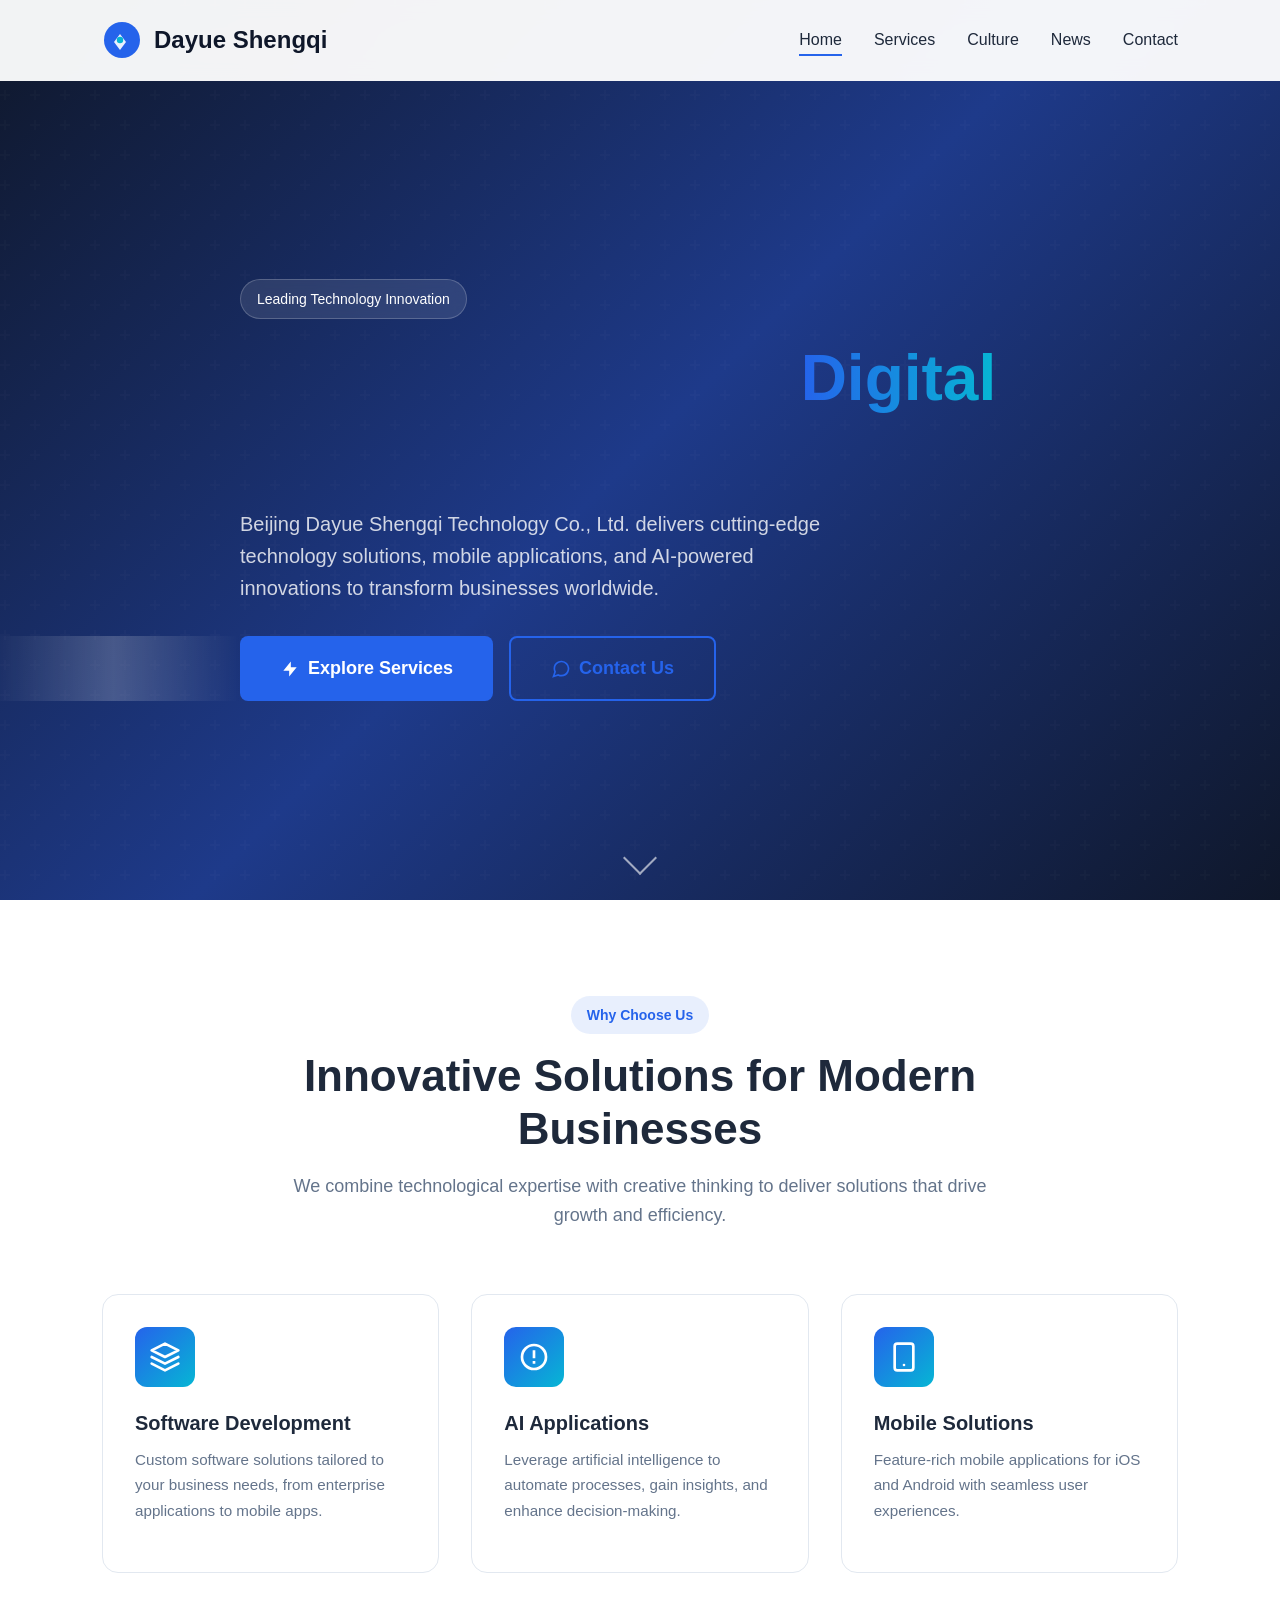
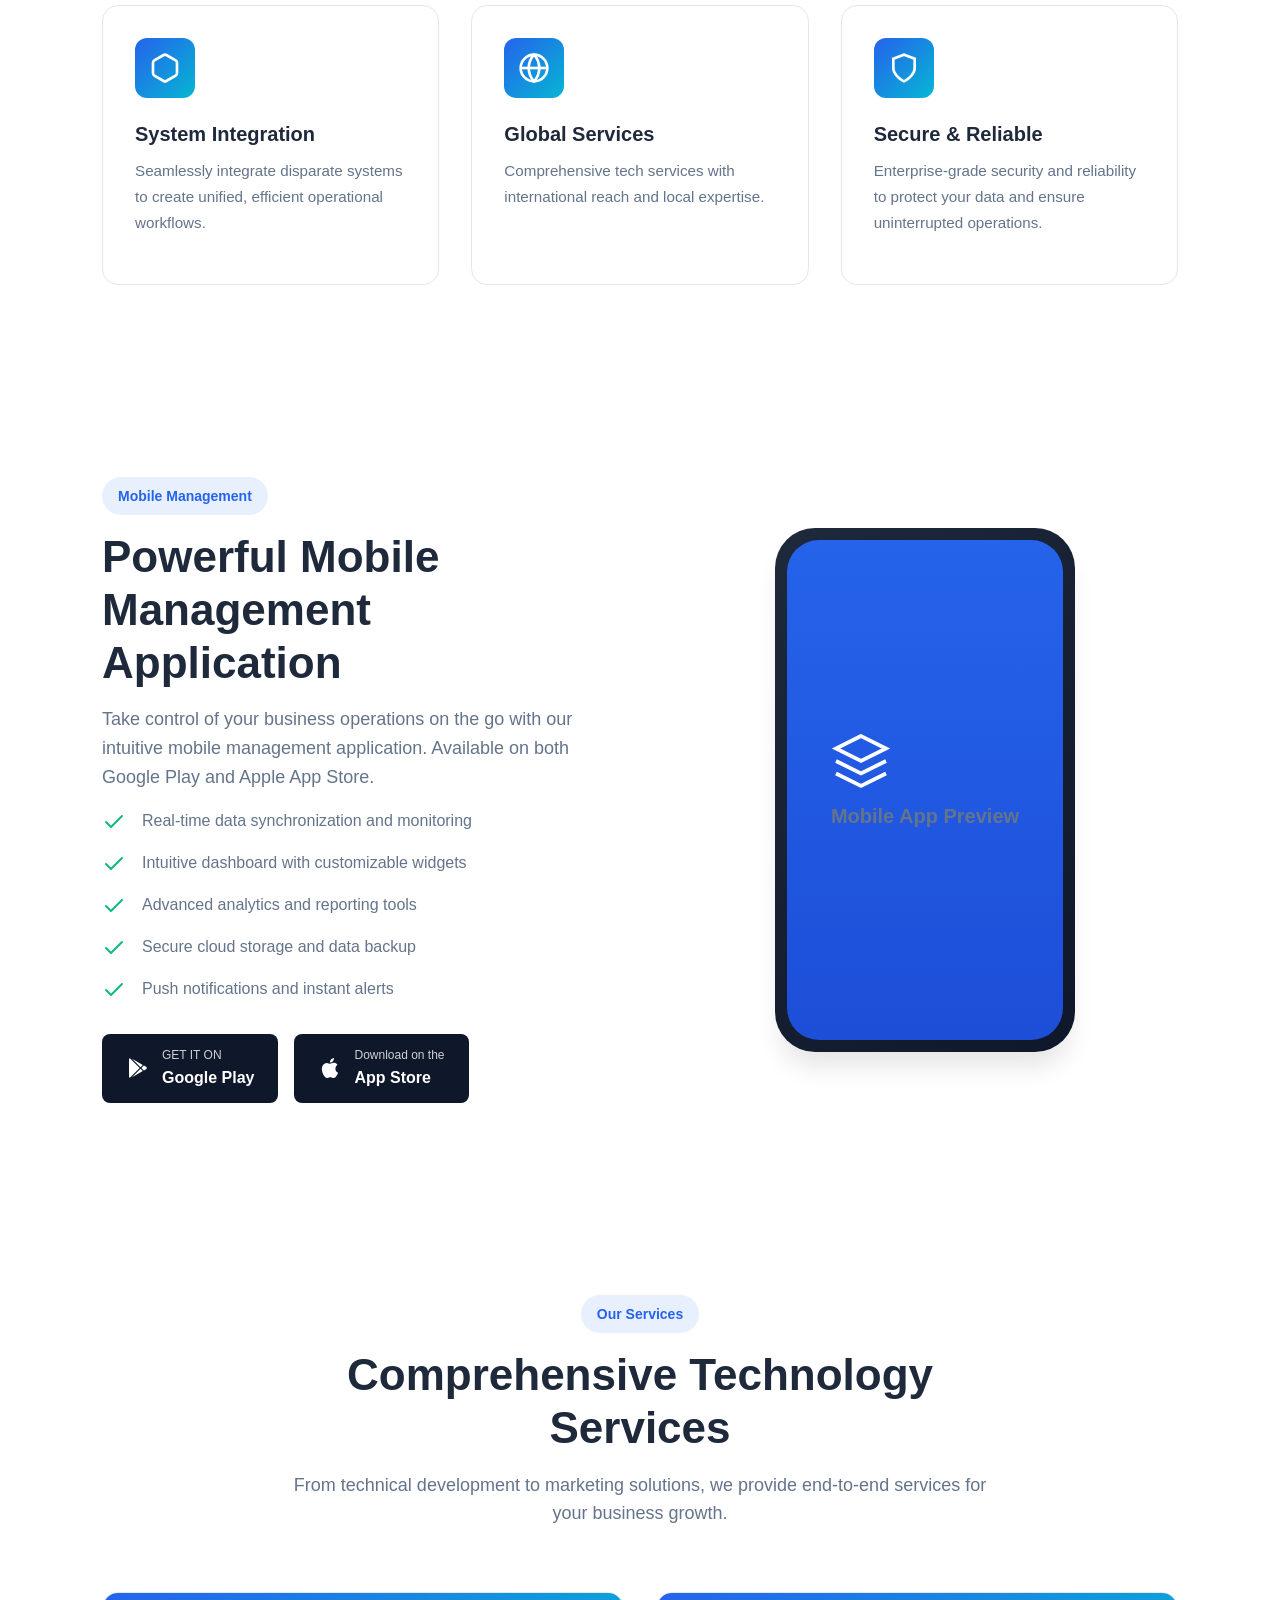
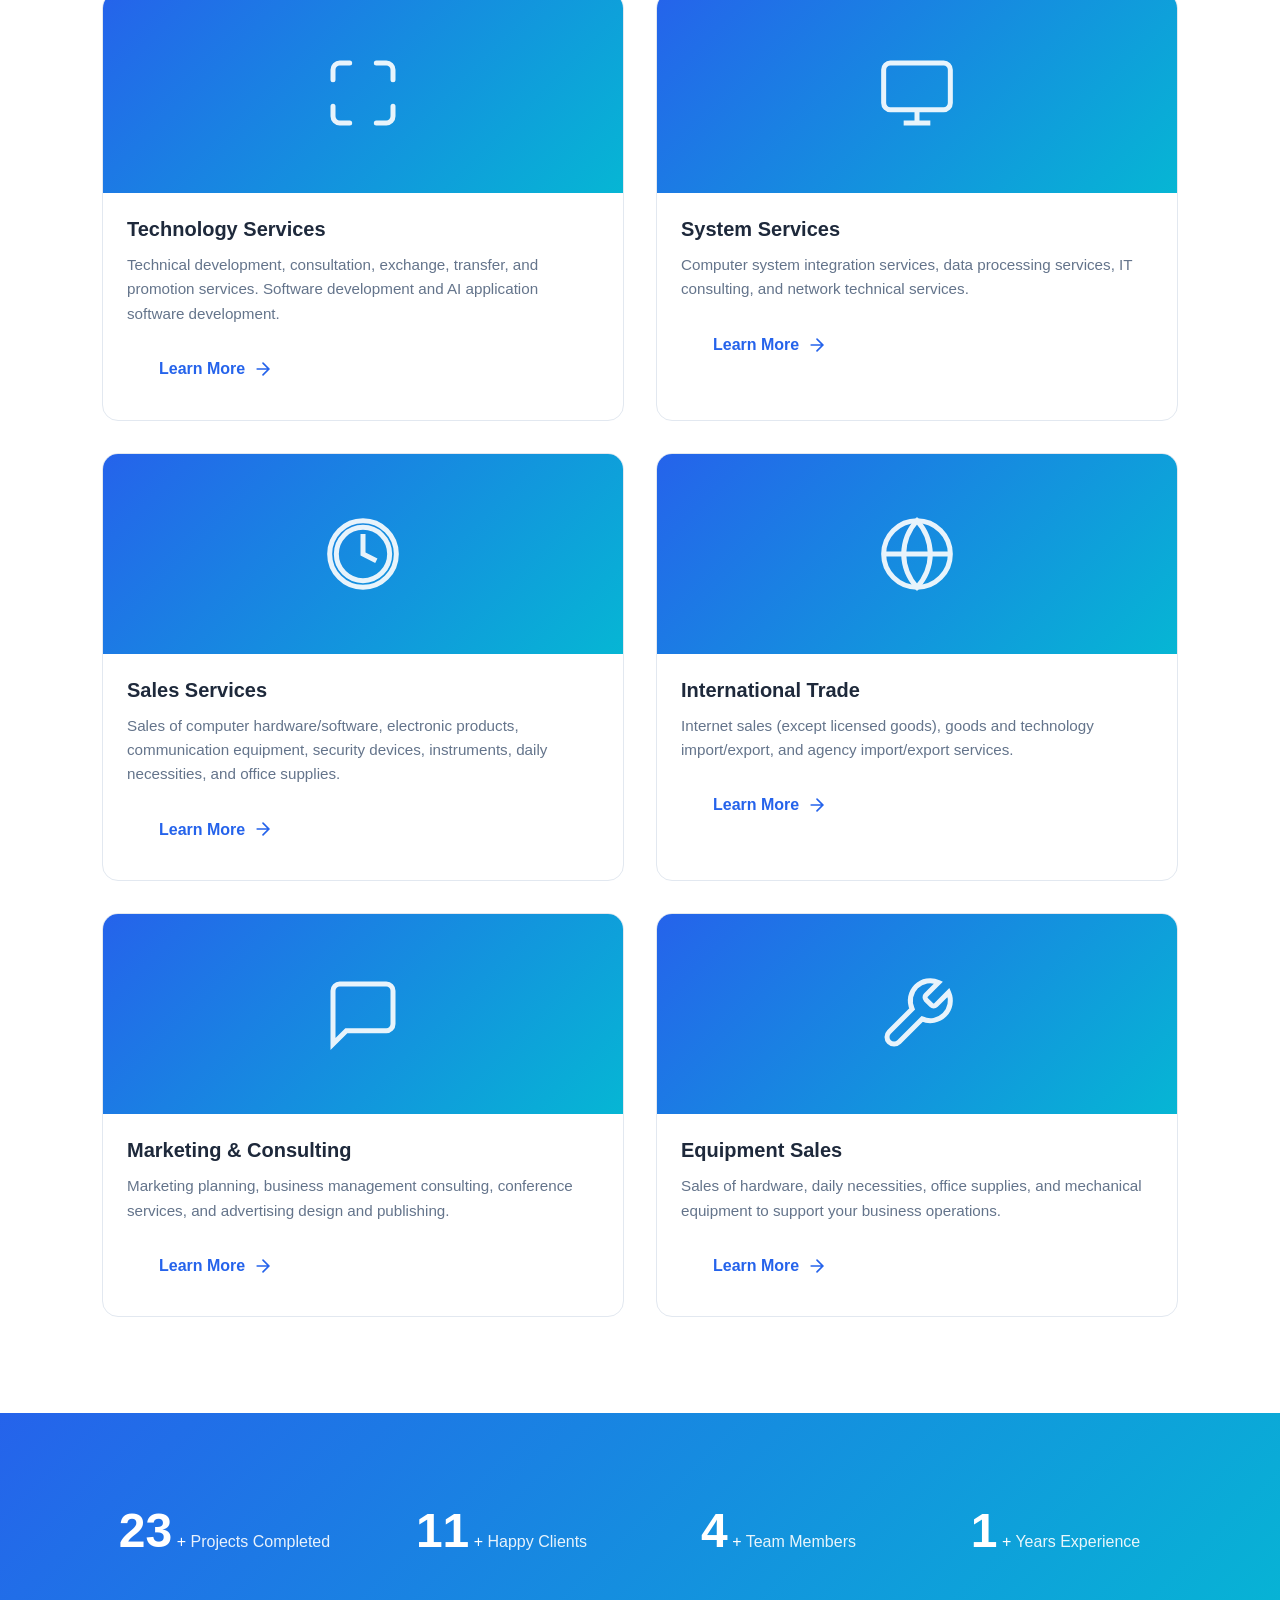
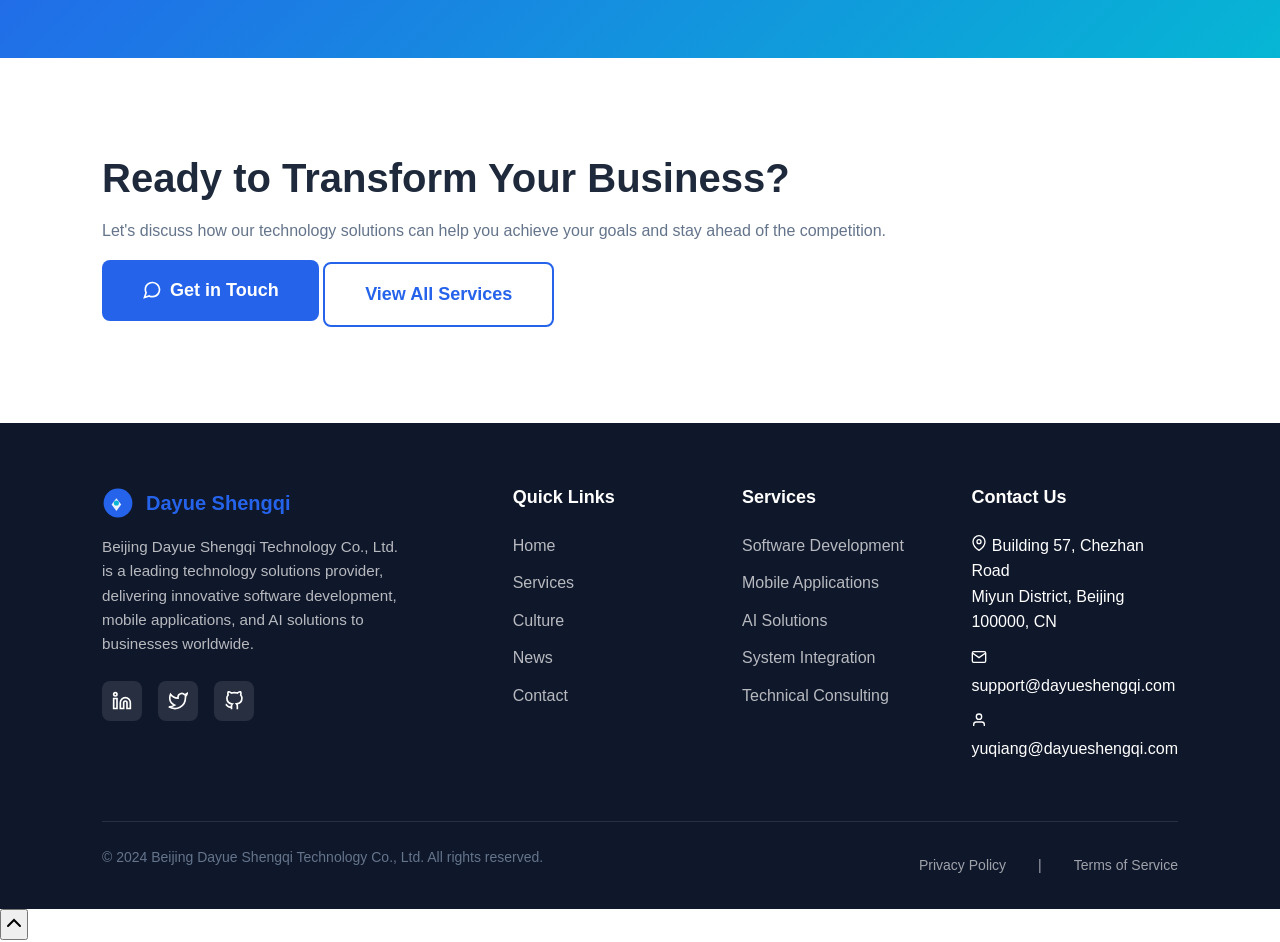
<file: index.html>
<!DOCTYPE html>
<html lang="en">
<head>
    <meta charset="UTF-8">
    <meta name="viewport" content="width=device-width, initial-scale=1.0">
    <meta name="description" content="Beijing Dayue Shengqi Technology Co., Ltd. - Professional technology solutions provider specializing in software development, mobile applications, AI solutions, and comprehensive tech services for global markets.">
    <meta name="keywords" content="technology, software development, mobile apps, AI, system integration, Beijing tech company, Dayue Shengqi">
    <meta name="author" content="Beijing Dayue Shengqi Technology Co., Ltd.">
    <meta name="robots" content="index, follow">
    <meta property="og:title" content="Beijing Dayue Shengqi Technology Co., Ltd.">
    <meta property="og:description" content="Professional technology solutions provider for global markets">
    <meta property="og:type" content="website">
    <meta property="og:url" content="https://dayueshengqi.com">
    <meta name="twitter:card" content="summary_large_image">
    <title>Beijing Dayue Shengqi Technology Co., Ltd. | Innovative Technology Solutions</title>
    <link rel="canonical" href="https://dayueshengqi.com">
    <link rel="stylesheet" href="css/style.css">
    <link rel="stylesheet" href="css/animations.css">
    <link rel="stylesheet" href="css/responsive.css">
    <script type="application/ld+json">
    {
        "@context": "https://schema.org",
        "@type": "Organization",
        "name": "Beijing Dayue Shengqi Technology Co., Ltd.",
        "url": "https://dayueshengqi.com",
        "address": {
            "@type": "PostalAddress",
            "streetAddress": "Building 57, Chezhan Road, Miyun District, 1st Floor, 2nd Floor",
            "addressLocality": "Beijing",
            "postalCode": "100000",
            "addressCountry": "CN"
        },
        "contactPoint": {
            "@type": "ContactPoint",
            "email": "support@dayueshengqi.com",
            "contactType": "customer service"
        }
    }
    </script>
</head>
<body>
    <!-- Preloader -->
    <div class="preloader">
        <div class="preloader-content">
            <svg class="preloader-logo" viewBox="0 0 100 100" width="80" height="80">
                <circle cx="50" cy="50" r="45" fill="#2563eb"/>
                <path d="M30 55 L45 35 L60 55 L45 75 Z" fill="#ffffff" opacity="0.9"/>
                <circle cx="45" cy="50" r="8" fill="#06b6d4"/>
            </svg>
            <div class="preloader-bar">
                <div class="preloader-progress"></div>
            </div>
        </div>
    </div>

    <!-- Header -->
    <header class="header">
        <div class="container">
            <a href="index.html" class="logo">
                <svg viewBox="0 0 100 100" width="40" height="40">
                    <circle cx="50" cy="50" r="45" fill="#2563eb"/>
                    <path d="M30 55 L45 35 L60 55 L45 75 Z" fill="#ffffff" opacity="0.9"/>
                    <circle cx="45" cy="50" r="8" fill="#06b6d4"/>
                </svg>
                <span>Dayue Shengqi</span>
            </a>
            <nav class="nav">
                <ul class="nav-menu">
                    <li><a href="index.html" class="active">Home</a></li>
                    <li><a href="services.html">Services</a></li>
                    <li><a href="culture.html">Culture</a></li>
                    <li><a href="news.html">News</a></li>
                    <li><a href="contact.html">Contact</a></li>
                </ul>
            </nav>
            <button class="mobile-menu-btn" aria-label="Toggle menu">
                <svg viewBox="0 0 24 24" width="24" height="24">
                    <path d="M3 12h18M3 6h18M3 18h18" stroke="currentColor" stroke-width="2" stroke-linecap="round"/>
                </svg>
            </button>
        </div>
    </header>

    <!-- Hero Section -->
    <section class="hero">
        <div class="hero-bg">
            <div class="hero-shape hero-shape-1"></div>
            <div class="hero-shape hero-shape-2"></div>
            <div class="hero-shape hero-shape-3"></div>
        </div>
        <div class="container">
            <div class="hero-content">
                <span class="hero-badge animate-fade-in">Leading Technology Innovation</span>
                <h1 class="hero-title">
                    <span class="hero-title-word delay-100">Empowering</span>
                    <span class="hero-title-word delay-200">Your</span>
                    <span class="hero-title-word delay-300 gradient-text">Digital</span>
                    <span class="hero-title-word delay-400">Future</span>
                </h1>
                <p class="hero-subtitle animate-fade-in-up delay-500">
                    Beijing Dayue Shengqi Technology Co., Ltd. delivers cutting-edge technology solutions, mobile applications, and AI-powered innovations to transform businesses worldwide.
                </p>
                <div class="hero-buttons animate-fade-in-up delay-600">
                    <a href="services.html" class="btn btn-primary btn-lg btn-slide">
                        <svg viewBox="0 0 24 24" width="20" height="20"><path d="M13 10V3L4 14h7v7l9-11h-7z" fill="currentColor"/></svg>
                        Explore Services
                    </a>
                    <a href="contact.html" class="btn btn-outline btn-lg">
                        <svg viewBox="0 0 24 24" width="20" height="20"><path d="M21 11.5a8.38 8.38 0 0 1-.9 3.8 8.5 8.5 0 0 1-7.6 4.7 8.38 8.38 0 0 1-3.8-.9L3 21l1.9-5.7a8.38 8.38 0 0 1-.9-3.8 8.5 8.5 0 0 1 4.7-7.6 8.38 8.38 0 0 1 3.8-.9h.5a8.48 8.48 0 0 1 8 8v.5z" fill="none" stroke="currentColor" stroke-width="2"/></svg>
                        Contact Us
                    </a>
                </div>
            </div>
        </div>
        <div class="scroll-indicator"></div>
    </section>

    <!-- Features Section -->
    <section class="section features-section">
        <div class="container">
            <div class="section-header text-center scroll-animate">
                <span class="section-badge">Why Choose Us</span>
                <h2 class="section-title">Innovative Solutions for Modern Businesses</h2>
                <p class="section-description">We combine technological expertise with creative thinking to deliver solutions that drive growth and efficiency.</p>
            </div>
            <div class="features-grid">
                <div class="feature-card scroll-animate hover-lift">
                    <div class="feature-icon">
                        <svg viewBox="0 0 24 24" width="32" height="32"><path d="M12 2L2 7l10 5 10-5-10-5zM2 17l10 5 10-5M2 12l10 5 10-5" fill="none" stroke="currentColor" stroke-width="2" stroke-linecap="round" stroke-linejoin="round"/></svg>
                    </div>
                    <h3 class="feature-title">Software Development</h3>
                    <p class="feature-description">Custom software solutions tailored to your business needs, from enterprise applications to mobile apps.</p>
                </div>
                <div class="feature-card scroll-animate hover-lift">
                    <div class="feature-icon">
                        <svg viewBox="0 0 24 24" width="32" height="32"><path d="M12 2a10 10 0 1 0 10 10A10 10 0 0 0 12 2zm0 18a8 8 0 1 1 8-8 8 8 0 0 1-8 8zm-1-13h2v6h-2zm0 8h2v2h-2z" fill="currentColor"/></svg>
                    </div>
                    <h3 class="feature-title">AI Applications</h3>
                    <p class="feature-description">Leverage artificial intelligence to automate processes, gain insights, and enhance decision-making.</p>
                </div>
                <div class="feature-card scroll-animate hover-lift">
                    <div class="feature-icon">
                        <svg viewBox="0 0 24 24" width="32" height="32"><rect x="5" y="2" width="14" height="20" rx="2" ry="2" fill="none" stroke="currentColor" stroke-width="2"/><line x1="12" y1="18" x2="12" y2="18" stroke="currentColor" stroke-width="2" stroke-linecap="round"/></svg>
                    </div>
                    <h3 class="feature-title">Mobile Solutions</h3>
                    <p class="feature-description">Feature-rich mobile applications for iOS and Android with seamless user experiences.</p>
                </div>
                <div class="feature-card scroll-animate hover-lift">
                    <div class="feature-icon">
                        <svg viewBox="0 0 24 24" width="32" height="32"><path d="M21 16V8a2 2 0 0 0-1-1.73l-7-4a2 2 0 0 0-2 0l-7 4A2 2 0 0 0 3 8v8a2 2 0 0 0 1 1.73l7 4a2 2 0 0 0 2 0l7-4A2 2 0 0 0 21 16z" fill="none" stroke="currentColor" stroke-width="2"/></svg>
                    </div>
                    <h3 class="feature-title">System Integration</h3>
                    <p class="feature-description">Seamlessly integrate disparate systems to create unified, efficient operational workflows.</p>
                </div>
                <div class="feature-card scroll-animate hover-lift">
                    <div class="feature-icon">
                        <svg viewBox="0 0 24 24" width="32" height="32"><circle cx="12" cy="12" r="10" fill="none" stroke="currentColor" stroke-width="2"/><line x1="2" y1="12" x2="22" y2="12" stroke="currentColor" stroke-width="2"/><path d="M12 2a15.3 15.3 0 0 1 4 10 15.3 15.3 0 0 1-4 10 15.3 15.3 0 0 1-4-10 15.3 15.3 0 0 1 4-10z" fill="none" stroke="currentColor" stroke-width="2"/></svg>
                    </div>
                    <h3 class="feature-title">Global Services</h3>
                    <p class="feature-description">Comprehensive tech services with international reach and local expertise.</p>
                </div>
                <div class="feature-card scroll-animate hover-lift">
                    <div class="feature-icon">
                        <svg viewBox="0 0 24 24" width="32" height="32"><path d="M12 22s8-4 8-10V5l-8-3-8 3v7c0 6 8 10 8 10z" fill="none" stroke="currentColor" stroke-width="2"/></svg>
                    </div>
                    <h3 class="feature-title">Secure & Reliable</h3>
                    <p class="feature-description">Enterprise-grade security and reliability to protect your data and ensure uninterrupted operations.</p>
                </div>
            </div>
        </div>
    </section>

    <!-- Mobile App Section -->
    <section class="section app-section">
        <div class="container">
            <div class="app-showcase">
                <div class="app-content scroll-animate-left">
                    <span class="section-badge">Mobile Management</span>
                    <h2 class="section-title">Powerful Mobile Management Application</h2>
                    <p class="section-description">
                        Take control of your business operations on the go with our intuitive mobile management application. Available on both Google Play and Apple App Store.
                    </p>
                    <ul class="app-features">
                        <li>
                            <svg viewBox="0 0 24 24" width="20" height="20"><path d="M20 6L9 17l-5-5" fill="none" stroke="currentColor" stroke-width="2" stroke-linecap="round" stroke-linejoin="round"/></svg>
                            Real-time data synchronization and monitoring
                        </li>
                        <li>
                            <svg viewBox="0 0 24 24" width="20" height="20"><path d="M20 6L9 17l-5-5" fill="none" stroke="currentColor" stroke-width="2" stroke-linecap="round" stroke-linejoin="round"/></svg>
                            Intuitive dashboard with customizable widgets
                        </li>
                        <li>
                            <svg viewBox="0 0 24 24" width="20" height="20"><path d="M20 6L9 17l-5-5" fill="none" stroke="currentColor" stroke-width="2" stroke-linecap="round" stroke-linejoin="round"/></svg>
                            Advanced analytics and reporting tools
                        </li>
                        <li>
                            <svg viewBox="0 0 24 24" width="20" height="20"><path d="M20 6L9 17l-5-5" fill="none" stroke="currentColor" stroke-width="2" stroke-linecap="round" stroke-linejoin="round"/></svg>
                            Secure cloud storage and data backup
                        </li>
                        <li>
                            <svg viewBox="0 0 24 24" width="20" height="20"><path d="M20 6L9 17l-5-5" fill="none" stroke="currentColor" stroke-width="2" stroke-linecap="round" stroke-linejoin="round"/></svg>
                            Push notifications and instant alerts
                        </li>
                    </ul>
                    <div class="app-buttons">
                        <a href="https://play.google.com/store" target="_blank" rel="noopener" class="store-badge">
                            <svg viewBox="0 0 24 24" width="24" height="24"><path d="M3 20.5v-17c0-.59.34-1.11.84-1.35L13.69 12l-9.85 9.85c-.5-.24-.84-.76-.84-1.35zm13.81-5.38L6.05 21.34l8.49-8.49 2.27 2.27zm3.35-4.31c.34.27.59.69.59 1.19s-.22.9-.57 1.18l-2.29 1.32-2.5-2.5 2.5-2.5 2.27 1.31zM6.05 2.66l10.76 6.22-2.27 2.27L6.05 2.66z" fill="currentColor"/></svg>
                            <div class="store-badge-text">
                                <span>GET IT ON</span>
                                <strong>Google Play</strong>
                            </div>
                        </a>
                        <a href="https://www.apple.com/app-store/" target="_blank" rel="noopener" class="store-badge">
                            <svg viewBox="0 0 24 24" width="24" height="24"><path d="M18.71 19.5c-.83 1.24-1.71 2.45-3.05 2.47-1.34.03-1.77-.79-3.29-.79-1.53 0-2 .77-3.27.82-1.31.05-2.3-1.32-3.14-2.53C4.25 17 2.94 12.45 4.7 9.39c.87-1.52 2.43-2.48 4.12-2.51 1.28-.02 2.5.87 3.29.87.78 0 2.26-1.07 3.81-.91.65.03 2.47.26 3.64 1.98-.09.06-2.17 1.28-2.15 3.81.03 3.02 2.65 4.03 2.68 4.04-.03.07-.42 1.44-1.38 2.83M13 3.5c.73-.83 1.94-1.46 2.94-1.5.13 1.17-.34 2.35-1.04 3.19-.69.85-1.83 1.51-2.95 1.42-.15-1.15.41-2.35 1.05-3.11z" fill="currentColor"/></svg>
                            <div class="store-badge-text">
                                <span>Download on the</span>
                                <strong>App Store</strong>
                            </div>
                        </a>
                    </div>
                </div>
                <div class="app-preview scroll-animate-right">
                    <div class="phone-mockup animate-float">
                        <div class="phone-screen">
                            <div class="phone-content">
                                <svg viewBox="0 0 24 24" width="60" height="60"><path d="M12 2L2 7l10 5 10-5-10-5zM2 17l10 5 10-5M2 12l10 5 10-5" fill="none" stroke="currentColor" stroke-width="1.5"/></svg>
                                <p>Mobile App Preview</p>
                                <div class="phone-dots">
                                    <span></span><span></span><span></span>
                                </div>
                            </div>
                        </div>
                    </div>
                </div>
            </div>
        </div>
    </section>

    <!-- Services Preview -->
    <section class="section services-preview">
        <div class="container">
            <div class="section-header text-center scroll-animate">
                <span class="section-badge">Our Services</span>
                <h2 class="section-title">Comprehensive Technology Services</h2>
                <p class="section-description">From technical development to marketing solutions, we provide end-to-end services for your business growth.</p>
            </div>
            <div class="services-grid">
                <div class="service-card scroll-animate hover-lift">
                    <div class="service-image">
                        <svg viewBox="0 0 24 24" width="80" height="80"><path d="M8 3H5a2 2 0 0 0-2 2v3m18 0V5a2 2 0 0 0-2-2h-3m0 18h3a2 2 0 0 0 2-2v-3M3 16v3a2 2 0 0 0 2 2h3" fill="none" stroke="currentColor" stroke-width="1.5" stroke-linecap="round"/></svg>
                    </div>
                    <div class="service-content">
                        <h3 class="service-title">Technology Services</h3>
                        <p class="service-description">Technical development, consultation, exchange, transfer, and promotion services. Software development and AI application software development.</p>
                        <a href="services.html" class="btn btn-text">
                            Learn More
                            <svg viewBox="0 0 24 24" width="16" height="16"><path d="M5 12h14M12 5l7 7-7 7" fill="none" stroke="currentColor" stroke-width="2" stroke-linecap="round"/></svg>
                        </a>
                    </div>
                </div>
                <div class="service-card scroll-animate hover-lift">
                    <div class="service-image">
                        <svg viewBox="0 0 24 24" width="80" height="80"><rect x="2" y="3" width="20" height="14" rx="2" fill="none" stroke="currentColor" stroke-width="1.5"/><line x1="8" y1="21" x2="16" y2="21" stroke="currentColor" stroke-width="1.5"/><line x1="12" y1="17" x2="12" y2="21" stroke="currentColor" stroke-width="1.5"/></svg>
                    </div>
                    <div class="service-content">
                        <h3 class="service-title">System Services</h3>
                        <p class="service-description">Computer system integration services, data processing services, IT consulting, and network technical services.</p>
                        <a href="services.html" class="btn btn-text">
                            Learn More
                            <svg viewBox="0 0 24 24" width="16" height="16"><path d="M5 12h14M12 5l7 7-7 7" fill="none" stroke="currentColor" stroke-width="2" stroke-linecap="round"/></svg>
                        </a>
                    </div>
                </div>
                <div class="service-card scroll-animate hover-lift">
                    <div class="service-image">
                        <svg viewBox="0 0 24 24" width="80" height="80"><path d="M12 2a10 10 0 1 0 10 10 10 10 0 0 0-10-10zm0 18a8 8 0 1 1 8-8 8 8 0 0 1-8 8z" fill="none" stroke="currentColor" stroke-width="1.5"/><path d="M12 6v6l4 2" fill="none" stroke="currentColor" stroke-width="1.5"/></svg>
                    </div>
                    <div class="service-content">
                        <h3 class="service-title">Sales Services</h3>
                        <p class="service-description">Sales of computer hardware/software, electronic products, communication equipment, security devices, instruments, daily necessities, and office supplies.</p>
                        <a href="services.html" class="btn btn-text">
                            Learn More
                            <svg viewBox="0 0 24 24" width="16" height="16"><path d="M5 12h14M12 5l7 7-7 7" fill="none" stroke="currentColor" stroke-width="2" stroke-linecap="round"/></svg>
                        </a>
                    </div>
                </div>
                <div class="service-card scroll-animate hover-lift">
                    <div class="service-image">
                        <svg viewBox="0 0 24 24" width="80" height="80"><circle cx="12" cy="12" r="10" fill="none" stroke="currentColor" stroke-width="1.5"/><line x1="2" y1="12" x2="22" y2="12" stroke="currentColor" stroke-width="1.5"/><path d="M12 2a15.3 15.3 0 0 1 4 10 15.3 15.3 0 0 1-4 10 15.3 15.3 0 0 1-4-10 15.3 15.3 0 0 1 4-10z" fill="none" stroke="currentColor" stroke-width="1.5"/></svg>
                    </div>
                    <div class="service-content">
                        <h3 class="service-title">International Trade</h3>
                        <p class="service-description">Internet sales (except licensed goods), goods and technology import/export, and agency import/export services.</p>
                        <a href="services.html" class="btn btn-text">
                            Learn More
                            <svg viewBox="0 0 24 24" width="16" height="16"><path d="M5 12h14M12 5l7 7-7 7" fill="none" stroke="currentColor" stroke-width="2" stroke-linecap="round"/></svg>
                        </a>
                    </div>
                </div>
                <div class="service-card scroll-animate hover-lift">
                    <div class="service-image">
                        <svg viewBox="0 0 24 24" width="80" height="80"><path d="M21 15a2 2 0 0 1-2 2H7l-4 4V5a2 2 0 0 1 2-2h14a2 2 0 0 1 2 2z" fill="none" stroke="currentColor" stroke-width="1.5"/></svg>
                    </div>
                    <div class="service-content">
                        <h3 class="service-title">Marketing & Consulting</h3>
                        <p class="service-description">Marketing planning, business management consulting, conference services, and advertising design and publishing.</p>
                        <a href="services.html" class="btn btn-text">
                            Learn More
                            <svg viewBox="0 0 24 24" width="16" height="16"><path d="M5 12h14M12 5l7 7-7 7" fill="none" stroke="currentColor" stroke-width="2" stroke-linecap="round"/></svg>
                        </a>
                    </div>
                </div>
                <div class="service-card scroll-animate hover-lift">
                    <div class="service-image">
                        <svg viewBox="0 0 24 24" width="80" height="80"><path d="M14.7 6.3a1 1 0 0 0 0 1.4l1.6 1.6a1 1 0 0 0 1.4 0l3.77-3.77a6 6 0 0 1-7.94 7.94l-6.91 6.91a2.12 2.12 0 0 1-3-3l6.91-6.91a6 6 0 0 1 7.94-7.94l-3.76 3.76z" fill="none" stroke="currentColor" stroke-width="1.5"/></svg>
                    </div>
                    <div class="service-content">
                        <h3 class="service-title">Equipment Sales</h3>
                        <p class="service-description">Sales of hardware, daily necessities, office supplies, and mechanical equipment to support your business operations.</p>
                        <a href="services.html" class="btn btn-text">
                            Learn More
                            <svg viewBox="0 0 24 24" width="16" height="16"><path d="M5 12h14M12 5l7 7-7 7" fill="none" stroke="currentColor" stroke-width="2" stroke-linecap="round"/></svg>
                        </a>
                    </div>
                </div>
            </div>
        </div>
    </section>

    <!-- Stats Section -->
    <section class="section stats-section">
        <div class="container">
            <div class="stats-grid">
                <div class="stat-item scroll-animate">
                    <span class="stat-number counter" data-counter="100">0</span>
                    <span class="stat-suffix">+</span>
                    <span class="stat-label">Projects Completed</span>
                </div>
                <div class="stat-item scroll-animate">
                    <span class="stat-number counter" data-counter="50">0</span>
                    <span class="stat-suffix">+</span>
                    <span class="stat-label">Happy Clients</span>
                </div>
                <div class="stat-item scroll-animate">
                    <span class="stat-number counter" data-counter="20">0</span>
                    <span class="stat-suffix">+</span>
                    <span class="stat-label">Team Members</span>
                </div>
                <div class="stat-item scroll-animate">
                    <span class="stat-number counter" data-counter="5">0</span>
                    <span class="stat-suffix">+</span>
                    <span class="stat-label">Years Experience</span>
                </div>
            </div>
        </div>
    </section>

    <!-- CTA Section -->
    <section class="section cta-section">
        <div class="container">
            <div class="cta-content text-center scroll-animate">
                <h2 class="cta-title">Ready to Transform Your Business?</h2>
                <p class="cta-description">Let's discuss how our technology solutions can help you achieve your goals and stay ahead of the competition.</p>
                <div class="cta-buttons">
                    <a href="contact.html" class="btn btn-primary btn-lg">
                        <svg viewBox="0 0 24 24" width="20" height="20"><path d="M21 11.5a8.38 8.38 0 0 1-.9 3.8 8.5 8.5 0 0 1-7.6 4.7 8.38 8.38 0 0 1-3.8-.9L3 21l1.9-5.7a8.38 8.38 0 0 1-.9-3.8 8.5 8.5 0 0 1 4.7-7.6 8.38 8.38 0 0 1 3.8-.9h.5a8.48 8.48 0 0 1 8 8v.5z" fill="none" stroke="currentColor" stroke-width="2"/></svg>
                        Get in Touch
                    </a>
                    <a href="services.html" class="btn btn-outline btn-lg">
                        View All Services
                    </a>
                </div>
            </div>
        </div>
    </section>

    <!-- Footer -->
    <footer class="footer">
        <div class="container">
            <div class="footer-grid">
                <div class="footer-brand">
                    <a href="index.html" class="footer-logo">
                        <svg viewBox="0 0 100 100" width="32" height="32">
                            <circle cx="50" cy="50" r="45" fill="#2563eb"/>
                            <path d="M30 55 L45 35 L60 55 L45 75 Z" fill="#ffffff" opacity="0.9"/>
                            <circle cx="45" cy="50" r="8" fill="#06b6d4"/>
                        </svg>
                        <span>Dayue Shengqi</span>
                    </a>
                    <p class="footer-description">
                        Beijing Dayue Shengqi Technology Co., Ltd. is a leading technology solutions provider, delivering innovative software development, mobile applications, and AI solutions to businesses worldwide.
                    </p>
                    <div class="footer-social">
                        <a href="#" class="social-link" aria-label="LinkedIn">
                            <svg viewBox="0 0 24 24" width="18" height="18"><path d="M16 8a6 6 0 0 1 6 6v7h-4v-7a2 2 0 0 0-2-2 2 2 0 0 0-2 2v7h-4v-7a6 6 0 0 1 6-6zM2 9h4v12H2z" fill="none" stroke="currentColor" stroke-width="2"/><circle cx="4" cy="4" r="2" fill="none" stroke="currentColor" stroke-width="2"/></svg>
                        </a>
                        <a href="#" class="social-link" aria-label="Twitter">
                            <svg viewBox="0 0 24 24" width="18" height="18"><path d="M23 3a10.9 10.9 0 0 1-3.14 1.53 4.48 4.48 0 0 0-7.86 3v1A10.66 10.66 0 0 1 3 4s-4 9 5 13a11.64 11.64 0 0 1-7 2c9 5 20 0 20-11.5a4.5 4.5 0 0 0-.08-.83A7.72 7.72 0 0 0 23 3z" fill="none" stroke="currentColor" stroke-width="2"/></svg>
                        </a>
                        <a href="#" class="social-link" aria-label="GitHub">
                            <svg viewBox="0 0 24 24" width="18" height="18"><path d="M9 19c-5 1.5-5-2.5-7-3m14 6v-3.87a3.37 3.37 0 0 0-.94-2.61c3.14-.35 6.44-1.54 6.44-7A5.44 5.44 0 0 0 20 4.77 5.07 5.07 0 0 0 19.91 1S18.73.65 16 2.48a13.38 13.38 0 0 0-7 0C6.27.65 5.09 1 5.09 1A5.07 5.07 0 0 0 5 4.77a5.44 5.44 0 0 0-1.5 3.78c0 5.42 3.3 6.61 6.44 7A3.37 3.37 0 0 0 9 18.13V22" fill="none" stroke="currentColor" stroke-width="2"/></svg>
                        </a>
                    </div>
                </div>
                <div class="footer-column">
                    <h4 class="footer-title">Quick Links</h4>
                    <ul class="footer-links">
                        <li><a href="index.html">Home</a></li>
                        <li><a href="services.html">Services</a></li>
                        <li><a href="culture.html">Culture</a></li>
                        <li><a href="news.html">News</a></li>
                        <li><a href="contact.html">Contact</a></li>
                    </ul>
                </div>
                <div class="footer-column">
                    <h4 class="footer-title">Services</h4>
                    <ul class="footer-links">
                        <li><a href="services.html">Software Development</a></li>
                        <li><a href="services.html">Mobile Applications</a></li>
                        <li><a href="services.html">AI Solutions</a></li>
                        <li><a href="services.html">System Integration</a></li>
                        <li><a href="services.html">Technical Consulting</a></li>
                    </ul>
                </div>
                <div class="footer-column">
                    <h4 class="footer-title">Contact Us</h4>
                    <ul class="footer-links contact-info-list">
                        <li>
                            <svg viewBox="0 0 24 24" width="16" height="16"><path d="M21 10c0 7-9 13-9 13s-9-6-9-13a9 9 0 0 1 18 0z" fill="none" stroke="currentColor" stroke-width="2"/><circle cx="12" cy="10" r="3" fill="none" stroke="currentColor" stroke-width="2"/></svg>
                            <span>Building 57, Chezhan Road<br>Miyun District, Beijing 100000, CN</span>
                        </li>
                        <li>
                            <svg viewBox="0 0 24 24" width="16" height="16"><path d="M4 4h16c1.1 0 2 .9 2 2v12c0 1.1-.9 2-2 2H4c-1.1 0-2-.9-2-2V6c0-1.1.9-2 2-2z" fill="none" stroke="currentColor" stroke-width="2"/><polyline points="22,6 12,13 2,6" fill="none" stroke="currentColor" stroke-width="2"/></svg>
                            <span>support@dayueshengqi.com</span>
                        </li>
                        <li>
                            <svg viewBox="0 0 24 24" width="16" height="16"><path d="M20 21v-2a4 4 0 0 0-4-4H8a4 4 0 0 0-4 4v2" fill="none" stroke="currentColor" stroke-width="2"/><circle cx="12" cy="7" r="4" fill="none" stroke="currentColor" stroke-width="2"/></svg>
                            <span>yuqiang@dayueshengqi.com</span>
                        </li>
                    </ul>
                </div>
            </div>
            <div class="footer-bottom">
                <p>&copy; 2024 Beijing Dayue Shengqi Technology Co., Ltd. All rights reserved.</p>
                <div class="footer-legal">
                    <a href="privacy.html">Privacy Policy</a>
                    <span class="separator">|</span>
                    <a href="terms.html">Terms of Service</a>
                </div>
            </div>
        </div>
    </footer>

    <!-- Back to Top Button -->
    <button class="back-to-top" aria-label="Back to top">
        <svg viewBox="0 0 24 24" width="24" height="24">
            <path d="M18 15l-6-6-6 6" fill="none" stroke="currentColor" stroke-width="2" stroke-linecap="round"/>
        </svg>
    </button>

    <script src="js/main.js"></script>
</body>
</html>
</file>
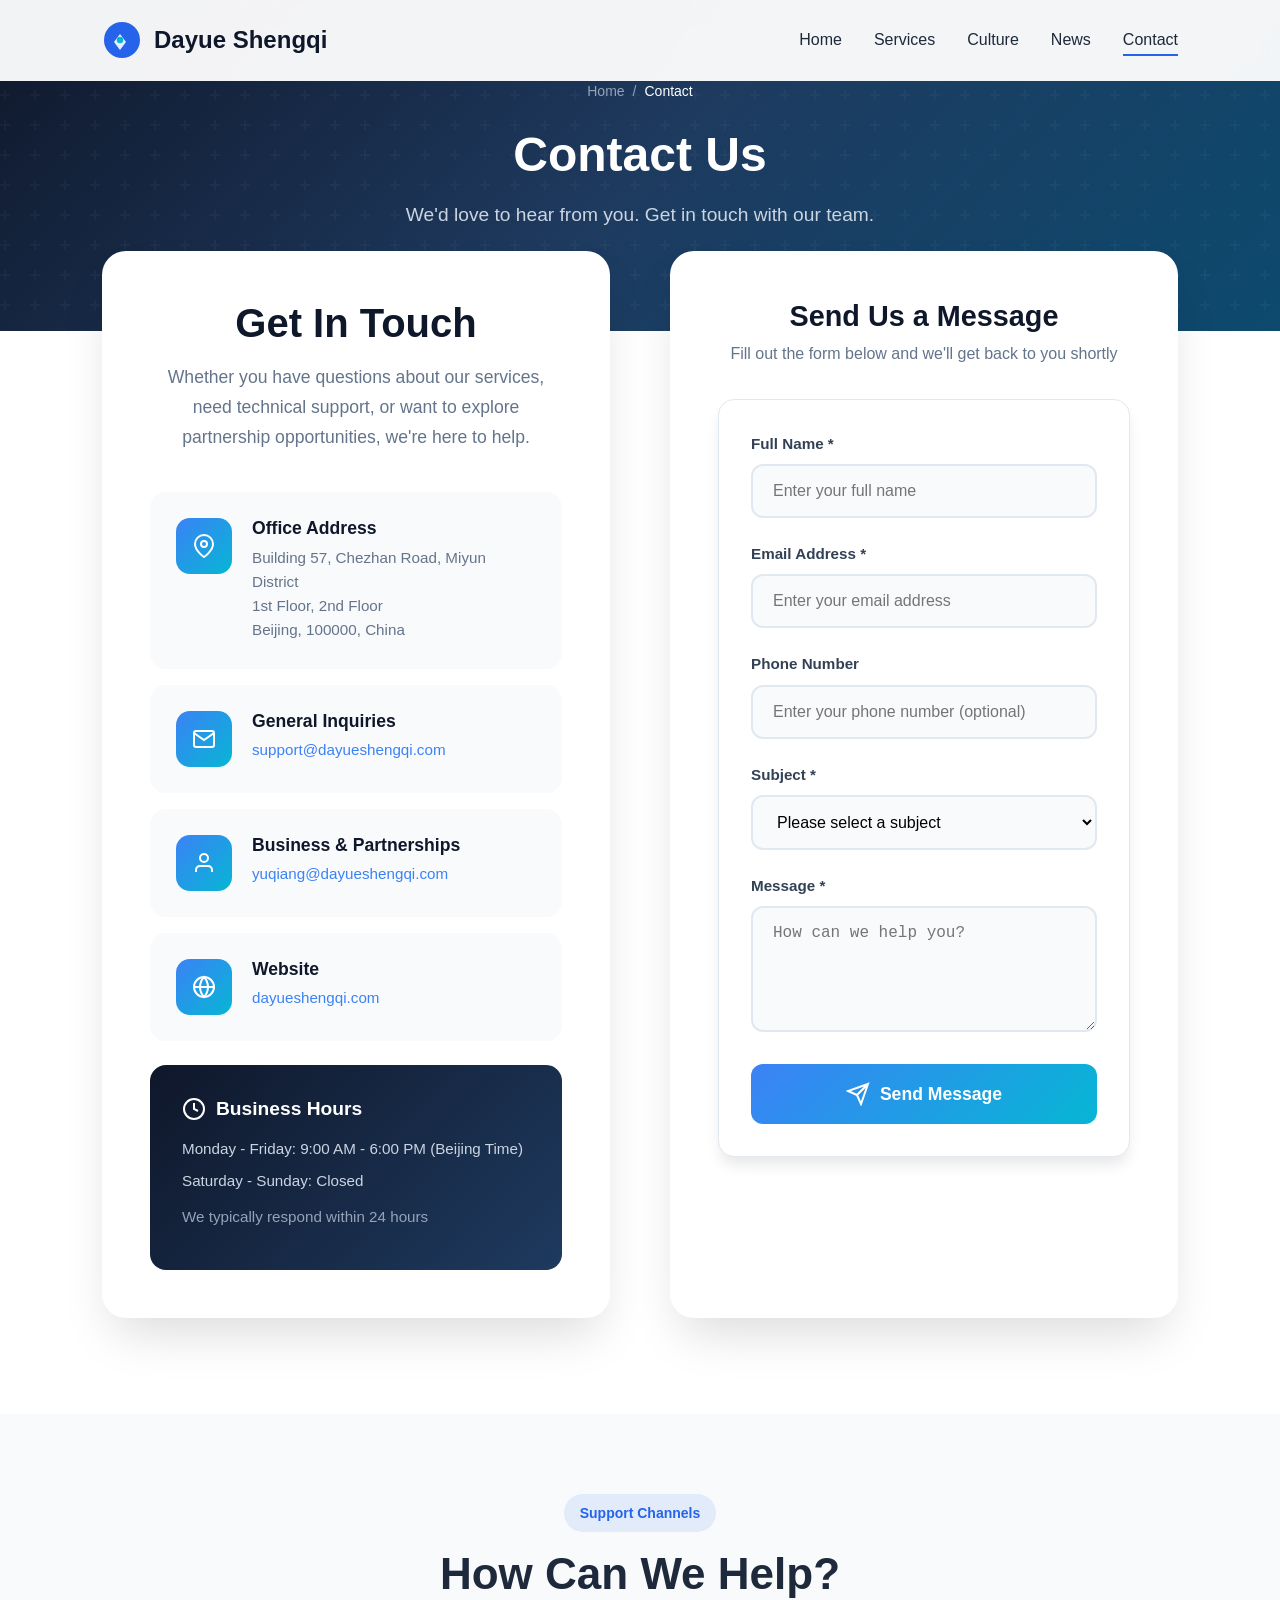
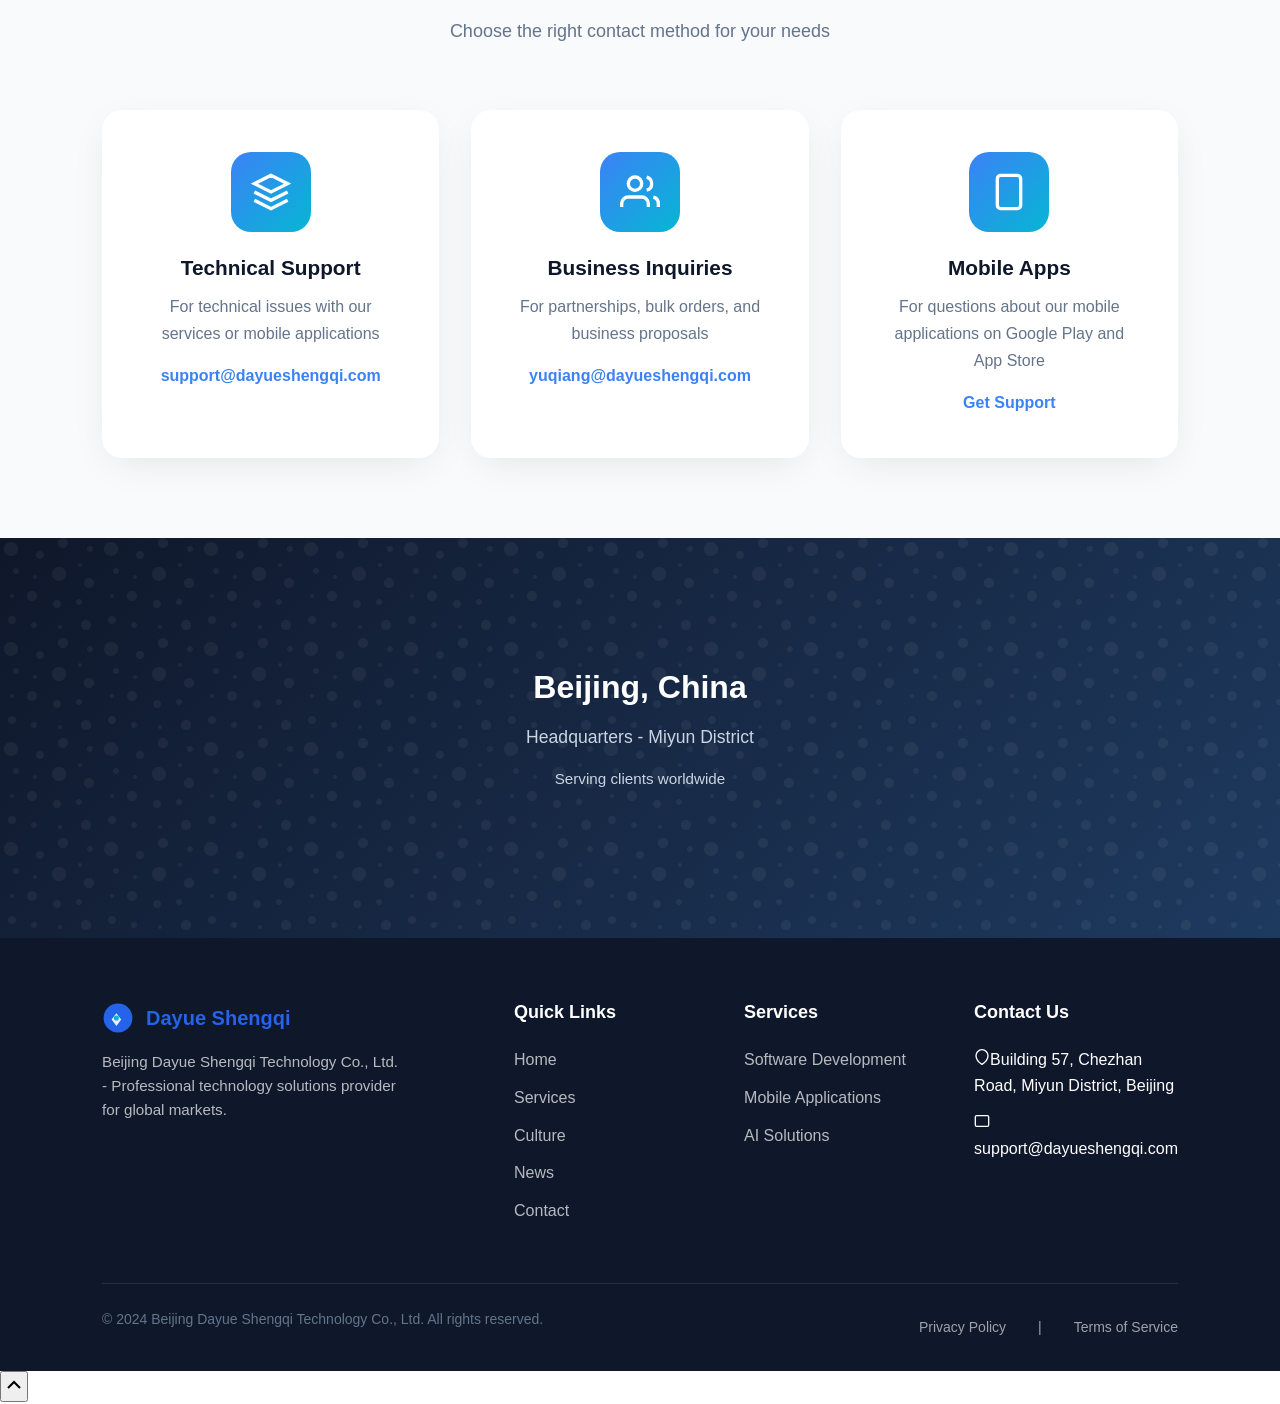
<file: contact.html>
<!DOCTYPE html>
<html lang="en">
<head>
    <meta charset="UTF-8">
    <meta name="viewport" content="width=device-width, initial-scale=1.0">
    <meta name="description" content="Contact Beijing Dayue Shengqi Technology Co., Ltd. - Get in touch with our team for technology solutions, partnerships, mobile app support, and business inquiries.">
    <meta name="keywords" content="contact Beijing tech company, Dayue Shengqi contact, technology partnership, mobile app support, business inquiries China">
    <meta name="author" content="Beijing Dayue Shengqi Technology Co., Ltd.">
    <meta name="robots" content="index, follow">
    <title>Contact Us | Beijing Dayue Shengqi Technology Co., Ltd.</title>
    <link rel="canonical" href="https://dayueshengqi.com/contact.html">
    <link rel="stylesheet" href="css/style.css">
    <link rel="stylesheet" href="css/animations.css">
    <link rel="stylesheet" href="css/responsive.css">
    <style>
        .contact-hero {
            background: linear-gradient(135deg, #0f172a 0%, #1e3a5f 50%, #0c4a6e 100%);
            padding: 80px 0 100px;
            position: relative;
            overflow: hidden;
        }

        .contact-hero::before {
            content: '';
            position: absolute;
            top: 0;
            left: 0;
            right: 0;
            bottom: 0;
            background: url("data:image/svg+xml,%3Csvg width='60' height='60' viewBox='0 0 60 60' xmlns='http://www.w3.org/2000/svg'%3E%3Cg fill='none' fill-rule='evenodd'%3E%3Cg fill='%23ffffff' fill-opacity='0.03'%3E%3Cpath d='M36 34v-4h-2v4h-4v2h4v4h2v-4h4v-2h-4zm0-30V0h-2v4h-4v2h4v4h2V6h4V4h-4zM6 34v-4H4v4H0v2h4v4h2v-4h4v-2H6zM6 4V0H4v4H0v2h4v4h2V6h4V4H6z'/%3E%3C/g%3E%3C/g%3E%3C/svg%3E");
            opacity: 1;
        }

        .contact-hero .container {
            position: relative;
            z-index: 2;
        }

        .contact-grid {
            display: grid;
            grid-template-columns: 1fr 1fr;
            gap: 60px;
            margin-top: -80px;
            position: relative;
            z-index: 3;
        }

        .contact-info-card {
            background: white;
            border-radius: 24px;
            padding: 48px;
            box-shadow: 0 25px 50px -12px rgba(0, 0, 0, 0.15);
        }

        .contact-form-card {
            background: white;
            border-radius: 24px;
            padding: 48px;
            box-shadow: 0 25px 50px -12px rgba(0, 0, 0, 0.15);
        }

        .contact-header {
            text-align: center;
            margin-bottom: 40px;
        }

        .contact-header h2 {
            font-size: 2.5rem;
            color: #0f172a;
            margin-bottom: 16px;
            font-weight: 700;
        }

        .contact-header p {
            color: #64748b;
            font-size: 1.1rem;
            line-height: 1.7;
        }

        .contact-item {
            display: flex;
            gap: 20px;
            padding: 24px;
            background: #f8fafc;
            border-radius: 16px;
            margin-bottom: 16px;
            transition: all 0.3s ease;
            border: 2px solid transparent;
        }

        .contact-item:hover {
            background: white;
            border-color: #3b82f6;
            transform: translateX(8px);
            box-shadow: 0 10px 40px -10px rgba(59, 130, 246, 0.3);
        }

        .contact-icon {
            width: 56px;
            height: 56px;
            background: linear-gradient(135deg, #3b82f6, #06b6d4);
            border-radius: 14px;
            display: flex;
            align-items: center;
            justify-content: center;
            flex-shrink: 0;
        }

        .contact-icon svg {
            color: white;
        }

        .contact-text h4 {
            font-size: 1.1rem;
            color: #0f172a;
            margin-bottom: 6px;
            font-weight: 600;
        }

        .contact-text p {
            color: #64748b;
            font-size: 0.95rem;
            line-height: 1.6;
            margin: 0;
        }

        .contact-text a {
            color: #3b82f6;
            text-decoration: none;
            font-weight: 500;
            transition: color 0.3s ease;
        }

        .contact-text a:hover {
            color: #1d4ed8;
        }

        .business-hours {
            background: linear-gradient(135deg, #0f172a, #1e3a5f);
            padding: 32px;
            border-radius: 16px;
            margin-top: 24px;
        }

        .business-hours h4 {
            color: white;
            font-size: 1.2rem;
            margin-bottom: 16px;
            display: flex;
            align-items: center;
            gap: 10px;
        }

        .business-hours p {
            color: #cbd5e1;
            margin-bottom: 8px;
            font-size: 0.95rem;
        }

        .form-header {
            text-align: center;
            margin-bottom: 32px;
        }

        .form-header h3 {
            font-size: 1.8rem;
            color: #0f172a;
            margin-bottom: 8px;
        }

        .form-header p {
            color: #64748b;
        }

        .form-group {
            margin-bottom: 24px;
        }

        .form-group label {
            display: block;
            margin-bottom: 8px;
            color: #334155;
            font-weight: 600;
            font-size: 0.95rem;
        }

        .form-group input,
        .form-group select,
        .form-group textarea {
            width: 100%;
            padding: 16px 20px;
            border: 2px solid #e2e8f0;
            border-radius: 12px;
            font-size: 1rem;
            transition: all 0.3s ease;
            background: #f8fafc;
        }

        .form-group input:focus,
        .form-group select:focus,
        .form-group textarea:focus {
            outline: none;
            border-color: #3b82f6;
            background: white;
            box-shadow: 0 0 0 4px rgba(59, 130, 246, 0.1);
        }

        .btn-submit {
            width: 100%;
            padding: 18px 32px;
            background: linear-gradient(135deg, #3b82f6, #06b6d4);
            color: white;
            border: none;
            border-radius: 12px;
            font-size: 1.1rem;
            font-weight: 600;
            cursor: pointer;
            transition: all 0.3s ease;
            display: flex;
            align-items: center;
            justify-content: center;
            gap: 10px;
        }

        .btn-submit:hover {
            transform: translateY(-3px);
            box-shadow: 0 15px 40px -10px rgba(59, 130, 246, 0.5);
        }

        .support-section {
            padding: 80px 0;
            background: #f8fafc;
        }

        .support-grid {
            display: grid;
            grid-template-columns: repeat(3, 1fr);
            gap: 32px;
            margin-top: 48px;
        }

        .support-card {
            background: white;
            padding: 40px;
            border-radius: 20px;
            text-align: center;
            box-shadow: 0 10px 40px -10px rgba(0, 0, 0, 0.1);
            transition: all 0.4s ease;
            border: 2px solid transparent;
        }

        .support-card:hover {
            transform: translateY(-10px);
            border-color: #3b82f6;
            box-shadow: 0 25px 60px -15px rgba(59, 130, 246, 0.3);
        }

        .support-icon {
            width: 80px;
            height: 80px;
            background: linear-gradient(135deg, #3b82f6, #06b6d4);
            border-radius: 20px;
            display: flex;
            align-items: center;
            justify-content: center;
            margin: 0 auto 24px;
        }

        .support-icon svg {
            width: 40px;
            height: 40px;
            color: white;
        }

        .support-card h3 {
            font-size: 1.3rem;
            color: #0f172a;
            margin-bottom: 12px;
        }

        .support-card p {
            color: #64748b;
            line-height: 1.7;
            margin-bottom: 16px;
        }

        .support-card a {
            color: #3b82f6;
            text-decoration: none;
            font-weight: 600;
            transition: color 0.3s ease;
        }

        .support-card a:hover {
            color: #1d4ed8;
        }

        .map-section {
            height: 400px;
            background: linear-gradient(135deg, #0f172a, #1e3a5f);
            display: flex;
            align-items: center;
            justify-content: center;
            position: relative;
            overflow: hidden;
        }

        .map-section::before {
            content: '';
            position: absolute;
            top: 0;
            left: 0;
            right: 0;
            bottom: 0;
            background: url("data:image/svg+xml,%3Csvg width='100' height='100' viewBox='0 0 100 100' xmlns='http://www.w3.org/2000/svg'%3E%3Cpath d='M11 18c3.866 0 7-3.134 7-7s-3.134-7-7-7-7 3.134-7 7 3.134 7 7 7zm48 25c3.866 0 7-3.134 7-7s-3.134-7-7-7-7 3.134-7 7 3.134 7 7 7zm-43-7c1.657 0 3-1.343 3-3s-1.343-3-3-3-3 1.343-3 3 1.343 3 3 3zm63 31c1.657 0 3-1.343 3-3s-1.343-3-3-3-3 1.343-3 3 1.343 3 3 3zM34 90c1.657 0 3-1.343 3-3s-1.343-3-3-3-3 1.343-3 3 1.343 3 3 3zm56-76c1.657 0 3-1.343 3-3s-1.343-3-3-3-3 1.343-3 3 1.343 3 3 3zM12 86c2.21 0 4-1.79 4-4s-1.79-4-4-4-4 1.79-4 4 1.79 4 4 4zm28-65c2.21 0 4-1.79 4-4s-1.79-4-4-4-4 1.79-4 4 1.79 4 4 4zm23-11c2.76 0 5-2.24 5-5s-2.24-5-5-5-5 2.24-5 5 2.24 5 5 5zm-6 60c2.21 0 4-1.79 4-4s-1.79-4-4-4-4 1.79-4 4 1.79 4 4 4zm29 22c2.76 0 5-2.24 5-5s-2.24-5-5-5-5 2.24-5 5 2.24 5 5 5zM32 63c2.76 0 5-2.24 5-5s-2.24-5-5-5-5 2.24-5 5 2.24 5 5 5zm57-13c2.76 0 5-2.24 5-5s-2.24-5-5-5-5 2.24-5 5 2.24 5 5 5zm-9-21c1.105 0 2-.895 2-2s-.895-2-2-2-2 .895-2 2 .895 2 2 2zM60 91c1.105 0 2-.895 2-2s-.895-2-2-2-2 .895-2 2 .895 2 2 2zM35 41c1.105 0 2-.895 2-2s-.895-2-2-2-2 .895-2 2 .895 2 2 2zM12 60c1.105 0 2-.895 2-2s-.895-2-2-2-2 .895-2 2 .895 2 2 2z' fill='%23ffffff' fill-opacity='0.05' fill-rule='evenodd'/%3E%3C/svg%3E");
        }

        .map-content {
            text-align: center;
            color: white;
            position: relative;
            z-index: 2;
        }

        .map-content h3 {
            font-size: 2rem;
            margin-bottom: 16px;
        }

        .map-content p {
            color: #cbd5e1;
            font-size: 1.1rem;
        }

        @media (max-width: 1024px) {
            .contact-grid {
                grid-template-columns: 1fr;
                gap: 40px;
            }

            .support-grid {
                grid-template-columns: 1fr;
            }

            .contact-info-card,
            .contact-form-card {
                padding: 32px;
            }
        }

        @media (max-width: 768px) {
            .contact-hero {
                padding: 60px 0 80px;
            }

            .contact-header h2 {
                font-size: 2rem;
            }

            .contact-item {
                padding: 20px;
            }

            .contact-icon {
                width: 48px;
                height: 48px;
            }
        }
    </style>
</head>
<body>
    <header class="header">
        <div class="container">
            <a href="index.html" class="logo">
                <svg viewBox="0 0 100 100" width="40" height="40"><circle cx="50" cy="50" r="45" fill="#2563eb"/><path d="M30 55 L45 35 L60 55 L45 75 Z" fill="#ffffff" opacity="0.9"/><circle cx="45" cy="50" r="8" fill="#06b6d4"/></svg>
                <span>Dayue Shengqi</span>
            </a>
            <nav class="nav">
                <ul class="nav-menu">
                    <li><a href="index.html">Home</a></li>
                    <li><a href="services.html">Services</a></li>
                    <li><a href="culture.html">Culture</a></li>
                    <li><a href="news.html">News</a></li>
                    <li><a href="contact.html" class="active">Contact</a></li>
                </ul>
            </nav>
            <button class="mobile-menu-btn" aria-label="Toggle menu">
                <svg viewBox="0 0 24 24" width="24" height="24"><path d="M3 12h18M3 6h18M3 18h18" stroke="currentColor" stroke-width="2" stroke-linecap="round"/></svg>
            </button>
        </div>
    </header>

    <section class="contact-hero">
        <div class="container">
            <nav class="breadcrumb" aria-label="Breadcrumb" style="justify-content: center; margin-bottom: 24px;"><a href="index.html" style="color: #94a3b8;">Home</a><span class="separator" style="color: #94a3b8;">/</span><span style="color: white;">Contact</span></nav>
            <h1 class="page-title animate-fade-in-up" style="text-align: center; color: white; font-size: 3rem; margin-bottom: 16px;">Contact Us</h1>
            <p class="page-subtitle animate-fade-in-up delay-200" style="text-align: center; color: #cbd5e1; font-size: 1.2rem;">We'd love to hear from you. Get in touch with our team.</p>
        </div>
    </section>

    <section class="section" style="padding-top: 0;">
        <div class="container">
            <div class="contact-grid">
                <div class="contact-info-card scroll-animate-left">
                    <div class="contact-header">
                        <h2>Get In Touch</h2>
                        <p>Whether you have questions about our services, need technical support, or want to explore partnership opportunities, we're here to help.</p>
                    </div>

                    <div class="contact-item">
                        <div class="contact-icon">
                            <svg viewBox="0 0 24 24" width="28" height="28"><path d="M21 10c0 7-9 13-9 13s-9-6-9-13a9 9 0 0 1 18 0z" fill="none" stroke="currentColor" stroke-width="2"/><circle cx="12" cy="10" r="3" fill="none" stroke="currentColor" stroke-width="2"/></svg>
                        </div>
                        <div class="contact-text">
                            <h4>Office Address</h4>
                            <p>Building 57, Chezhan Road, Miyun District<br>1st Floor, 2nd Floor<br>Beijing, 100000, China</p>
                        </div>
                    </div>

                    <div class="contact-item">
                        <div class="contact-icon">
                            <svg viewBox="0 0 24 24" width="28" height="28"><path d="M4 4h16c1.1 0 2 .9 2 2v12c0 1.1-.9 2-2 2H4c-1.1 0-2-.9-2-2V6c0-1.1.9-2 2-2z" fill="none" stroke="currentColor" stroke-width="2"/><polyline points="22,6 12,13 2,6" fill="none" stroke="currentColor" stroke-width="2"/></svg>
                        </div>
                        <div class="contact-text">
                            <h4>General Inquiries</h4>
                            <p><a href="mailto:support@dayueshengqi.com">support@dayueshengqi.com</a></p>
                        </div>
                    </div>

                    <div class="contact-item">
                        <div class="contact-icon">
                            <svg viewBox="0 0 24 24" width="28" height="28"><path d="M20 21v-2a4 4 0 0 0-4-4H8a4 4 0 0 0-4 4v2" fill="none" stroke="currentColor" stroke-width="2"/><circle cx="12" cy="7" r="4" fill="none" stroke="currentColor" stroke-width="2"/></svg>
                        </div>
                        <div class="contact-text">
                            <h4>Business & Partnerships</h4>
                            <p><a href="mailto:yuqiang@dayueshengqi.com">yuqiang@dayueshengqi.com</a></p>
                        </div>
                    </div>

                    <div class="contact-item">
                        <div class="contact-icon">
                            <svg viewBox="0 0 24 24" width="28" height="28"><circle cx="12" cy="12" r="10" fill="none" stroke="currentColor" stroke-width="2"/><line x1="2" y1="12" x2="22" y2="12" stroke="currentColor" stroke-width="2"/><path d="M12 2a15.3 15.3 0 0 1 4 10 15.3 15.3 0 0 1-4 10 15.3 15.3 0 0 1-4-10 15.3 15.3 0 0 1 4-10z" fill="none" stroke="currentColor" stroke-width="2"/></svg>
                        </div>
                        <div class="contact-text">
                            <h4>Website</h4>
                            <p><a href="https://dayueshengqi.com">dayueshengqi.com</a></p>
                        </div>
                    </div>

                    <div class="business-hours">
                        <h4>
                            <svg viewBox="0 0 24 24" width="24" height="24"><circle cx="12" cy="12" r="10" fill="none" stroke="currentColor" stroke-width="2"/><path d="M12 6v6l4 2" fill="none" stroke="currentColor" stroke-width="2"/></svg>
                            Business Hours
                        </h4>
                        <p>Monday - Friday: 9:00 AM - 6:00 PM (Beijing Time)</p>
                        <p>Saturday - Sunday: Closed</p>
                        <p style="margin-top: 12px; color: #94a3b8;">We typically respond within 24 hours</p>
                    </div>
                </div>

                <div class="contact-form-card scroll-animate-right">
                    <div class="form-header">
                        <h3>Send Us a Message</h3>
                        <p>Fill out the form below and we'll get back to you shortly</p>
                    </div>

                    <form class="contact-form" id="contactForm">
                        <div class="form-group">
                            <label for="name">Full Name *</label>
                            <input type="text" id="name" name="name" placeholder="Enter your full name" required>
                        </div>
                        <div class="form-group">
                            <label for="email">Email Address *</label>
                            <input type="email" id="email" name="email" placeholder="Enter your email address" required>
                        </div>
                        <div class="form-group">
                            <label for="phone">Phone Number</label>
                            <input type="tel" id="phone" name="phone" placeholder="Enter your phone number (optional)">
                        </div>
                        <div class="form-group">
                            <label for="subject">Subject *</label>
                            <select id="subject" name="subject" required>
                                <option value="">Please select a subject</option>
                                <option value="general">General Inquiry</option>
                                <option value="support">Technical Support</option>
                                <option value="partnership">Business Partnership</option>
                                <option value="sales">Sales Inquiry</option>
                                <option value="mobile-app">Mobile App Support</option>
                                <option value="feedback">Feedback</option>
                                <option value="other">Other</option>
                            </select>
                        </div>
                        <div class="form-group">
                            <label for="message">Message *</label>
                            <textarea id="message" name="message" rows="5" placeholder="How can we help you?" required></textarea>
                        </div>
                        <button type="submit" class="btn-submit">
                            <svg viewBox="0 0 24 24" width="24" height="24"><path d="M22 2L11 13M22 2l-7 20-4-9-9-4 20-7z" fill="none" stroke="currentColor" stroke-width="2"/></svg>
                            Send Message
                        </button>
                    </form>
                </div>
            </div>
        </div>
    </section>

    <section class="support-section">
        <div class="container">
            <div class="section-header text-center scroll-animate">
                <span class="section-badge">Support Channels</span>
                <h2 class="section-title">How Can We Help?</h2>
                <p class="section-description">Choose the right contact method for your needs</p>
            </div>

            <div class="support-grid">
                <div class="support-card scroll-animate">
                    <div class="support-icon">
                        <svg viewBox="0 0 24 24"><path d="M12 2L2 7l10 5 10-5-10-5zM2 17l10 5 10-5M2 12l10 5 10-5" fill="none" stroke="currentColor" stroke-width="2"/></svg>
                    </div>
                    <h3>Technical Support</h3>
                    <p>For technical issues with our services or mobile applications</p>
                    <a href="mailto:support@dayueshengqi.com">support@dayueshengqi.com</a>
                </div>

                <div class="support-card scroll-animate">
                    <div class="support-icon">
                        <svg viewBox="0 0 24 24"><path d="M17 21v-2a4 4 0 0 0-4-4H5a4 4 0 0 0-4 4v2" fill="none" stroke="currentColor" stroke-width="2"/><circle cx="9" cy="7" r="4" fill="none" stroke="currentColor" stroke-width="2"/><path d="M23 21v-2a4 4 0 0 0-3-3.87M16 3.13a4 4 0 0 1 0 7.75" fill="none" stroke="currentColor" stroke-width="2"/></svg>
                    </div>
                    <h3>Business Inquiries</h3>
                    <p>For partnerships, bulk orders, and business proposals</p>
                    <a href="mailto:yuqiang@dayueshengqi.com">yuqiang@dayueshengqi.com</a>
                </div>

                <div class="support-card scroll-animate">
                    <div class="support-icon">
                        <svg viewBox="0 0 24 24"><rect x="5" y="2" width="14" height="20" rx="2" ry="2" fill="none" stroke="currentColor" stroke-width="2"/><line x1="12" y1="18" x2="12.01" y2="18" stroke="currentColor" stroke-width="2"/></svg>
                    </div>
                    <h3>Mobile Apps</h3>
                    <p>For questions about our mobile applications on Google Play and App Store</p>
                    <a href="mailto:support@dayueshengqi.com">Get Support</a>
                </div>
            </div>
        </div>
    </section>

    <section class="map-section">
        <div class="map-content scroll-animate">
            <h3>Beijing, China</h3>
            <p>Headquarters - Miyun District</p>
            <p style="margin-top: 16px; font-size: 0.95rem;">Serving clients worldwide</p>
        </div>
    </section>

    <footer class="footer">
        <div class="container">
            <div class="footer-grid">
                <div class="footer-brand">
                    <a href="index.html" class="footer-logo"><svg viewBox="0 0 100 100" width="32" height="32"><circle cx="50" cy="50" r="45" fill="#2563eb"/><path d="M30 55 L45 35 L60 55 L45 75 Z" fill="#ffffff" opacity="0.9"/><circle cx="45" cy="50" r="8" fill="#06b6d4"/></svg><span>Dayue Shengqi</span></a>
                    <p class="footer-description">Beijing Dayue Shengqi Technology Co., Ltd. - Professional technology solutions provider for global markets.</p>
                </div>
                <div class="footer-column">
                    <h4 class="footer-title">Quick Links</h4>
                    <ul class="footer-links">
                        <li><a href="index.html">Home</a></li>
                        <li><a href="services.html">Services</a></li>
                        <li><a href="culture.html">Culture</a></li>
                        <li><a href="news.html">News</a></li>
                        <li><a href="contact.html">Contact</a></li>
                    </ul>
                </div>
                <div class="footer-column">
                    <h4 class="footer-title">Services</h4>
                    <ul class="footer-links">
                        <li><a href="services.html">Software Development</a></li>
                        <li><a href="services.html">Mobile Applications</a></li>
                        <li><a href="services.html">AI Solutions</a></li>
                    </ul>
                </div>
                <div class="footer-column">
                    <h4 class="footer-title">Contact Us</h4>
                    <ul class="footer-links contact-info-list">
                        <li><svg viewBox="0 0 24 24" width="16" height="16"><path d="M21 10c0 7-9 13-9 13s-9-6-9-13a9 9 0 0 1 18 0z" fill="none" stroke="currentColor" stroke-width="2"/></svg><span>Building 57, Chezhan Road, Miyun District, Beijing</span></li>
                        <li><svg viewBox="0 0 24 24" width="16" height="16"><path d="M4 4h16c1.1 0 2 .9 2 2v12c0 1.1-.9 2-2 2H4c-1.1 0-2-.9-2-2V6c0-1.1.9-2 2-2z" fill="none" stroke="currentColor" stroke-width="2"/></svg><span>support@dayueshengqi.com</span></li>
                    </ul>
                </div>
            </div>
            <div class="footer-bottom">
                <p>&copy; 2024 Beijing Dayue Shengqi Technology Co., Ltd. All rights reserved.</p>
                <div class="footer-legal"><a href="privacy.html">Privacy Policy</a><span class="separator">|</span><a href="terms.html">Terms of Service</a></div>
            </div>
        </div>
    </footer>
    <button class="back-to-top" aria-label="Back to top"><svg viewBox="0 0 24 24" width="24" height="24"><path d="M18 15l-6-6-6 6" fill="none" stroke="currentColor" stroke-width="2"/></svg></button>
    <script src="js/main.js"></script>
</body>
</html>
</file>
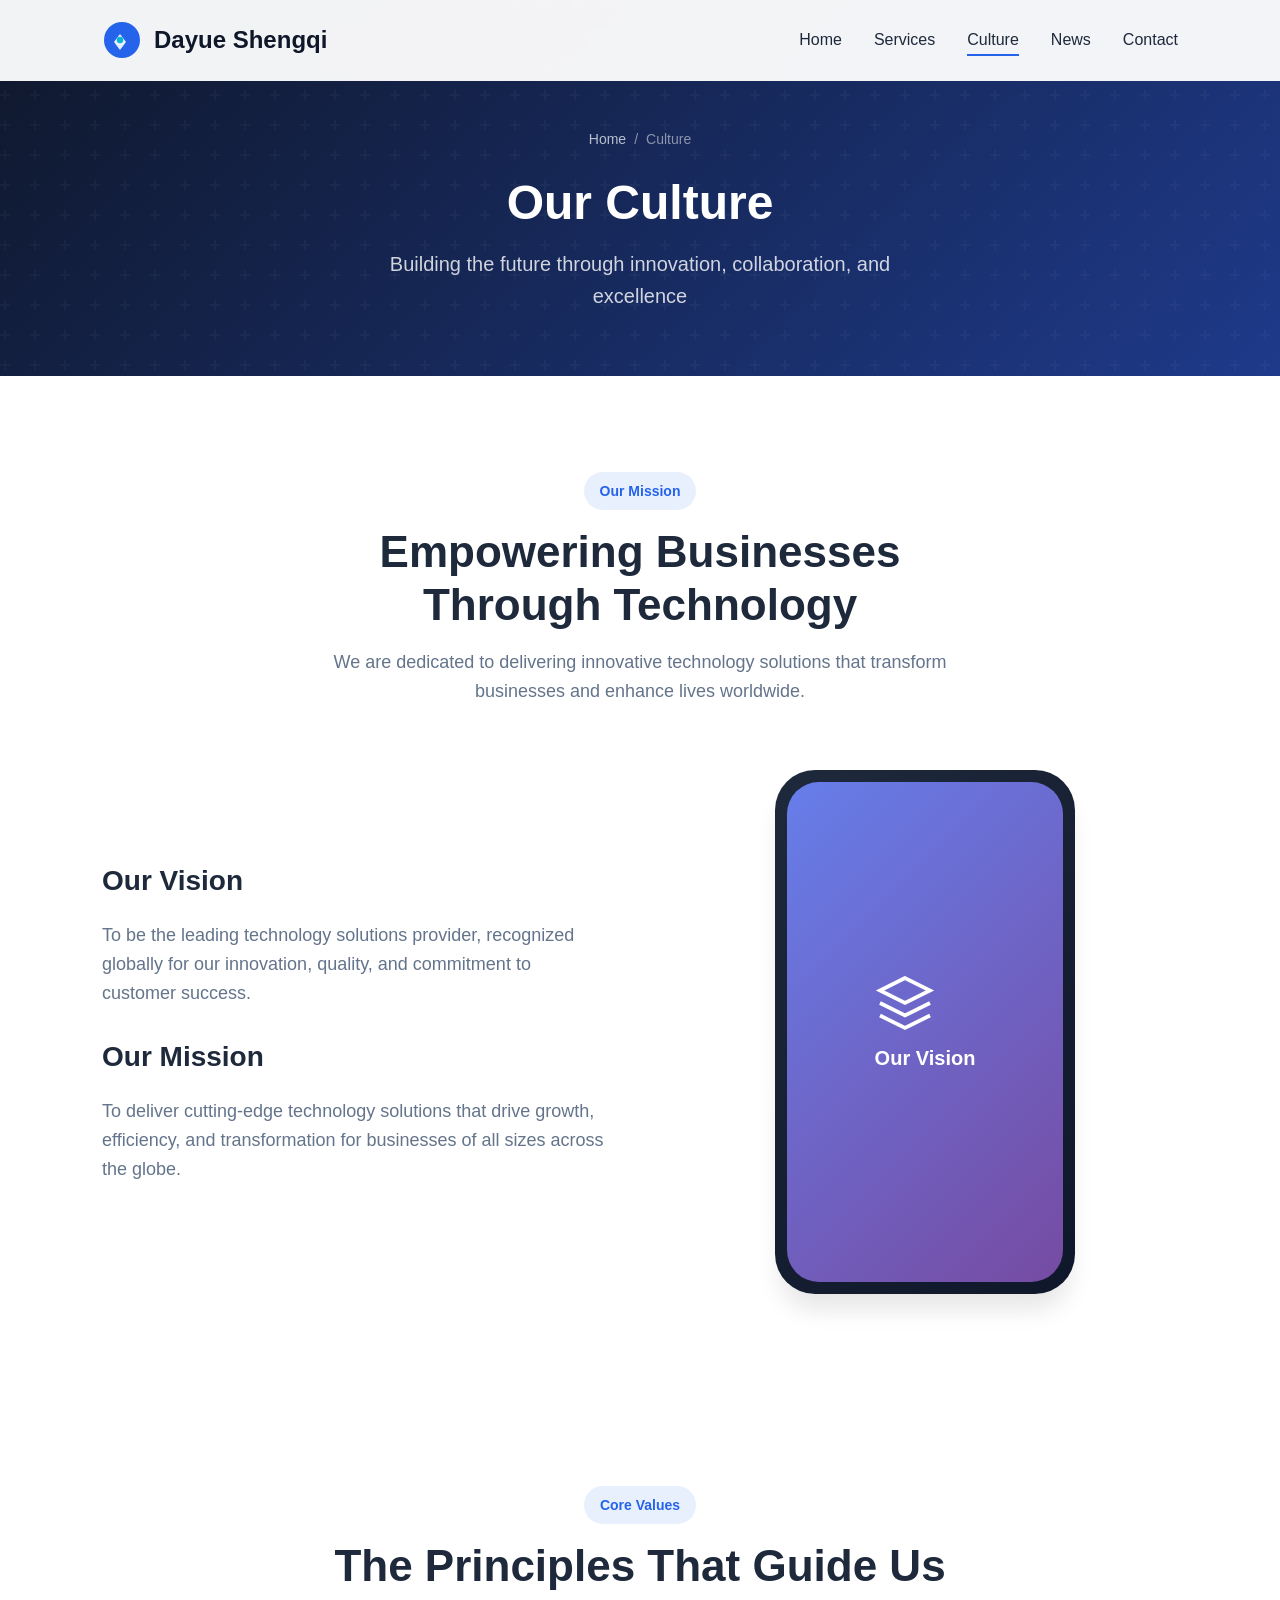
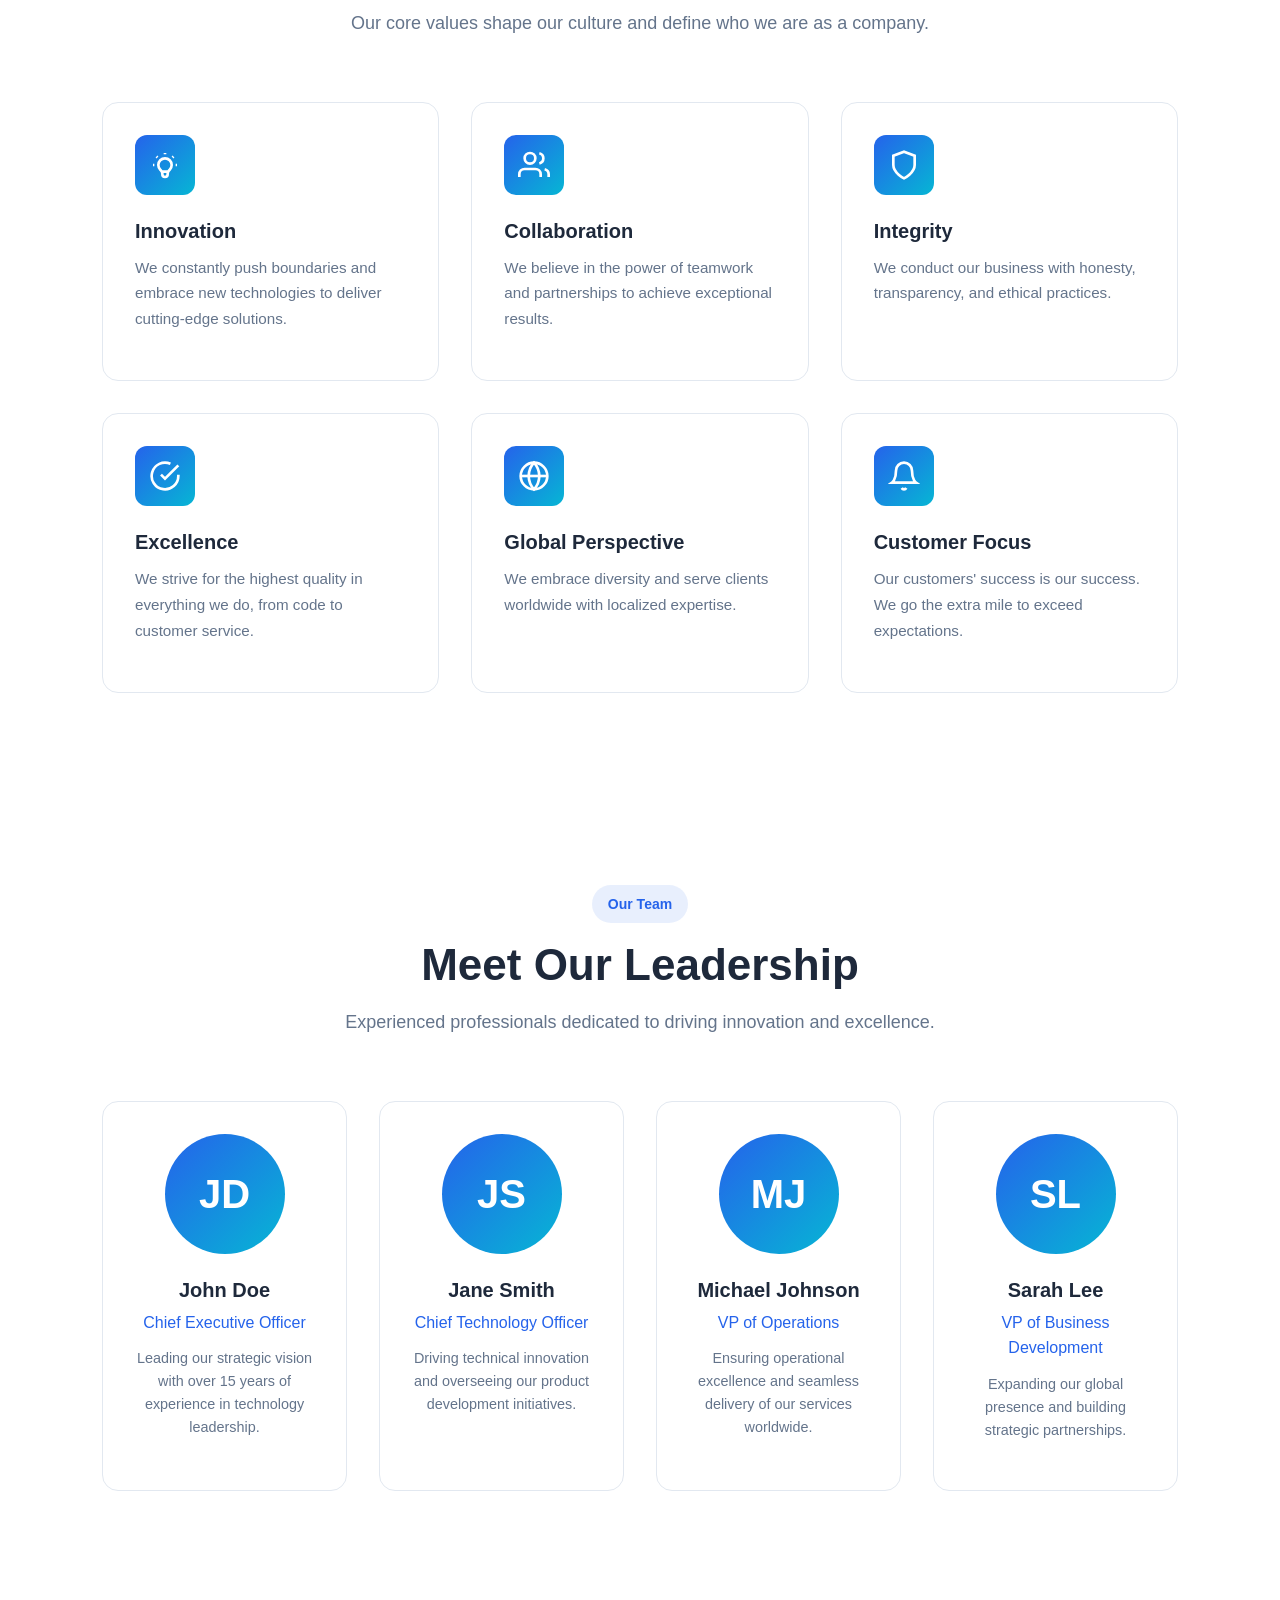
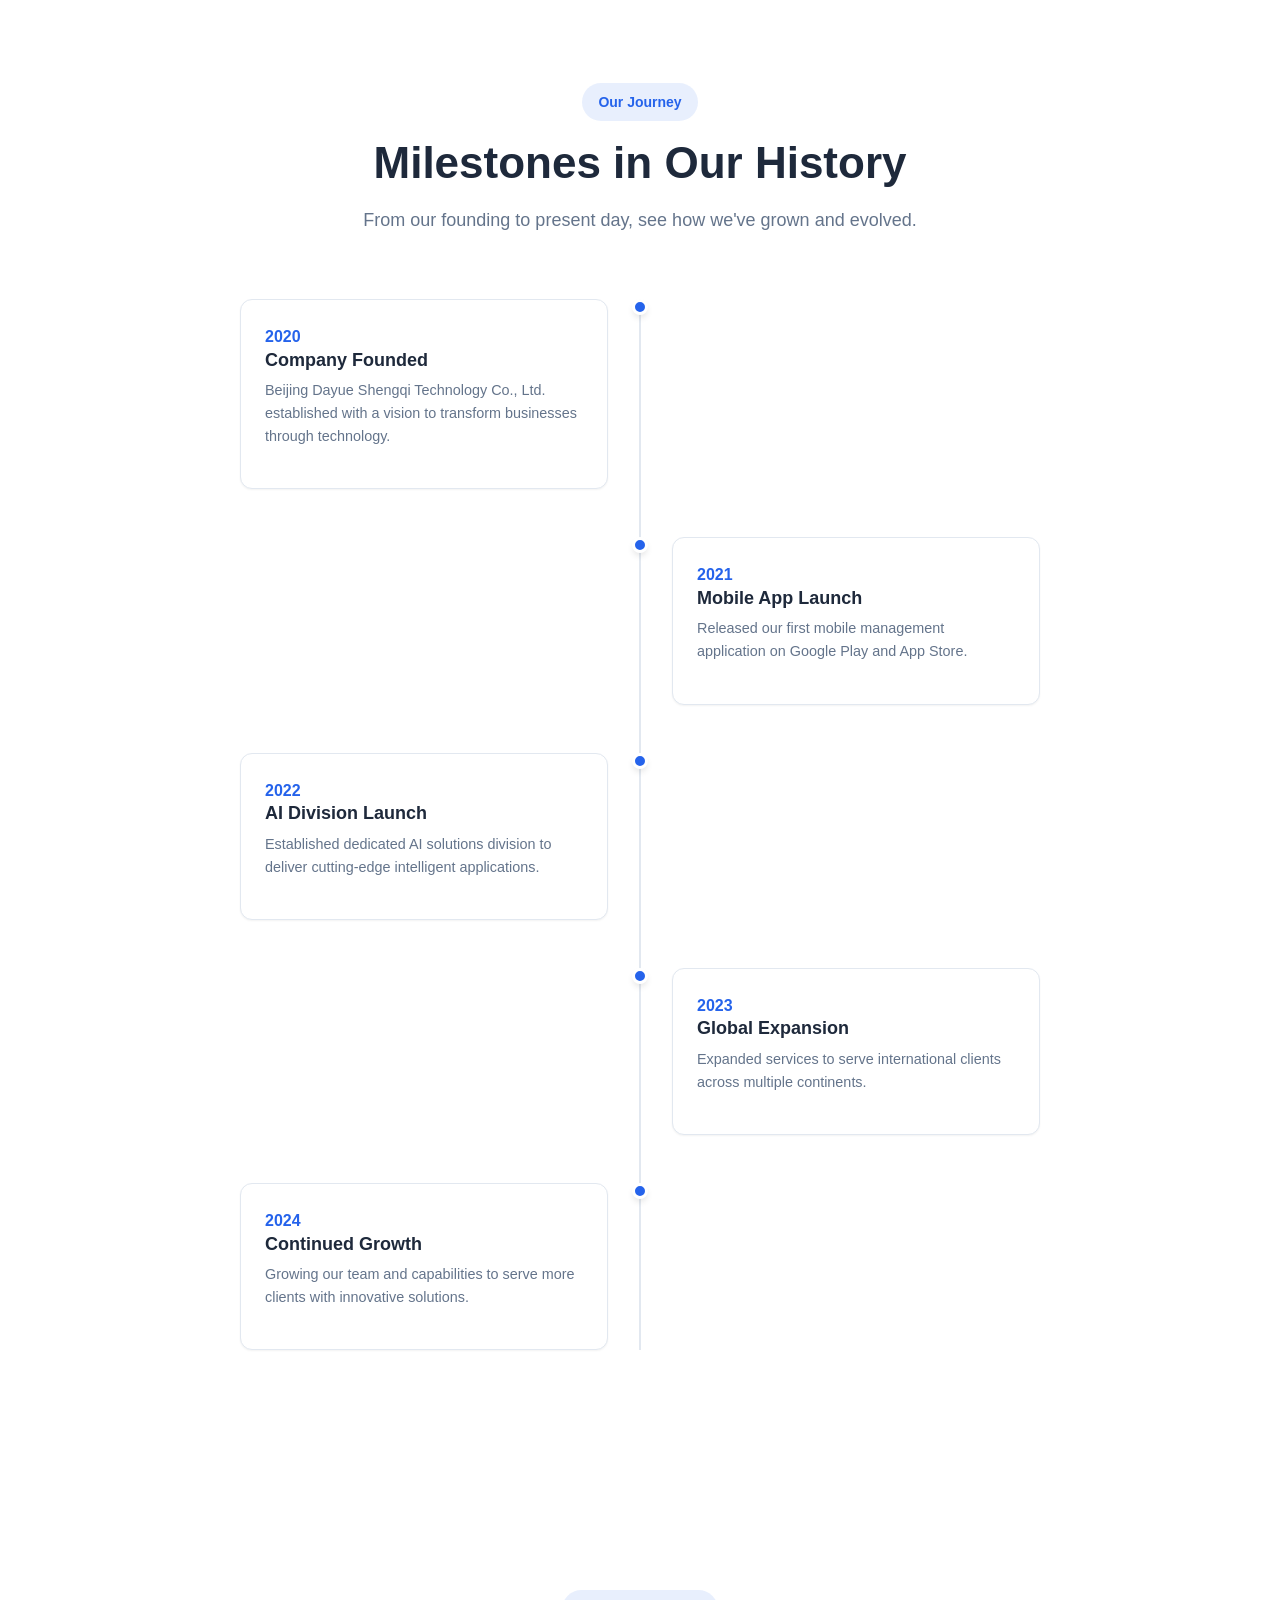
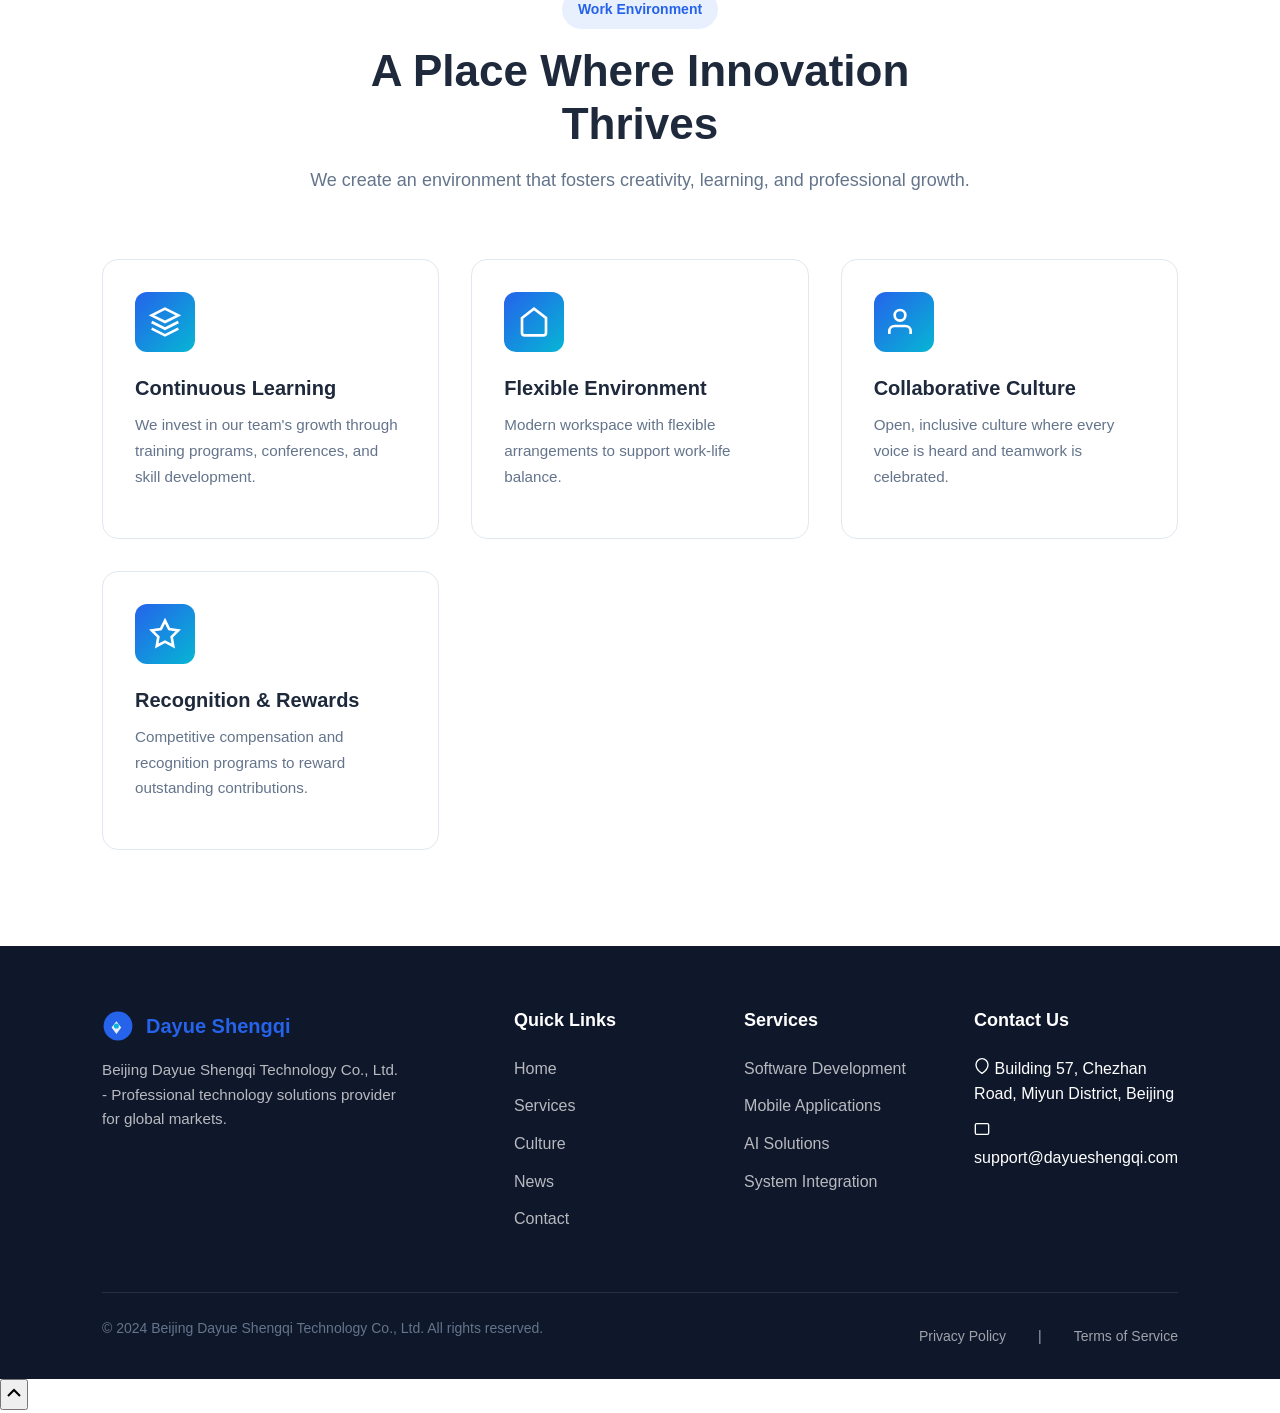
<file: culture.html>
<!DOCTYPE html>
<html lang="en">
<head>
    <meta charset="UTF-8">
    <meta name="viewport" content="width=device-width, initial-scale=1.0">
    <meta name="description" content="Discover the corporate culture and values of Beijing Dayue Shengqi Technology - Innovation, collaboration, and excellence in technology solutions.">
    <meta name="keywords" content="corporate culture, company values, technology company, Beijing tech company, innovation, Dayue Shengqi">
    <meta name="author" content="Beijing Dayue Shengqi Technology Co., Ltd.">
    <meta name="robots" content="index, follow">
    <meta property="og:title" content="Our Culture | Beijing Dayue Shengqi Technology">
    <meta property="og:description" content="Discover our company culture, values, and commitment to excellence">
    <meta property="og:type" content="website">
    <title>Our Culture | Beijing Dayue Shengqi Technology Co., Ltd.</title>
    <link rel="canonical" href="https://dayueshengqi.com/culture.html">
    <link rel="stylesheet" href="css/style.css">
    <link rel="stylesheet" href="css/animations.css">
    <link rel="stylesheet" href="css/responsive.css">
</head>
<body>
    <!-- Header -->
    <header class="header">
        <div class="container">
            <a href="index.html" class="logo">
                <svg viewBox="0 0 100 100" width="40" height="40">
                    <circle cx="50" cy="50" r="45" fill="#2563eb"/>
                    <path d="M30 55 L45 35 L60 55 L45 75 Z" fill="#ffffff" opacity="0.9"/>
                    <circle cx="45" cy="50" r="8" fill="#06b6d4"/>
                </svg>
                <span>Dayue Shengqi</span>
            </a>
            <nav class="nav">
                <ul class="nav-menu">
                    <li><a href="index.html">Home</a></li>
                    <li><a href="services.html">Services</a></li>
                    <li><a href="culture.html" class="active">Culture</a></li>
                    <li><a href="news.html">News</a></li>
                    <li><a href="contact.html">Contact</a></li>
                </ul>
            </nav>
            <button class="mobile-menu-btn" aria-label="Toggle menu">
                <svg viewBox="0 0 24 24" width="24" height="24">
                    <path d="M3 12h18M3 6h18M3 18h18" stroke="currentColor" stroke-width="2" stroke-linecap="round"/>
                </svg>
            </button>
        </div>
    </header>

    <!-- Page Header -->
    <section class="page-header">
        <div class="container">
            <nav class="breadcrumb" aria-label="Breadcrumb">
                <a href="index.html">Home</a>
                <span class="separator">/</span>
                <span>Culture</span>
            </nav>
            <h1 class="page-title animate-fade-in-up">Our Culture</h1>
            <p class="page-subtitle animate-fade-in-up delay-200">Building the future through innovation, collaboration, and excellence</p>
        </div>
    </section>

    <!-- Mission Section -->
    <section class="section">
        <div class="container">
            <div class="section-header text-center scroll-animate">
                <span class="section-badge">Our Mission</span>
                <h2 class="section-title">Empowering Businesses Through Technology</h2>
                <p class="section-description">We are dedicated to delivering innovative technology solutions that transform businesses and enhance lives worldwide.</p>
            </div>
            <div class="app-showcase">
                <div class="app-content scroll-animate-left">
                    <h3 class="section-title" style="font-size: 1.75rem;">Our Vision</h3>
                    <p class="section-description">
                        To be the leading technology solutions provider, recognized globally for our innovation, quality, and commitment to customer success.
                    </p>
                    <h3 class="section-title" style="font-size: 1.75rem; margin-top: 2rem;">Our Mission</h3>
                    <p class="section-description">
                        To deliver cutting-edge technology solutions that drive growth, efficiency, and transformation for businesses of all sizes across the globe.
                    </p>
                </div>
                <div class="app-preview scroll-animate-right">
                    <div class="phone-mockup animate-float">
                        <div class="phone-screen" style="background: linear-gradient(135deg, #667eea 0%, #764ba2 100%);">
                            <div class="phone-content">
                                <svg viewBox="0 0 24 24" width="60" height="60"><path d="M12 2L2 7l10 5 10-5-10-5zM2 17l10 5 10-5M2 12l10 5 10-5" fill="none" stroke="#ffffff" stroke-width="1.5"/></svg>
                                <p style="color: #ffffff;">Our Vision</p>
                            </div>
                        </div>
                    </div>
                </div>
            </div>
        </div>
    </section>

    <!-- Core Values -->
    <section class="section bg-light">
        <div class="container">
            <div class="section-header text-center scroll-animate">
                <span class="section-badge">Core Values</span>
                <h2 class="section-title">The Principles That Guide Us</h2>
                <p class="section-description">Our core values shape our culture and define who we are as a company.</p>
            </div>
            <div class="features-grid">
                <div class="feature-card scroll-animate hover-lift">
                    <div class="feature-icon">
                        <svg viewBox="0 0 24 24" width="32" height="32"><path d="M9.663 17h4.673M12 3v1m6.364 1.636l-.707.707M21 12h-1M4 12H3m3.343-5.657l-.707-.707m2.828 9.9a5 5 0 1 1 7.072 0l-.548.547A3.374 3.374 0 0 0 14 18.469V19a2 2 0 1 1-4 0v-.531c0-.895-.356-1.754-.988-2.386l-.548-.547z" fill="none" stroke="currentColor" stroke-width="2"/></svg>
                    </div>
                    <h3 class="feature-title">Innovation</h3>
                    <p class="feature-description">We constantly push boundaries and embrace new technologies to deliver cutting-edge solutions.</p>
                </div>
                <div class="feature-card scroll-animate hover-lift">
                    <div class="feature-icon">
                        <svg viewBox="0 0 24 24" width="32" height="32"><path d="M17 21v-2a4 4 0 0 0-4-4H5a4 4 0 0 0-4 4v2" fill="none" stroke="currentColor" stroke-width="2"/><circle cx="9" cy="7" r="4" fill="none" stroke="currentColor" stroke-width="2"/><path d="M23 21v-2a4 4 0 0 0-3-3.87M16 3.13a4 4 0 0 1 0 7.75" fill="none" stroke="currentColor" stroke-width="2"/></svg>
                    </div>
                    <h3 class="feature-title">Collaboration</h3>
                    <p class="feature-description">We believe in the power of teamwork and partnerships to achieve exceptional results.</p>
                </div>
                <div class="feature-card scroll-animate hover-lift">
                    <div class="feature-icon">
                        <svg viewBox="0 0 24 24" width="32" height="32"><path d="M12 22s8-4 8-10V5l-8-3-8 3v7c0 6 8 10 8 10z" fill="none" stroke="currentColor" stroke-width="2"/></svg>
                    </div>
                    <h3 class="feature-title">Integrity</h3>
                    <p class="feature-description">We conduct our business with honesty, transparency, and ethical practices.</p>
                </div>
                <div class="feature-card scroll-animate hover-lift">
                    <div class="feature-icon">
                        <svg viewBox="0 0 24 24" width="32" height="32"><path d="M22 11.08V12a10 10 0 1 1-5.93-9.14" fill="none" stroke="currentColor" stroke-width="2"/><polyline points="22 4 12 14.01 9 11.01" fill="none" stroke="currentColor" stroke-width="2"/></svg>
                    </div>
                    <h3 class="feature-title">Excellence</h3>
                    <p class="feature-description">We strive for the highest quality in everything we do, from code to customer service.</p>
                </div>
                <div class="feature-card scroll-animate hover-lift">
                    <div class="feature-icon">
                        <svg viewBox="0 0 24 24" width="32" height="32"><circle cx="12" cy="12" r="10" fill="none" stroke="currentColor" stroke-width="2"/><line x1="2" y1="12" x2="22" y2="12" stroke="currentColor" stroke-width="2"/><path d="M12 2a15.3 15.3 0 0 1 4 10 15.3 15.3 0 0 1-4 10 15.3 15.3 0 0 1-4-10 15.3 15.3 0 0 1 4-10z" fill="none" stroke="currentColor" stroke-width="2"/></svg>
                    </div>
                    <h3 class="feature-title">Global Perspective</h3>
                    <p class="feature-description">We embrace diversity and serve clients worldwide with localized expertise.</p>
                </div>
                <div class="feature-card scroll-animate hover-lift">
                    <div class="feature-icon">
                        <svg viewBox="0 0 24 24" width="32" height="32"><path d="M18 8A6 6 0 0 0 6 8c0 7-3 9-3 9h18s-3-2-3-9" fill="none" stroke="currentColor" stroke-width="2"/><path d="M13.73 21a2 2 0 0 1-3.46 0" fill="none" stroke="currentColor" stroke-width="2"/></svg>
                    </div>
                    <h3 class="feature-title">Customer Focus</h3>
                    <p class="feature-description">Our customers' success is our success. We go the extra mile to exceed expectations.</p>
                </div>
            </div>
        </div>
    </section>

    <!-- Team Section -->
    <section class="section">
        <div class="container">
            <div class="section-header text-center scroll-animate">
                <span class="section-badge">Our Team</span>
                <h2 class="section-title">Meet Our Leadership</h2>
                <p class="section-description">Experienced professionals dedicated to driving innovation and excellence.</p>
            </div>
            <div class="team-grid">
                <div class="team-card scroll-animate hover-lift">
                    <div class="team-avatar">JD</div>
                    <h3 class="team-name">John Doe</h3>
                    <p class="team-role">Chief Executive Officer</p>
                    <p class="team-bio">Leading our strategic vision with over 15 years of experience in technology leadership.</p>
                </div>
                <div class="team-card scroll-animate hover-lift">
                    <div class="team-avatar">JS</div>
                    <h3 class="team-name">Jane Smith</h3>
                    <p class="team-role">Chief Technology Officer</p>
                    <p class="team-bio">Driving technical innovation and overseeing our product development initiatives.</p>
                </div>
                <div class="team-card scroll-animate hover-lift">
                    <div class="team-avatar">MJ</div>
                    <h3 class="team-name">Michael Johnson</h3>
                    <p class="team-role">VP of Operations</p>
                    <p class="team-bio">Ensuring operational excellence and seamless delivery of our services worldwide.</p>
                </div>
                <div class="team-card scroll-animate hover-lift">
                    <div class="team-avatar">SL</div>
                    <h3 class="team-name">Sarah Lee</h3>
                    <p class="team-role">VP of Business Development</p>
                    <p class="team-bio">Expanding our global presence and building strategic partnerships.</p>
                </div>
            </div>
        </div>
    </section>

    <!-- Timeline Section -->
    <section class="section bg-light">
        <div class="container">
            <div class="section-header text-center scroll-animate">
                <span class="section-badge">Our Journey</span>
                <h2 class="section-title">Milestones in Our History</h2>
                <p class="section-description">From our founding to present day, see how we've grown and evolved.</p>
            </div>
            <div class="timeline">
                <div class="timeline-item scroll-animate">
                    <div class="timeline-dot"></div>
                    <div class="timeline-content">
                        <span class="timeline-year">2020</span>
                        <h3 class="timeline-title">Company Founded</h3>
                        <p class="timeline-description">Beijing Dayue Shengqi Technology Co., Ltd. established with a vision to transform businesses through technology.</p>
                    </div>
                </div>
                <div class="timeline-item scroll-animate">
                    <div class="timeline-dot"></div>
                    <div class="timeline-content">
                        <span class="timeline-year">2021</span>
                        <h3 class="timeline-title">Mobile App Launch</h3>
                        <p class="timeline-description">Released our first mobile management application on Google Play and App Store.</p>
                    </div>
                </div>
                <div class="timeline-item scroll-animate">
                    <div class="timeline-dot"></div>
                    <div class="timeline-content">
                        <span class="timeline-year">2022</span>
                        <h3 class="timeline-title">AI Division Launch</h3>
                        <p class="timeline-description">Established dedicated AI solutions division to deliver cutting-edge intelligent applications.</p>
                    </div>
                </div>
                <div class="timeline-item scroll-animate">
                    <div class="timeline-dot"></div>
                    <div class="timeline-content">
                        <span class="timeline-year">2023</span>
                        <h3 class="timeline-title">Global Expansion</h3>
                        <p class="timeline-description">Expanded services to serve international clients across multiple continents.</p>
                    </div>
                </div>
                <div class="timeline-item scroll-animate">
                    <div class="timeline-dot"></div>
                    <div class="timeline-content">
                        <span class="timeline-year">2024</span>
                        <h3 class="timeline-title">Continued Growth</h3>
                        <p class="timeline-description">Growing our team and capabilities to serve more clients with innovative solutions.</p>
                    </div>
                </div>
            </div>
        </div>
    </section>

    <!-- Work Environment -->
    <section class="section">
        <div class="container">
            <div class="section-header text-center scroll-animate">
                <span class="section-badge">Work Environment</span>
                <h2 class="section-title">A Place Where Innovation Thrives</h2>
                <p class="section-description">We create an environment that fosters creativity, learning, and professional growth.</p>
            </div>
            <div class="features-grid">
                <div class="feature-card scroll-animate hover-lift">
                    <div class="feature-icon">
                        <svg viewBox="0 0 24 24" width="32" height="32"><path d="M12 2L2 7l10 5 10-5-10-5zM2 17l10 5 10-5M2 12l10 5 10-5" fill="none" stroke="currentColor" stroke-width="2"/></svg>
                    </div>
                    <h3 class="feature-title">Continuous Learning</h3>
                    <p class="feature-description">We invest in our team's growth through training programs, conferences, and skill development.</p>
                </div>
                <div class="feature-card scroll-animate hover-lift">
                    <div class="feature-icon">
                        <svg viewBox="0 0 24 24" width="32" height="32"><path d="M3 9l9-7 9 7v11a2 2 0 0 1-2 2H5a2 2 0 0 1-2-2z" fill="none" stroke="currentColor" stroke-width="2"/></svg>
                    </div>
                    <h3 class="feature-title">Flexible Environment</h3>
                    <p class="feature-description">Modern workspace with flexible arrangements to support work-life balance.</p>
                </div>
                <div class="feature-card scroll-animate hover-lift">
                    <div class="feature-icon">
                        <svg viewBox="0 0 24 24" width="32" height="32"><path d="M17 21v-2a4 4 0 0 0-4-4H5a4 4 0 0 0-4 4v2" fill="none" stroke="currentColor" stroke-width="2"/><circle cx="9" cy="7" r="4" fill="none" stroke="currentColor" stroke-width="2"/></svg>
                    </div>
                    <h3 class="feature-title">Collaborative Culture</h3>
                    <p class="feature-description">Open, inclusive culture where every voice is heard and teamwork is celebrated.</p>
                </div>
                <div class="feature-card scroll-animate hover-lift">
                    <div class="feature-icon">
                        <svg viewBox="0 0 24 24" width="32" height="32"><path d="M12 2l3.09 6.26L22 9.27l-5 4.87 1.18 6.88L12 17.77l-6.18 3.25L7 14.14 2 9.27l6.91-1.01L12 2z" fill="none" stroke="currentColor" stroke-width="2"/></svg>
                    </div>
                    <h3 class="feature-title">Recognition & Rewards</h3>
                    <p class="feature-description">Competitive compensation and recognition programs to reward outstanding contributions.</p>
                </div>
            </div>
        </div>
    </section>

    <!-- Footer -->
    <footer class="footer">
        <div class="container">
            <div class="footer-grid">
                <div class="footer-brand">
                    <a href="index.html" class="footer-logo">
                        <svg viewBox="0 0 100 100" width="32" height="32">
                            <circle cx="50" cy="50" r="45" fill="#2563eb"/>
                            <path d="M30 55 L45 35 L60 55 L45 75 Z" fill="#ffffff" opacity="0.9"/>
                            <circle cx="45" cy="50" r="8" fill="#06b6d4"/>
                        </svg>
                        <span>Dayue Shengqi</span>
                    </a>
                    <p class="footer-description">Beijing Dayue Shengqi Technology Co., Ltd. - Professional technology solutions provider for global markets.</p>
                </div>
                <div class="footer-column">
                    <h4 class="footer-title">Quick Links</h4>
                    <ul class="footer-links">
                        <li><a href="index.html">Home</a></li>
                        <li><a href="services.html">Services</a></li>
                        <li><a href="culture.html">Culture</a></li>
                        <li><a href="news.html">News</a></li>
                        <li><a href="contact.html">Contact</a></li>
                    </ul>
                </div>
                <div class="footer-column">
                    <h4 class="footer-title">Services</h4>
                    <ul class="footer-links">
                        <li><a href="services.html">Software Development</a></li>
                        <li><a href="services.html">Mobile Applications</a></li>
                        <li><a href="services.html">AI Solutions</a></li>
                        <li><a href="services.html">System Integration</a></li>
                    </ul>
                </div>
                <div class="footer-column">
                    <h4 class="footer-title">Contact Us</h4>
                    <ul class="footer-links contact-info-list">
                        <li>
                            <svg viewBox="0 0 24 24" width="16" height="16"><path d="M21 10c0 7-9 13-9 13s-9-6-9-13a9 9 0 0 1 18 0z" fill="none" stroke="currentColor" stroke-width="2"/></svg>
                            <span>Building 57, Chezhan Road, Miyun District, Beijing</span>
                        </li>
                        <li>
                            <svg viewBox="0 0 24 24" width="16" height="16"><path d="M4 4h16c1.1 0 2 .9 2 2v12c0 1.1-.9 2-2 2H4c-1.1 0-2-.9-2-2V6c0-1.1.9-2 2-2z" fill="none" stroke="currentColor" stroke-width="2"/></svg>
                            <span>support@dayueshengqi.com</span>
                        </li>
                    </ul>
                </div>
            </div>
            <div class="footer-bottom">
                <p>&copy; 2024 Beijing Dayue Shengqi Technology Co., Ltd. All rights reserved.</p>
                <div class="footer-legal">
                    <a href="privacy.html">Privacy Policy</a>
                    <span class="separator">|</span>
                    <a href="terms.html">Terms of Service</a>
                </div>
            </div>
        </div>
    </footer>

    <button class="back-to-top" aria-label="Back to top">
        <svg viewBox="0 0 24 24" width="24" height="24"><path d="M18 15l-6-6-6 6" fill="none" stroke="currentColor" stroke-width="2"/></svg>
    </button>

    <script src="js/main.js"></script>
</body>
</html>
</file>
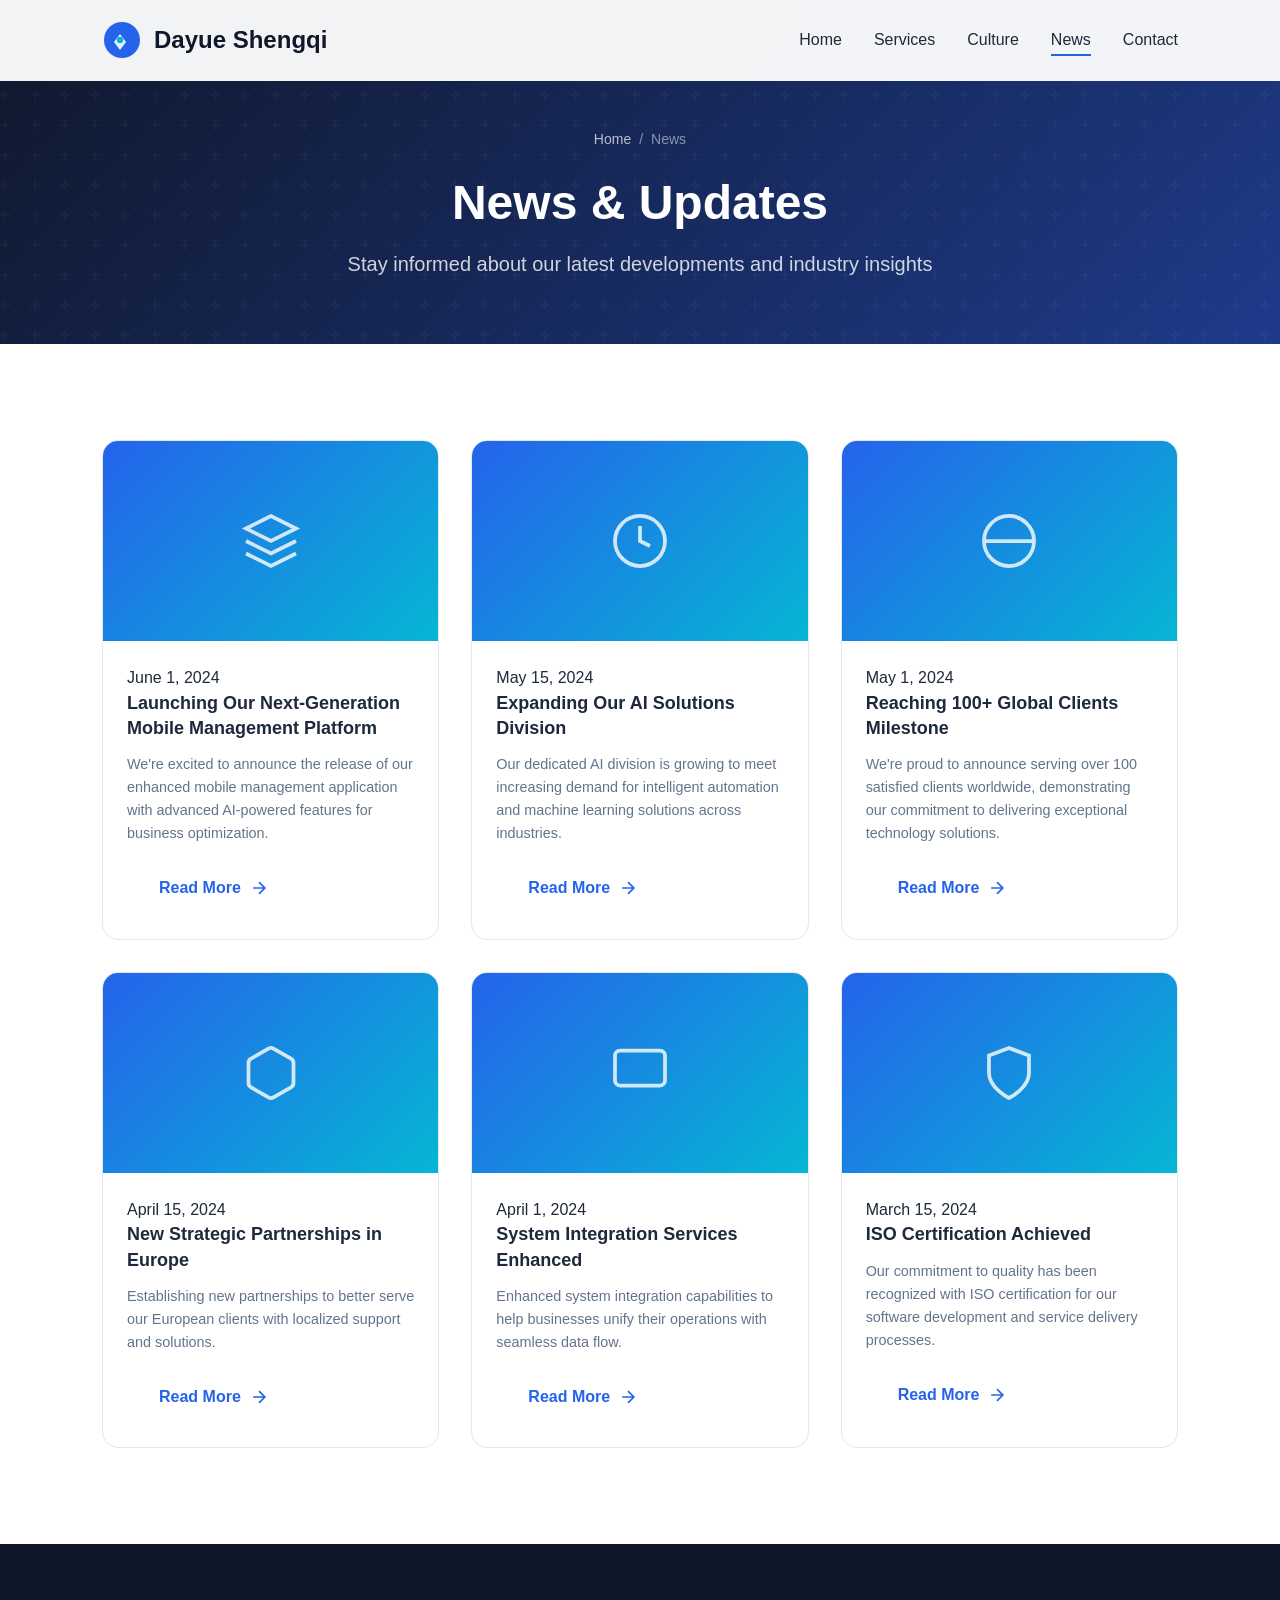
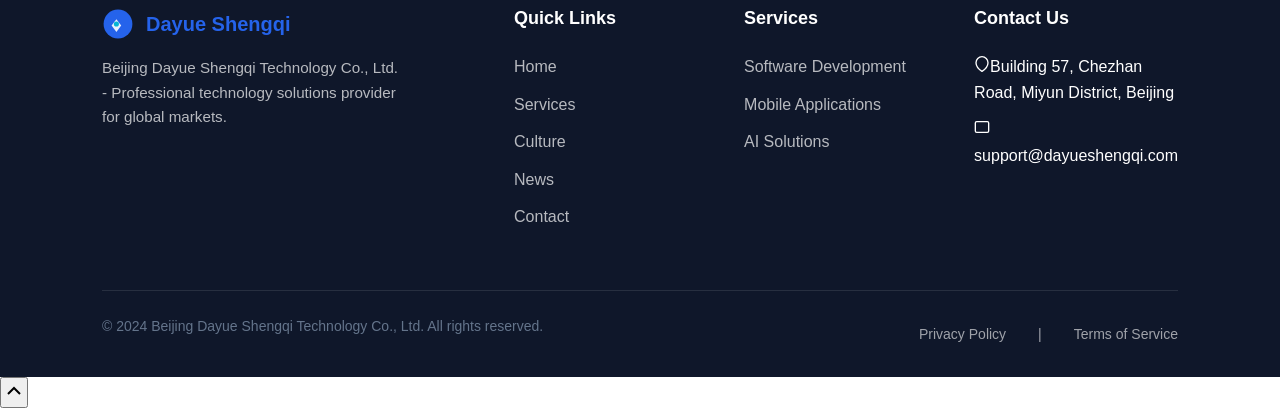
<file: news.html>
<!DOCTYPE html>
<html lang="en">
<head>
    <meta charset="UTF-8">
    <meta name="viewport" content="width=device-width, initial-scale=1.0">
    <meta name="description" content="Latest news and updates from Beijing Dayue Shengqi Technology - Industry insights, company announcements, and technology trends.">
    <meta name="keywords" content="technology news, company updates, tech trends, Beijing Dayue Shengqi news">
    <meta name="author" content="Beijing Dayue Shengqi Technology Co., Ltd.">
    <meta name="robots" content="index, follow">
    <title>News & Updates | Beijing Dayue Shengqi Technology Co., Ltd.</title>
    <link rel="canonical" href="https://dayueshengqi.com/news.html">
    <link rel="stylesheet" href="css/style.css">
    <link rel="stylesheet" href="css/animations.css">
    <link rel="stylesheet" href="css/responsive.css">
</head>
<body>
    <header class="header">
        <div class="container">
            <a href="index.html" class="logo">
                <svg viewBox="0 0 100 100" width="40" height="40"><circle cx="50" cy="50" r="45" fill="#2563eb"/><path d="M30 55 L45 35 L60 55 L45 75 Z" fill="#ffffff" opacity="0.9"/><circle cx="45" cy="50" r="8" fill="#06b6d4"/></svg>
                <span>Dayue Shengqi</span>
            </a>
            <nav class="nav">
                <ul class="nav-menu">
                    <li><a href="index.html">Home</a></li>
                    <li><a href="services.html">Services</a></li>
                    <li><a href="culture.html">Culture</a></li>
                    <li><a href="news.html" class="active">News</a></li>
                    <li><a href="contact.html">Contact</a></li>
                </ul>
            </nav>
            <button class="mobile-menu-btn" aria-label="Toggle menu">
                <svg viewBox="0 0 24 24" width="24" height="24"><path d="M3 12h18M3 6h18M3 18h18" stroke="currentColor" stroke-width="2" stroke-linecap="round"/></svg>
            </button>
        </div>
    </header>

    <section class="page-header">
        <div class="container">
            <nav class="breadcrumb" aria-label="Breadcrumb"><a href="index.html">Home</a><span class="separator">/</span><span>News</span></nav>
            <h1 class="page-title animate-fade-in-up">News & Updates</h1>
            <p class="page-subtitle animate-fade-in-up delay-200">Stay informed about our latest developments and industry insights</p>
        </div>
    </section>

    <section class="section">
        <div class="container">
            <div class="news-grid">
                <article class="news-card scroll-animate hover-lift">
                    <div class="news-image">
                        <svg viewBox="0 0 24 24" width="60" height="60"><path d="M12 2L2 7l10 5 10-5-10-5zM2 17l10 5 10-5M2 12l10 5 10-5" fill="none" stroke="currentColor" stroke-width="1.5"/></svg>
                    </div>
                    <div class="news-content">
                        <span class="news-date">June 1, 2024</span>
                        <h3 class="news-title">Launching Our Next-Generation Mobile Management Platform</h3>
                        <p class="news-excerpt">We're excited to announce the release of our enhanced mobile management application with advanced AI-powered features for business optimization.</p>
                        <a href="#" class="btn btn-text">Read More <svg viewBox="0 0 24 24" width="16" height="16"><path d="M5 12h14M12 5l7 7-7 7" fill="none" stroke="currentColor" stroke-width="2"/></svg></a>
                    </div>
                </article>
                <article class="news-card scroll-animate hover-lift">
                    <div class="news-image">
                        <svg viewBox="0 0 24 24" width="60" height="60"><circle cx="12" cy="12" r="10" fill="none" stroke="currentColor" stroke-width="1.5"/><path d="M12 6v6l4 2" fill="none" stroke="currentColor" stroke-width="1.5"/></svg>
                    </div>
                    <div class="news-content">
                        <span class="news-date">May 15, 2024</span>
                        <h3 class="news-title">Expanding Our AI Solutions Division</h3>
                        <p class="news-excerpt">Our dedicated AI division is growing to meet increasing demand for intelligent automation and machine learning solutions across industries.</p>
                        <a href="#" class="btn btn-text">Read More <svg viewBox="0 0 24 24" width="16" height="16"><path d="M5 12h14M12 5l7 7-7 7" fill="none" stroke="currentColor" stroke-width="2"/></svg></a>
                    </div>
                </article>
                <article class="news-card scroll-animate hover-lift">
                    <div class="news-image">
                        <svg viewBox="0 0 24 24" width="60" height="60"><circle cx="12" cy="12" r="10" fill="none" stroke="currentColor" stroke-width="1.5"/><line x1="2" y1="12" x2="22" y2="12" stroke="currentColor" stroke-width="1.5"/></svg>
                    </div>
                    <div class="news-content">
                        <span class="news-date">May 1, 2024</span>
                        <h3 class="news-title">Reaching 100+ Global Clients Milestone</h3>
                        <p class="news-excerpt">We're proud to announce serving over 100 satisfied clients worldwide, demonstrating our commitment to delivering exceptional technology solutions.</p>
                        <a href="#" class="btn btn-text">Read More <svg viewBox="0 0 24 24" width="16" height="16"><path d="M5 12h14M12 5l7 7-7 7" fill="none" stroke="currentColor" stroke-width="2"/></svg></a>
                    </div>
                </article>
                <article class="news-card scroll-animate hover-lift">
                    <div class="news-image">
                        <svg viewBox="0 0 24 24" width="60" height="60"><path d="M21 16V8a2 2 0 0 0-1-1.73l-7-4a2 2 0 0 0-2 0l-7 4A2 2 0 0 0 3 8v8a2 2 0 0 0 1 1.73l7 4a2 2 0 0 0 2 0l7-4A2 2 0 0 0 21 16z" fill="none" stroke="currentColor" stroke-width="1.5"/></svg>
                    </div>
                    <div class="news-content">
                        <span class="news-date">April 15, 2024</span>
                        <h3 class="news-title">New Strategic Partnerships in Europe</h3>
                        <p class="news-excerpt">Establishing new partnerships to better serve our European clients with localized support and solutions.</p>
                        <a href="#" class="btn btn-text">Read More <svg viewBox="0 0 24 24" width="16" height="16"><path d="M5 12h14M12 5l7 7-7 7" fill="none" stroke="currentColor" stroke-width="2"/></svg></a>
                    </div>
                </article>
                <article class="news-card scroll-animate hover-lift">
                    <div class="news-image">
                        <svg viewBox="0 0 24 24" width="60" height="60"><rect x="2" y="3" width="20" height="14" rx="2" fill="none" stroke="currentColor" stroke-width="1.5"/></svg>
                    </div>
                    <div class="news-content">
                        <span class="news-date">April 1, 2024</span>
                        <h3 class="news-title">System Integration Services Enhanced</h3>
                        <p class="news-excerpt">Enhanced system integration capabilities to help businesses unify their operations with seamless data flow.</p>
                        <a href="#" class="btn btn-text">Read More <svg viewBox="0 0 24 24" width="16" height="16"><path d="M5 12h14M12 5l7 7-7 7" fill="none" stroke="currentColor" stroke-width="2"/></svg></a>
                    </div>
                </article>
                <article class="news-card scroll-animate hover-lift">
                    <div class="news-image">
                        <svg viewBox="0 0 24 24" width="60" height="60"><path d="M12 22s8-4 8-10V5l-8-3-8 3v7c0 6 8 10 8 10z" fill="none" stroke="currentColor" stroke-width="1.5"/></svg>
                    </div>
                    <div class="news-content">
                        <span class="news-date">March 15, 2024</span>
                        <h3 class="news-title">ISO Certification Achieved</h3>
                        <p class="news-excerpt">Our commitment to quality has been recognized with ISO certification for our software development and service delivery processes.</p>
                        <a href="#" class="btn btn-text">Read More <svg viewBox="0 0 24 24" width="16" height="16"><path d="M5 12h14M12 5l7 7-7 7" fill="none" stroke="currentColor" stroke-width="2"/></svg></a>
                    </div>
                </article>
            </div>
        </div>
    </section>

    <footer class="footer">
        <div class="container">
            <div class="footer-grid">
                <div class="footer-brand">
                    <a href="index.html" class="footer-logo"><svg viewBox="0 0 100 100" width="32" height="32"><circle cx="50" cy="50" r="45" fill="#2563eb"/><path d="M30 55 L45 35 L60 55 L45 75 Z" fill="#ffffff" opacity="0.9"/><circle cx="45" cy="50" r="8" fill="#06b6d4"/></svg><span>Dayue Shengqi</span></a>
                    <p class="footer-description">Beijing Dayue Shengqi Technology Co., Ltd. - Professional technology solutions provider for global markets.</p>
                </div>
                <div class="footer-column">
                    <h4 class="footer-title">Quick Links</h4>
                    <ul class="footer-links">
                        <li><a href="index.html">Home</a></li>
                        <li><a href="services.html">Services</a></li>
                        <li><a href="culture.html">Culture</a></li>
                        <li><a href="news.html">News</a></li>
                        <li><a href="contact.html">Contact</a></li>
                    </ul>
                </div>
                <div class="footer-column">
                    <h4 class="footer-title">Services</h4>
                    <ul class="footer-links">
                        <li><a href="services.html">Software Development</a></li>
                        <li><a href="services.html">Mobile Applications</a></li>
                        <li><a href="services.html">AI Solutions</a></li>
                    </ul>
                </div>
                <div class="footer-column">
                    <h4 class="footer-title">Contact Us</h4>
                    <ul class="footer-links contact-info-list">
                        <li><svg viewBox="0 0 24 24" width="16" height="16"><path d="M21 10c0 7-9 13-9 13s-9-6-9-13a9 9 0 0 1 18 0z" fill="none" stroke="currentColor" stroke-width="2"/></svg><span>Building 57, Chezhan Road, Miyun District, Beijing</span></li>
                        <li><svg viewBox="0 0 24 24" width="16" height="16"><path d="M4 4h16c1.1 0 2 .9 2 2v12c0 1.1-.9 2-2 2H4c-1.1 0-2-.9-2-2V6c0-1.1.9-2 2-2z" fill="none" stroke="currentColor" stroke-width="2"/></svg><span>support@dayueshengqi.com</span></li>
                    </ul>
                </div>
            </div>
            <div class="footer-bottom">
                <p>&copy; 2024 Beijing Dayue Shengqi Technology Co., Ltd. All rights reserved.</p>
                <div class="footer-legal"><a href="privacy.html">Privacy Policy</a><span class="separator">|</span><a href="terms.html">Terms of Service</a></div>
            </div>
        </div>
    </footer>
    <button class="back-to-top" aria-label="Back to top"><svg viewBox="0 0 24 24" width="24" height="24"><path d="M18 15l-6-6-6 6" fill="none" stroke="currentColor" stroke-width="2"/></svg></button>
    <script src="js/main.js"></script>
</body>
</html>
</file>
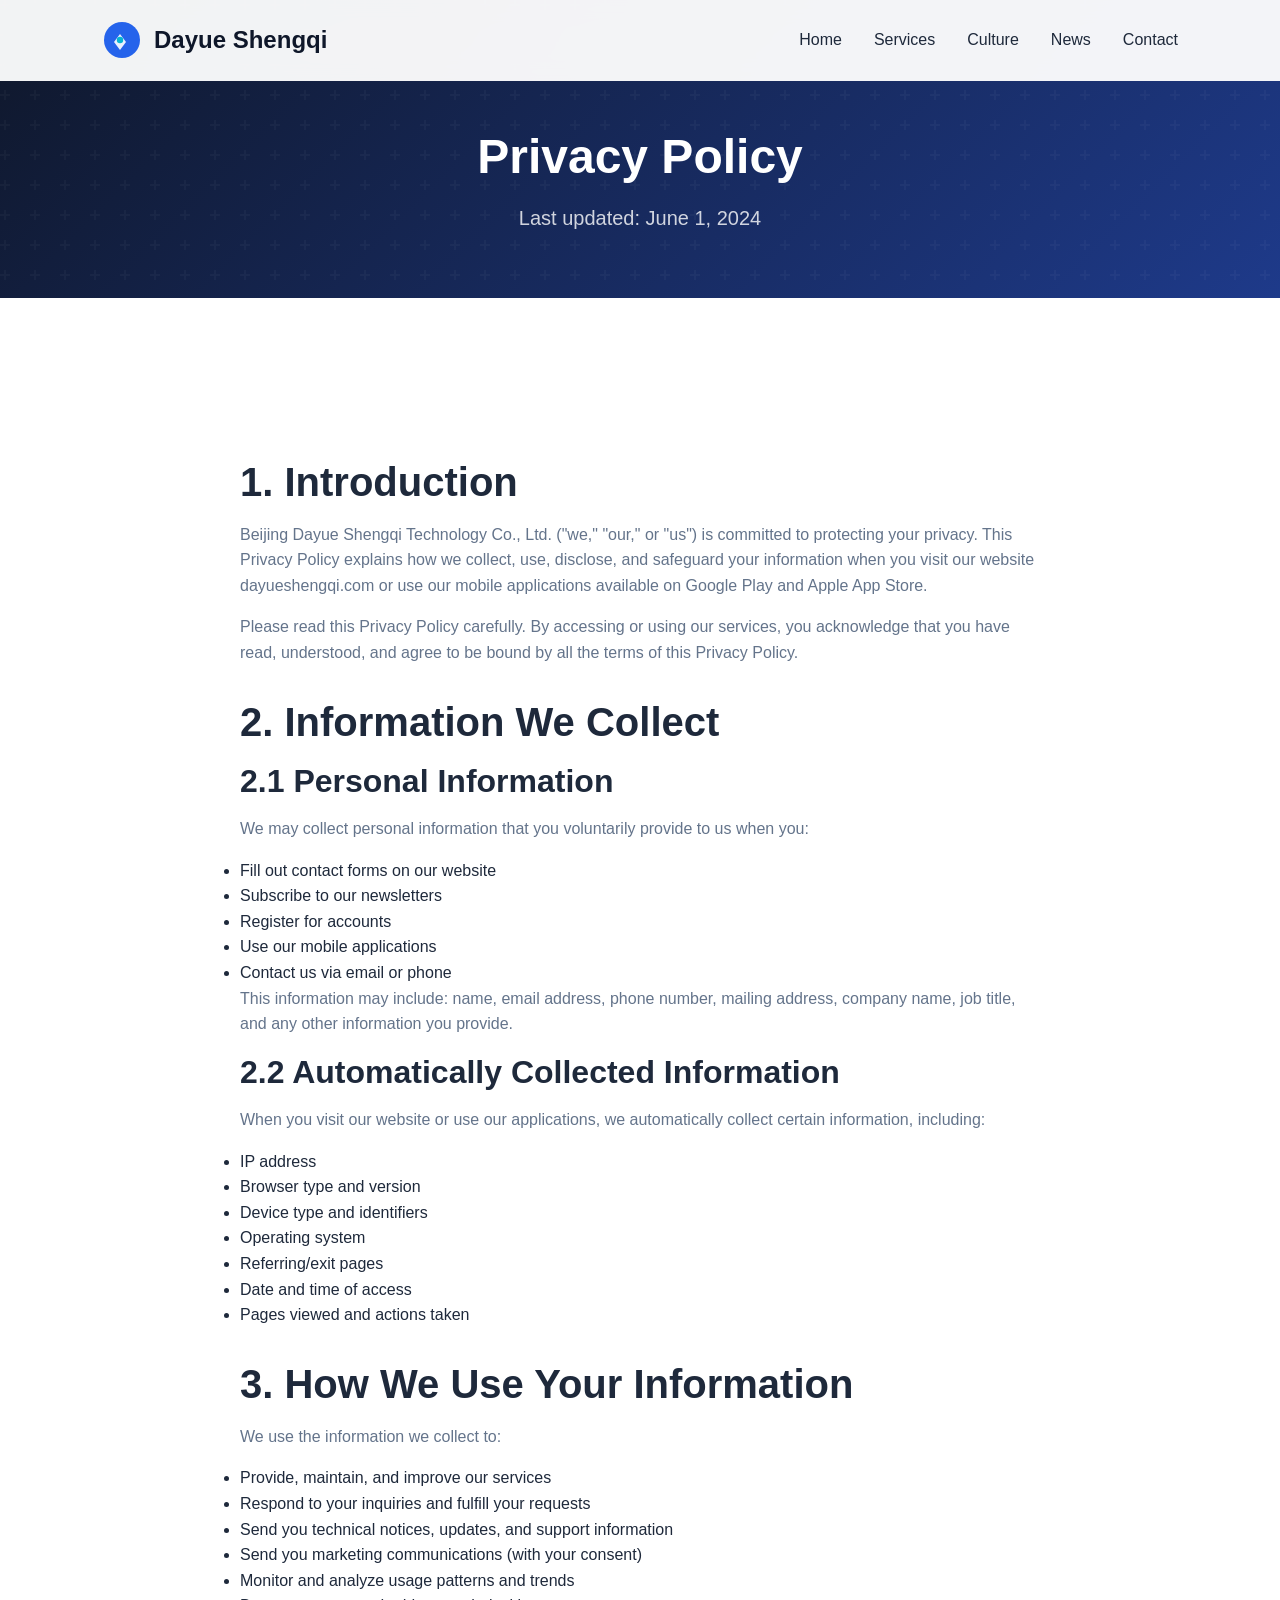
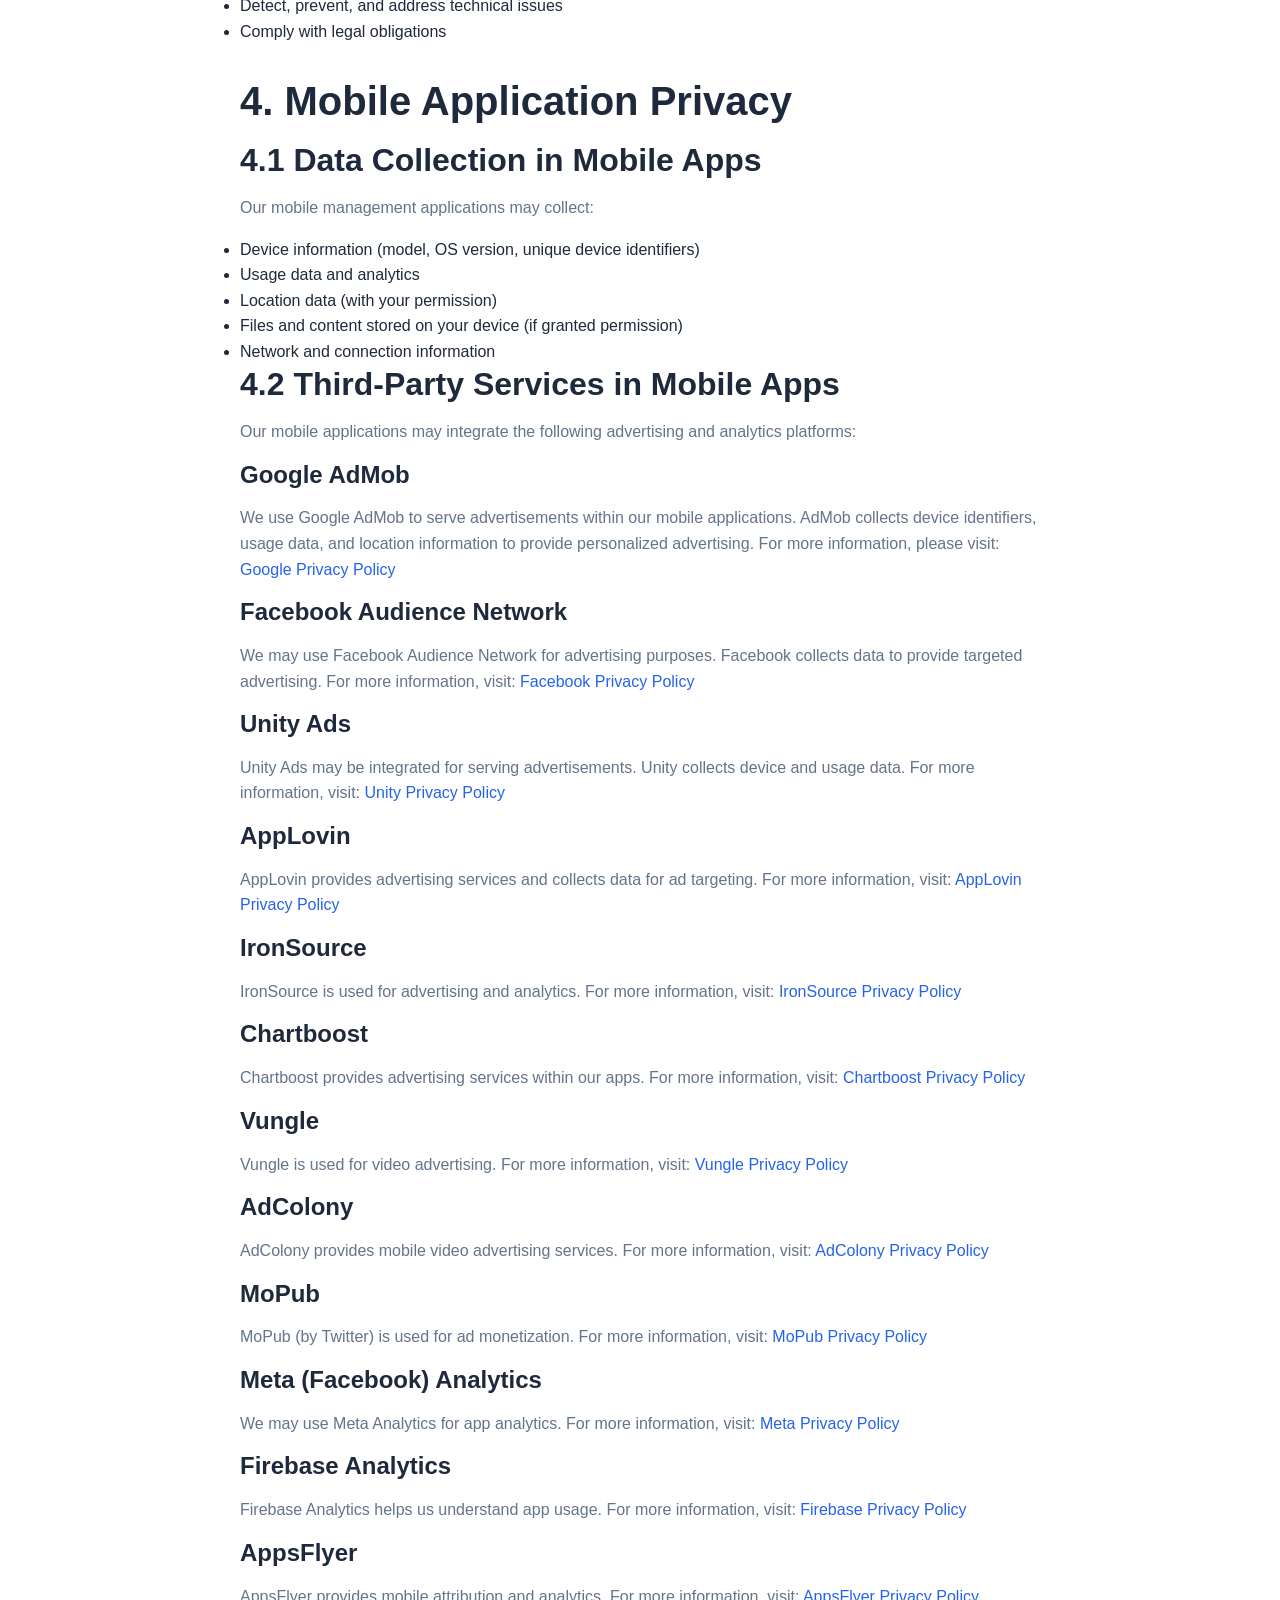
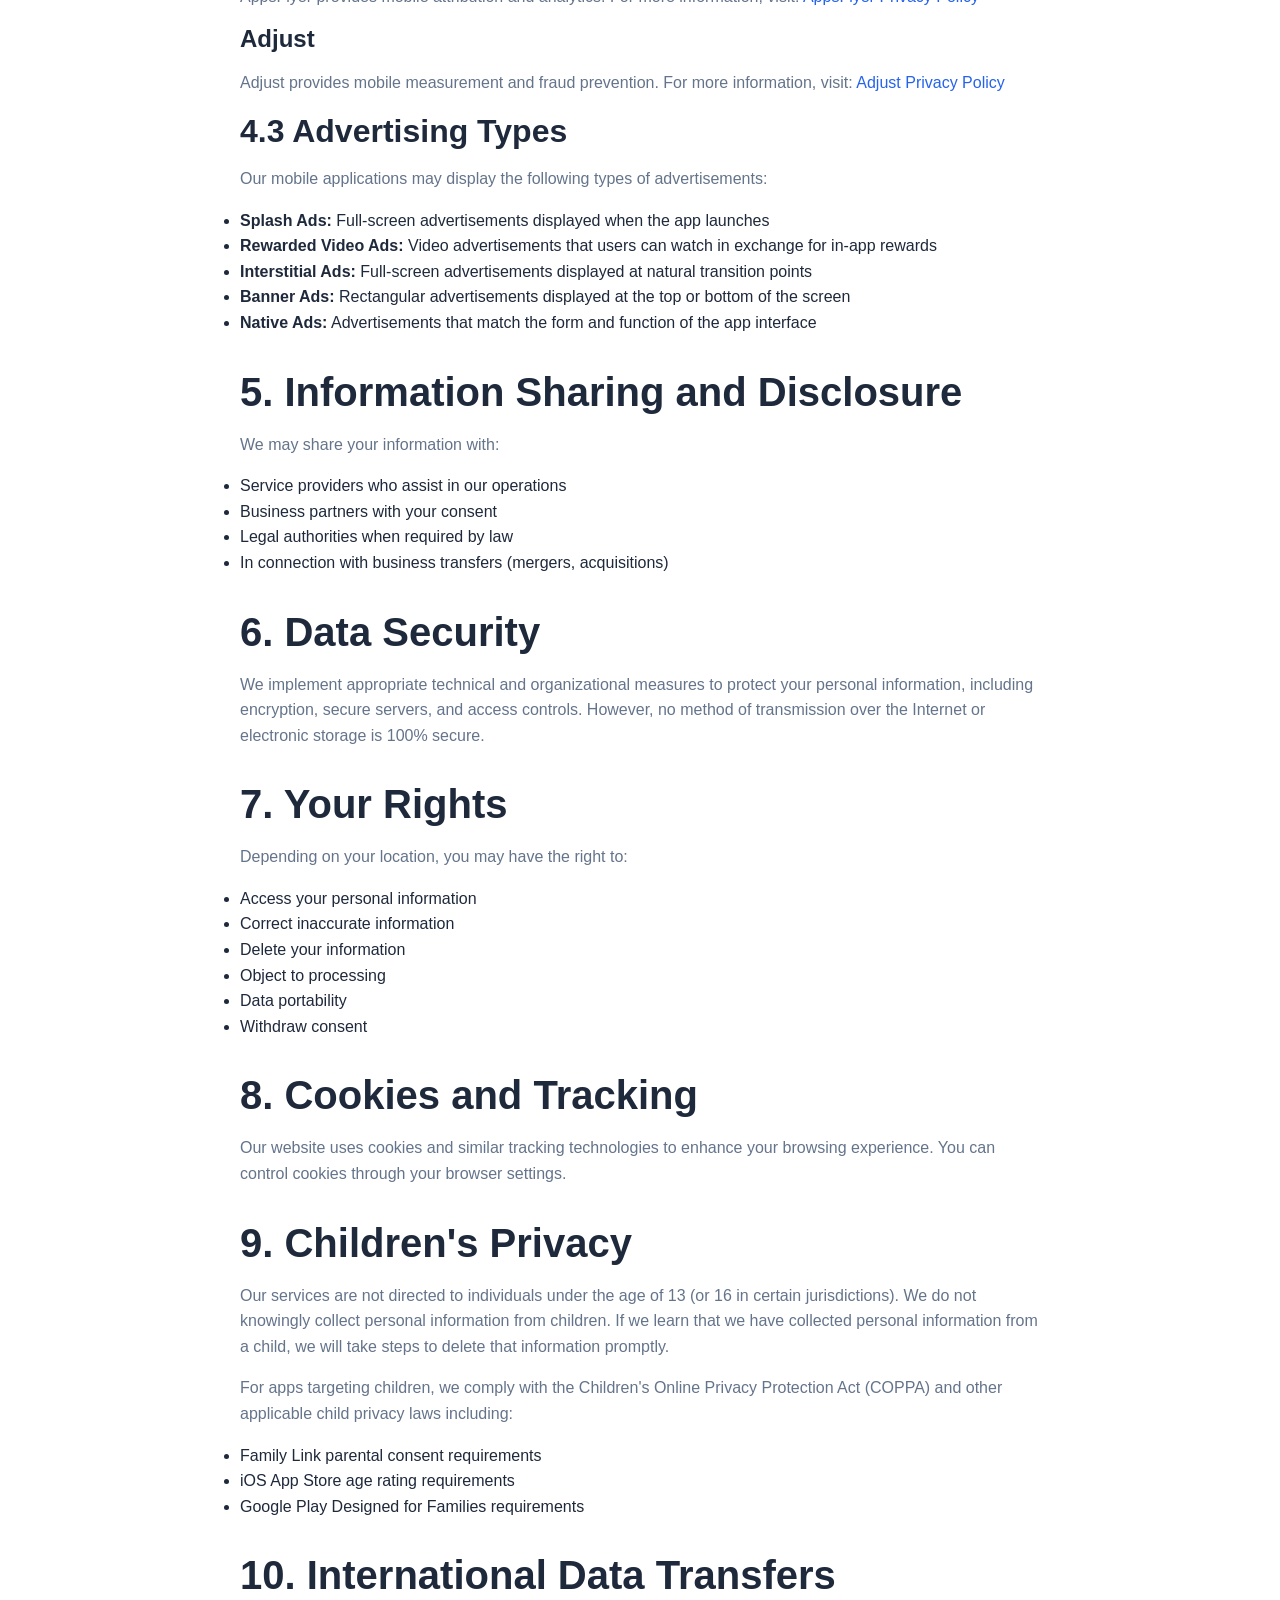
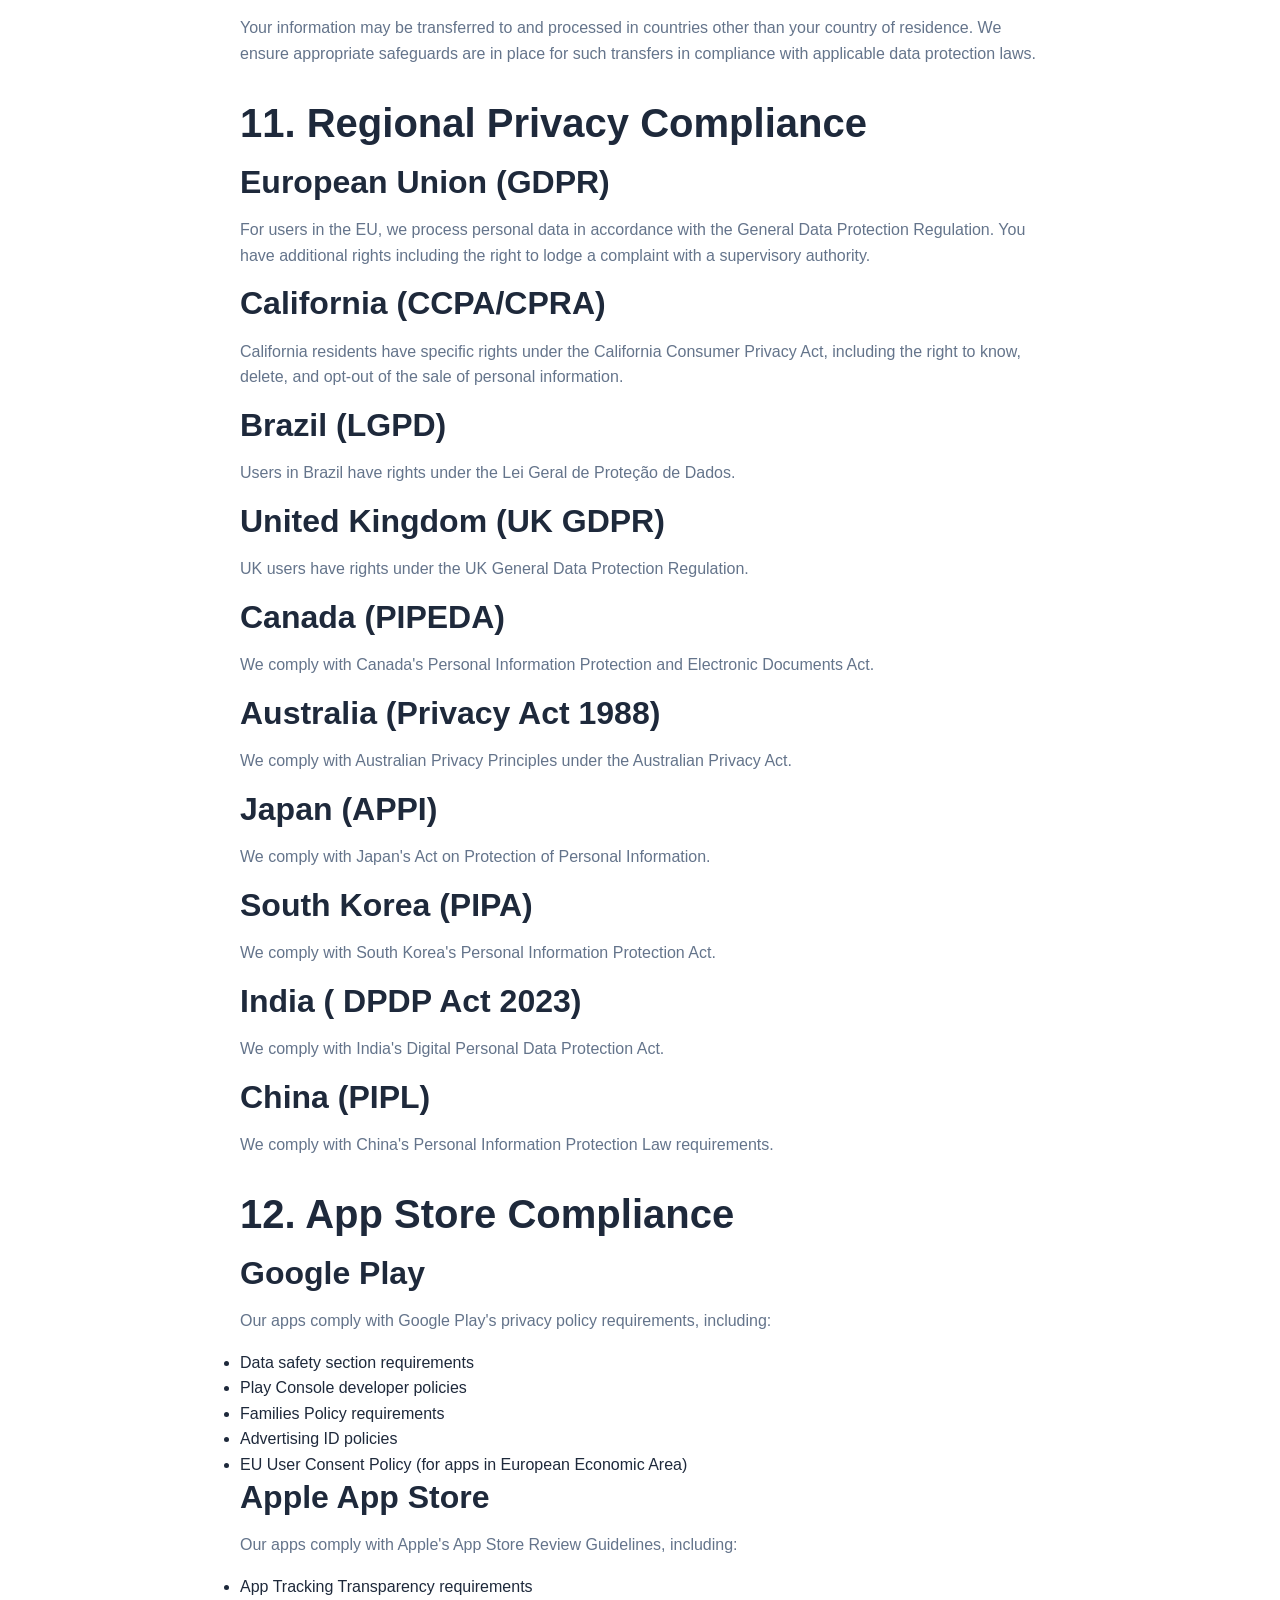
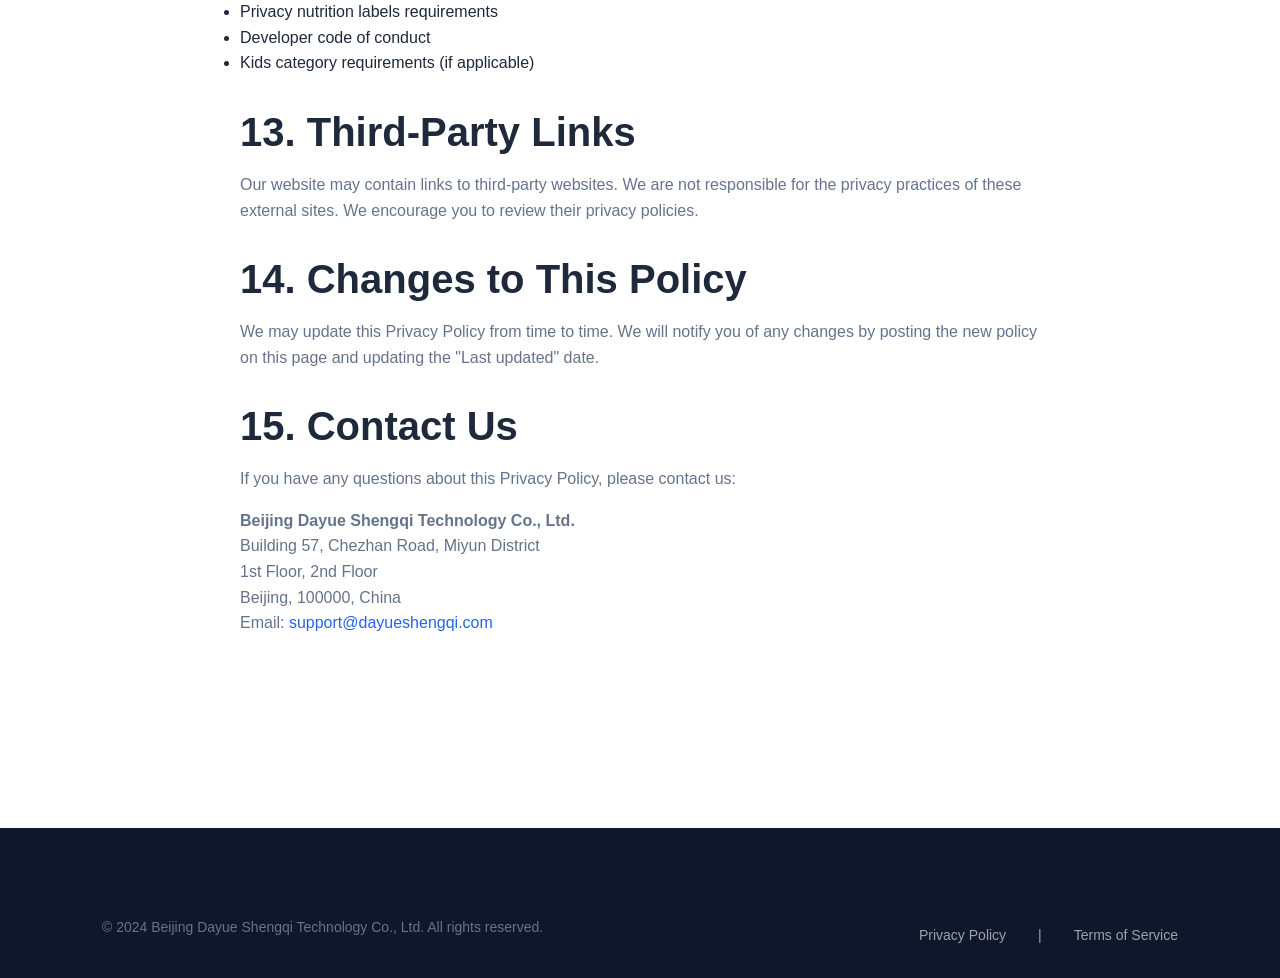
<file: privacy.html>
<!DOCTYPE html>
<html lang="en">
<head>
    <meta charset="UTF-8">
    <meta name="viewport" content="width=device-width, initial-scale=1.0">
    <meta name="description" content="Privacy Policy - Beijing Dayue Shengqi Technology Co., Ltd. Learn how we collect, use, and protect your personal information.">
    <meta name="robots" content="noindex, nofollow">
    <title>Privacy Policy | Beijing Dayue Shengqi Technology Co., Ltd.</title>
    <link rel="canonical" href="https://dayueshengqi.com/privacy.html">
    <link rel="stylesheet" href="css/style.css">
    <link rel="stylesheet" href="css/animations.css">
    <link rel="stylesheet" href="css/responsive.css">
</head>
<body>
    <header class="header">
        <div class="container">
            <a href="index.html" class="logo">
                <svg viewBox="0 0 100 100" width="40" height="40"><circle cx="50" cy="50" r="45" fill="#2563eb"/><path d="M30 55 L45 35 L60 55 L45 75 Z" fill="#ffffff" opacity="0.9"/><circle cx="45" cy="50" r="8" fill="#06b6d4"/></svg>
                <span>Dayue Shengqi</span>
            </a>
            <nav class="nav">
                <ul class="nav-menu">
                    <li><a href="index.html">Home</a></li>
                    <li><a href="services.html">Services</a></li>
                    <li><a href="culture.html">Culture</a></li>
                    <li><a href="news.html">News</a></li>
                    <li><a href="contact.html">Contact</a></li>
                </ul>
            </nav>
            <button class="mobile-menu-btn" aria-label="Toggle menu">
                <svg viewBox="0 0 24 24" width="24" height="24"><path d="M3 12h18M3 6h18M3 18h18" stroke="currentColor" stroke-width="2" stroke-linecap="round"/></svg>
            </button>
        </div>
    </header>

    <section class="page-header">
        <div class="container">
            <h1 class="page-title">Privacy Policy</h1>
            <p class="page-subtitle">Last updated: June 1, 2024</p>
        </div>
    </section>

    <section class="section">
        <div class="container">
            <div class="legal-content">
                <article class="legal-section">
                    <h2>1. Introduction</h2>
                    <p>Beijing Dayue Shengqi Technology Co., Ltd. ("we," "our," or "us") is committed to protecting your privacy. This Privacy Policy explains how we collect, use, disclose, and safeguard your information when you visit our website dayueshengqi.com or use our mobile applications available on Google Play and Apple App Store.</p>
                    <p>Please read this Privacy Policy carefully. By accessing or using our services, you acknowledge that you have read, understood, and agree to be bound by all the terms of this Privacy Policy.</p>
                </article>

                <article class="legal-section">
                    <h2>2. Information We Collect</h2>
                    <h3>2.1 Personal Information</h3>
                    <p>We may collect personal information that you voluntarily provide to us when you:</p>
                    <ul>
                        <li>Fill out contact forms on our website</li>
                        <li>Subscribe to our newsletters</li>
                        <li>Register for accounts</li>
                        <li>Use our mobile applications</li>
                        <li>Contact us via email or phone</li>
                    </ul>
                    <p>This information may include: name, email address, phone number, mailing address, company name, job title, and any other information you provide.</p>
                    
                    <h3>2.2 Automatically Collected Information</h3>
                    <p>When you visit our website or use our applications, we automatically collect certain information, including:</p>
                    <ul>
                        <li>IP address</li>
                        <li>Browser type and version</li>
                        <li>Device type and identifiers</li>
                        <li>Operating system</li>
                        <li>Referring/exit pages</li>
                        <li>Date and time of access</li>
                        <li>Pages viewed and actions taken</li>
                    </ul>
                </article>

                <article class="legal-section">
                    <h2>3. How We Use Your Information</h2>
                    <p>We use the information we collect to:</p>
                    <ul>
                        <li>Provide, maintain, and improve our services</li>
                        <li>Respond to your inquiries and fulfill your requests</li>
                        <li>Send you technical notices, updates, and support information</li>
                        <li>Send you marketing communications (with your consent)</li>
                        <li>Monitor and analyze usage patterns and trends</li>
                        <li>Detect, prevent, and address technical issues</li>
                        <li>Comply with legal obligations</li>
                    </ul>
                </article>

                <article class="legal-section">
                    <h2>4. Mobile Application Privacy</h2>
                    <h3>4.1 Data Collection in Mobile Apps</h3>
                    <p>Our mobile management applications may collect:</p>
                    <ul>
                        <li>Device information (model, OS version, unique device identifiers)</li>
                        <li>Usage data and analytics</li>
                        <li>Location data (with your permission)</li>
                        <li>Files and content stored on your device (if granted permission)</li>
                        <li>Network and connection information</li>
                    </ul>

                    <h3>4.2 Third-Party Services in Mobile Apps</h3>
                    <p>Our mobile applications may integrate the following advertising and analytics platforms:</p>
                    
                    <h4>Google AdMob</h4>
                    <p>We use Google AdMob to serve advertisements within our mobile applications. AdMob collects device identifiers, usage data, and location information to provide personalized advertising. For more information, please visit: <a href="https://policies.google.com/privacy" target="_blank" rel="noopener">Google Privacy Policy</a></p>
                    
                    <h4>Facebook Audience Network</h4>
                    <p>We may use Facebook Audience Network for advertising purposes. Facebook collects data to provide targeted advertising. For more information, visit: <a href="https://www.facebook.com/privacy/policy" target="_blank" rel="noopener">Facebook Privacy Policy</a></p>
                    
                    <h4>Unity Ads</h4>
                    <p>Unity Ads may be integrated for serving advertisements. Unity collects device and usage data. For more information, visit: <a href="https://unity.com/legal/privacy-policy" target="_blank" rel="noopener">Unity Privacy Policy</a></p>
                    
                    <h4>AppLovin</h4>
                    <p>AppLovin provides advertising services and collects data for ad targeting. For more information, visit: <a href="https://www.applovin.com/privacy" target="_blank" rel="noopener">AppLovin Privacy Policy</a></p>
                    
                    <h4>IronSource</h4>
                    <p>IronSource is used for advertising and analytics. For more information, visit: <a href="https://www.ironsrc.com/privacy-policy/" target="_blank" rel="noopener">IronSource Privacy Policy</a></p>
                    
                    <h4>Chartboost</h4>
                    <p>Chartboost provides advertising services within our apps. For more information, visit: <a href="https://www.chartboost.com/privacy/" target="_blank" rel="noopener">Chartboost Privacy Policy</a></p>
                    
                    <h4>Vungle</h4>
                    <p>Vungle is used for video advertising. For more information, visit: <a href="https://www.vungle.com/privacy/" target="_blank" rel="noopener">Vungle Privacy Policy</a></p>
                    
                    <h4>AdColony</h4>
                    <p>AdColony provides mobile video advertising services. For more information, visit: <a href="https://www.adcolony.com/privacy-policy/" target="_blank" rel="noopener">AdColony Privacy Policy</a></p>
                    
                    <h4>MoPub</h4>
                    <p>MoPub (by Twitter) is used for ad monetization. For more information, visit: <a href="https://www.mopub.com/legal/privacy/" target="_blank" rel="noopener">MoPub Privacy Policy</a></p>
                    
                    <h4>Meta (Facebook) Analytics</h4>
                    <p>We may use Meta Analytics for app analytics. For more information, visit: <a href="https://www.facebook.com/about/privacy" target="_blank" rel="noopener">Meta Privacy Policy</a></p>
                    
                    <h4>Firebase Analytics</h4>
                    <p>Firebase Analytics helps us understand app usage. For more information, visit: <a href="https://firebase.google.com/support/privacy" target="_blank" rel="noopener">Firebase Privacy Policy</a></p>
                    
                    <h4>AppsFlyer</h4>
                    <p>AppsFlyer provides mobile attribution and analytics. For more information, visit: <a href="https://www.appsflyer.com/privacy-policy/" target="_blank" rel="noopener">AppsFlyer Privacy Policy</a></p>
                    
                    <h4>Adjust</h4>
                    <p>Adjust provides mobile measurement and fraud prevention. For more information, visit: <a href="https://www.adjust.com/privacy-policy/" target="_blank" rel="noopener">Adjust Privacy Policy</a></p>

                    <h3>4.3 Advertising Types</h3>
                    <p>Our mobile applications may display the following types of advertisements:</p>
                    <ul>
                        <li><strong>Splash Ads:</strong> Full-screen advertisements displayed when the app launches</li>
                        <li><strong>Rewarded Video Ads:</strong> Video advertisements that users can watch in exchange for in-app rewards</li>
                        <li><strong>Interstitial Ads:</strong> Full-screen advertisements displayed at natural transition points</li>
                        <li><strong>Banner Ads:</strong> Rectangular advertisements displayed at the top or bottom of the screen</li>
                        <li><strong>Native Ads:</strong> Advertisements that match the form and function of the app interface</li>
                    </ul>
                </article>

                <article class="legal-section">
                    <h2>5. Information Sharing and Disclosure</h2>
                    <p>We may share your information with:</p>
                    <ul>
                        <li>Service providers who assist in our operations</li>
                        <li>Business partners with your consent</li>
                        <li>Legal authorities when required by law</li>
                        <li>In connection with business transfers (mergers, acquisitions)</li>
                    </ul>
                </article>

                <article class="legal-section">
                    <h2>6. Data Security</h2>
                    <p>We implement appropriate technical and organizational measures to protect your personal information, including encryption, secure servers, and access controls. However, no method of transmission over the Internet or electronic storage is 100% secure.</p>
                </article>

                <article class="legal-section">
                    <h2>7. Your Rights</h2>
                    <p>Depending on your location, you may have the right to:</p>
                    <ul>
                        <li>Access your personal information</li>
                        <li>Correct inaccurate information</li>
                        <li>Delete your information</li>
                        <li>Object to processing</li>
                        <li>Data portability</li>
                        <li>Withdraw consent</li>
                    </ul>
                </article>

                <article class="legal-section">
                    <h2>8. Cookies and Tracking</h2>
                    <p>Our website uses cookies and similar tracking technologies to enhance your browsing experience. You can control cookies through your browser settings.</p>
                </article>

                <article class="legal-section">
                    <h2>9. Children's Privacy</h2>
                    <p>Our services are not directed to individuals under the age of 13 (or 16 in certain jurisdictions). We do not knowingly collect personal information from children. If we learn that we have collected personal information from a child, we will take steps to delete that information promptly.</p>
                    <p>For apps targeting children, we comply with the Children's Online Privacy Protection Act (COPPA) and other applicable child privacy laws including:</p>
                    <ul>
                        <li>Family Link parental consent requirements</li>
                        <li>iOS App Store age rating requirements</li>
                        <li>Google Play Designed for Families requirements</li>
                    </ul>
                </article>

                <article class="legal-section">
                    <h2>10. International Data Transfers</h2>
                    <p>Your information may be transferred to and processed in countries other than your country of residence. We ensure appropriate safeguards are in place for such transfers in compliance with applicable data protection laws.</p>
                </article>

                <article class="legal-section">
                    <h2>11. Regional Privacy Compliance</h2>
                    <h3>European Union (GDPR)</h3>
                    <p>For users in the EU, we process personal data in accordance with the General Data Protection Regulation. You have additional rights including the right to lodge a complaint with a supervisory authority.</p>
                    
                    <h3>California (CCPA/CPRA)</h3>
                    <p>California residents have specific rights under the California Consumer Privacy Act, including the right to know, delete, and opt-out of the sale of personal information.</p>
                    
                    <h3>Brazil (LGPD)</h3>
                    <p>Users in Brazil have rights under the Lei Geral de Proteção de Dados.</p>
                    
                    <h3>United Kingdom (UK GDPR)</h3>
                    <p>UK users have rights under the UK General Data Protection Regulation.</p>
                    
                    <h3>Canada (PIPEDA)</h3>
                    <p>We comply with Canada's Personal Information Protection and Electronic Documents Act.</p>
                    
                    <h3>Australia (Privacy Act 1988)</h3>
                    <p>We comply with Australian Privacy Principles under the Australian Privacy Act.</p>
                    
                    <h3>Japan (APPI)</h3>
                    <p>We comply with Japan's Act on Protection of Personal Information.</p>
                    
                    <h3>South Korea (PIPA)</h3>
                    <p>We comply with South Korea's Personal Information Protection Act.</p>
                    
                    <h3>India ( DPDP Act 2023)</h3>
                    <p>We comply with India's Digital Personal Data Protection Act.</p>
                    
                    <h3>China (PIPL)</h3>
                    <p>We comply with China's Personal Information Protection Law requirements.</p>
                </article>

                <article class="legal-section">
                    <h2>12. App Store Compliance</h2>
                    <h3>Google Play</h3>
                    <p>Our apps comply with Google Play's privacy policy requirements, including:</p>
                    <ul>
                        <li>Data safety section requirements</li>
                        <li>Play Console developer policies</li>
                        <li>Families Policy requirements</li>
                        <li>Advertising ID policies</li>
                        <li>EU User Consent Policy (for apps in European Economic Area)</li>
                    </ul>
                    
                    <h3>Apple App Store</h3>
                    <p>Our apps comply with Apple's App Store Review Guidelines, including:</p>
                    <ul>
                        <li>App Tracking Transparency requirements</li>
                        <li>Privacy nutrition labels requirements</li>
                        <li>Developer code of conduct</li>
                        <li>Kids category requirements (if applicable)</li>
                    </ul>
                </article>

                <article class="legal-section">
                    <h2>13. Third-Party Links</h2>
                    <p>Our website may contain links to third-party websites. We are not responsible for the privacy practices of these external sites. We encourage you to review their privacy policies.</p>
                </article>

                <article class="legal-section">
                    <h2>14. Changes to This Policy</h2>
                    <p>We may update this Privacy Policy from time to time. We will notify you of any changes by posting the new policy on this page and updating the "Last updated" date.</p>
                </article>

                <article class="legal-section">
                    <h2>15. Contact Us</h2>
                    <p>If you have any questions about this Privacy Policy, please contact us:</p>
                    <p><strong>Beijing Dayue Shengqi Technology Co., Ltd.</strong><br>
                    Building 57, Chezhan Road, Miyun District<br>
                    1st Floor, 2nd Floor<br>
                    Beijing, 100000, China<br>
                    Email: <a href="mailto:support@dayueshengqi.com">support@dayueshengqi.com</a></p>
                </article>
            </div>
        </div>
    </section>

    <footer class="footer">
        <div class="container">
            <div class="footer-bottom">
                <p>&copy; 2024 Beijing Dayue Shengqi Technology Co., Ltd. All rights reserved.</p>
                <div class="footer-legal"><a href="privacy.html">Privacy Policy</a><span class="separator">|</span><a href="terms.html">Terms of Service</a></div>
            </div>
        </div>
    </footer>
    <script src="js/main.js"></script>
</body>
</html>
</file>
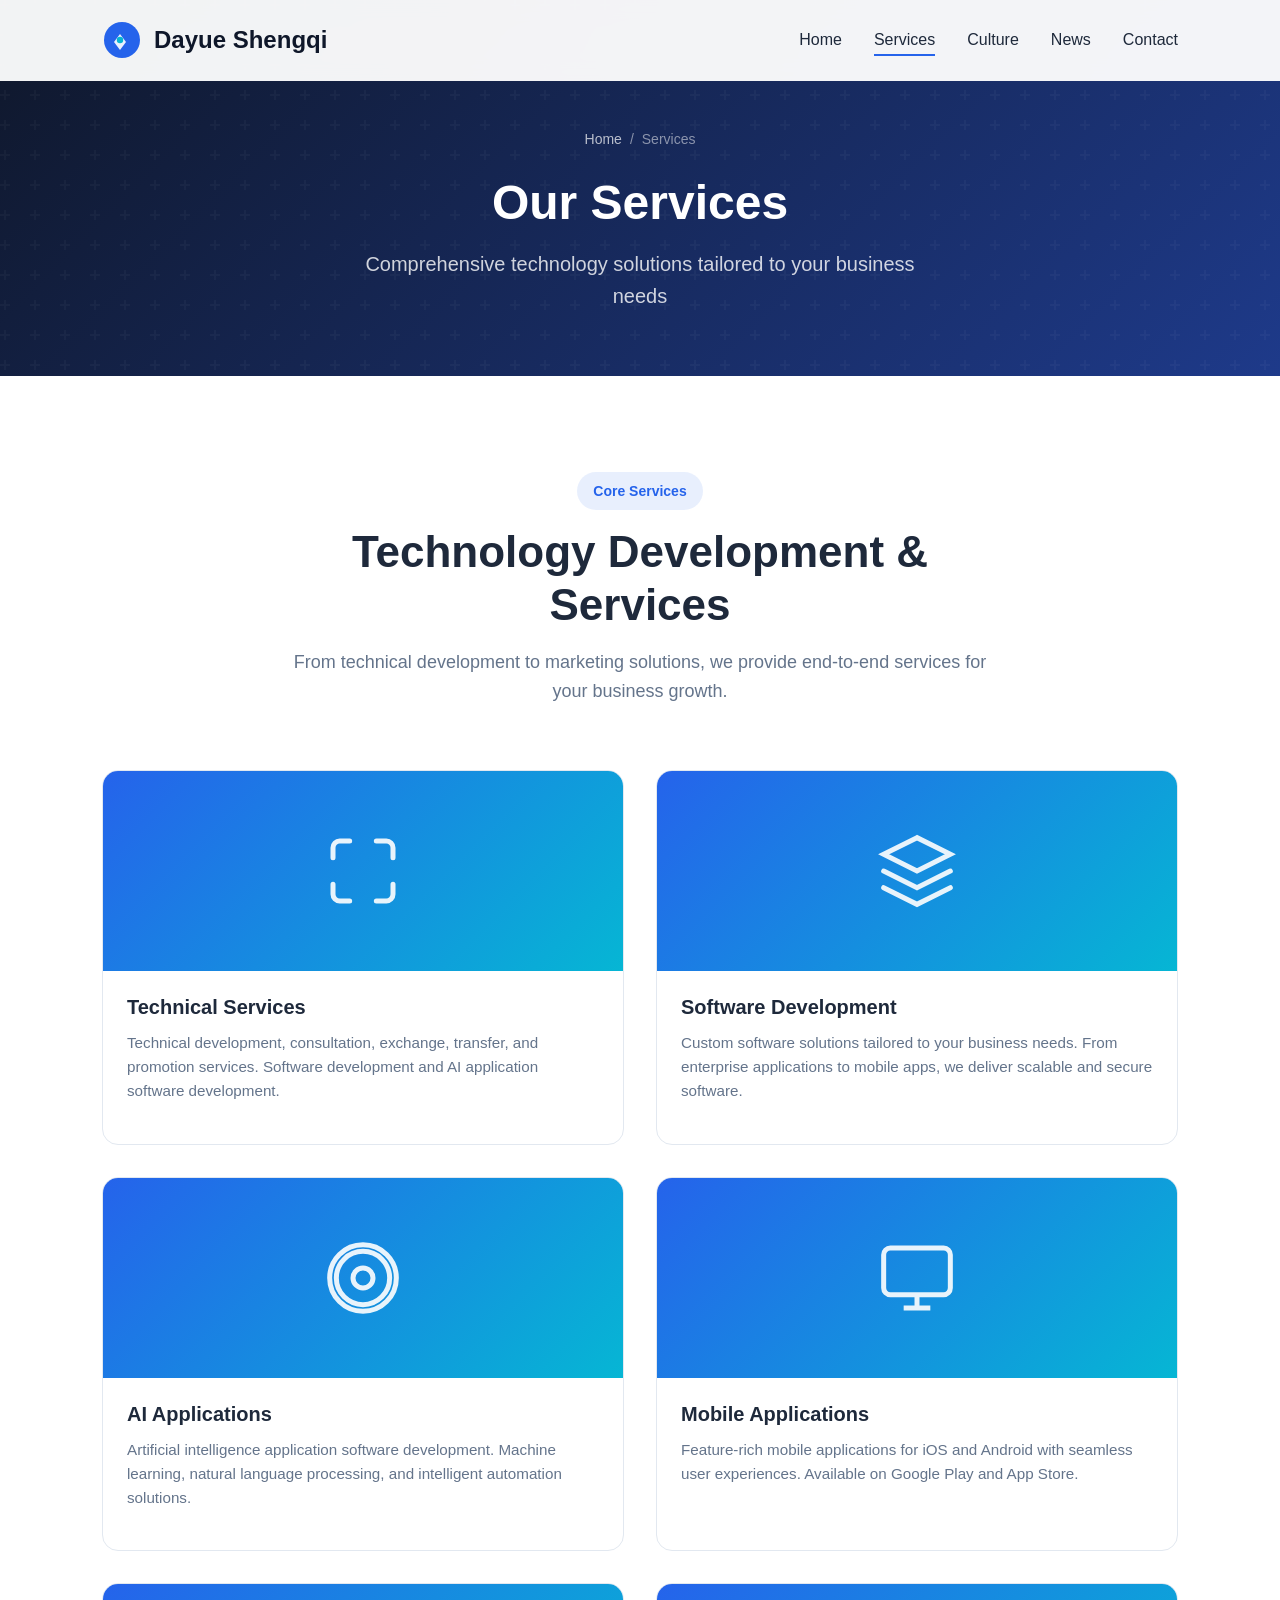
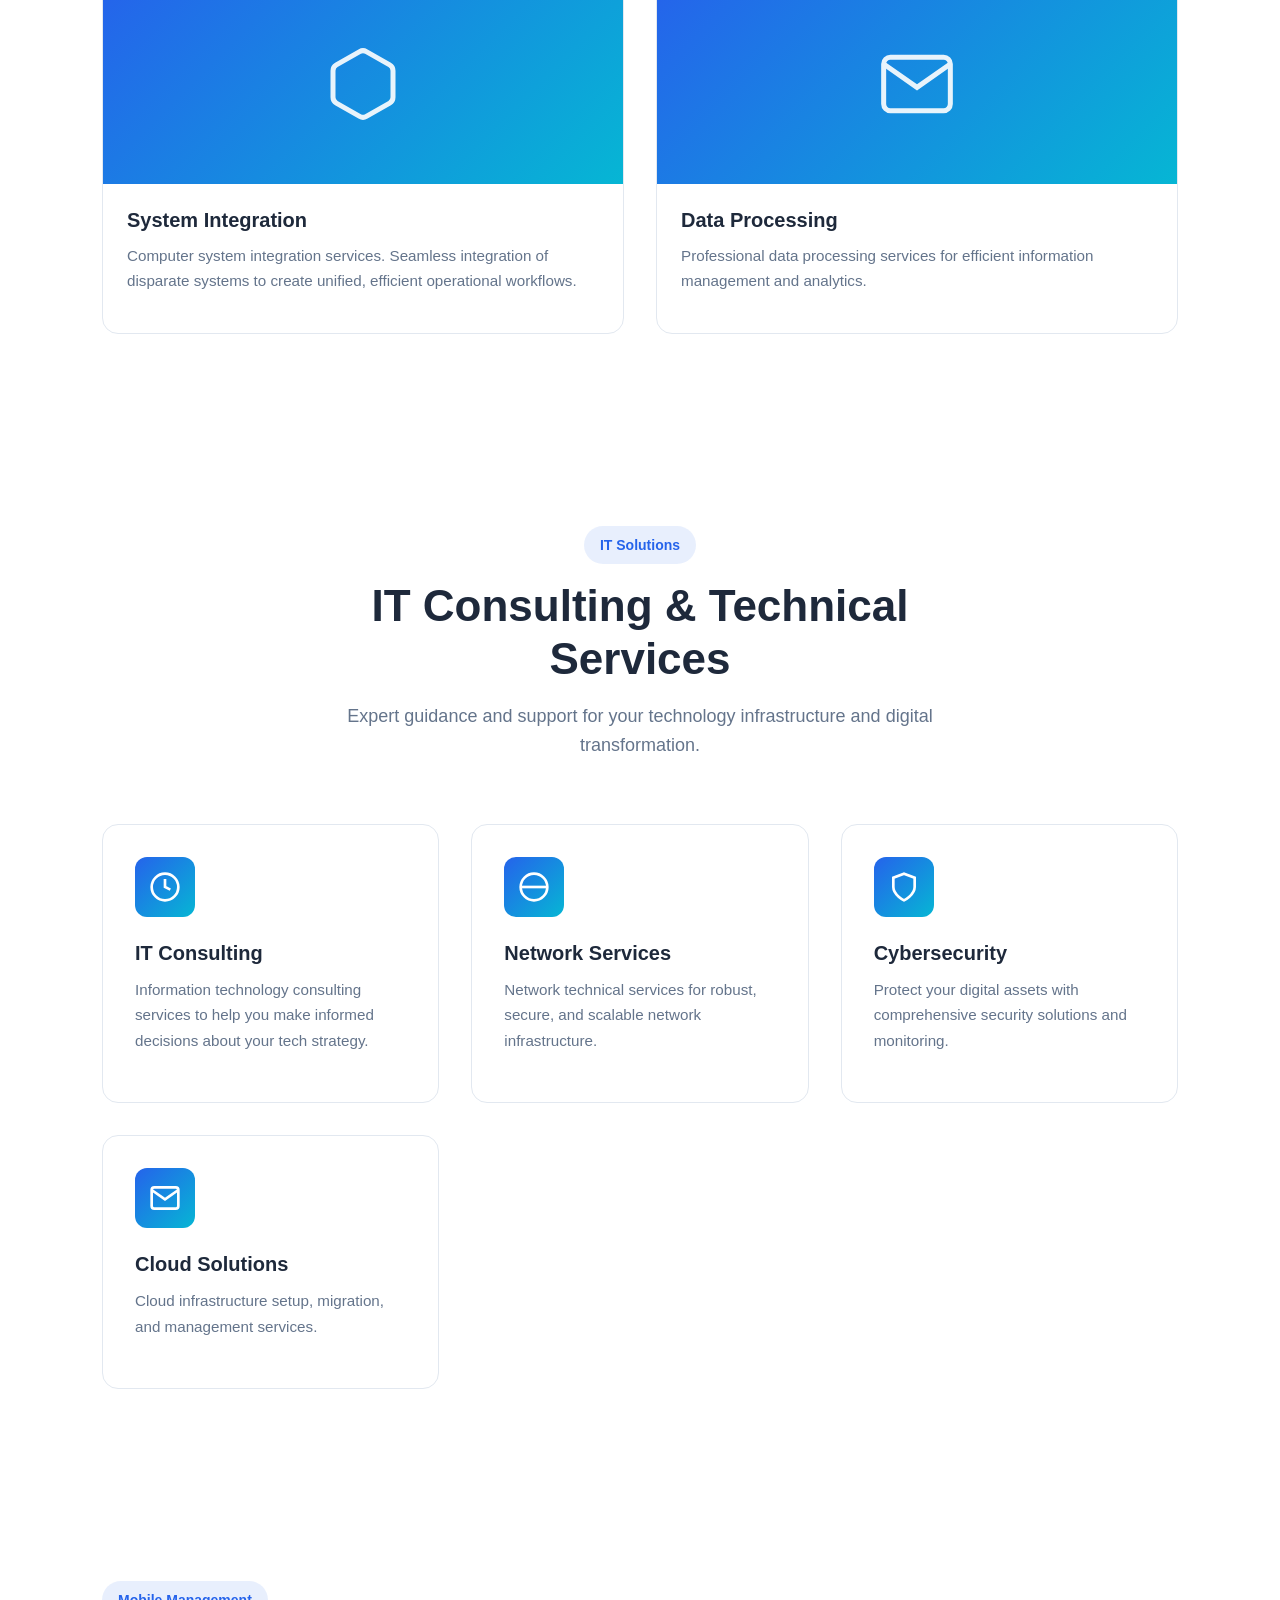
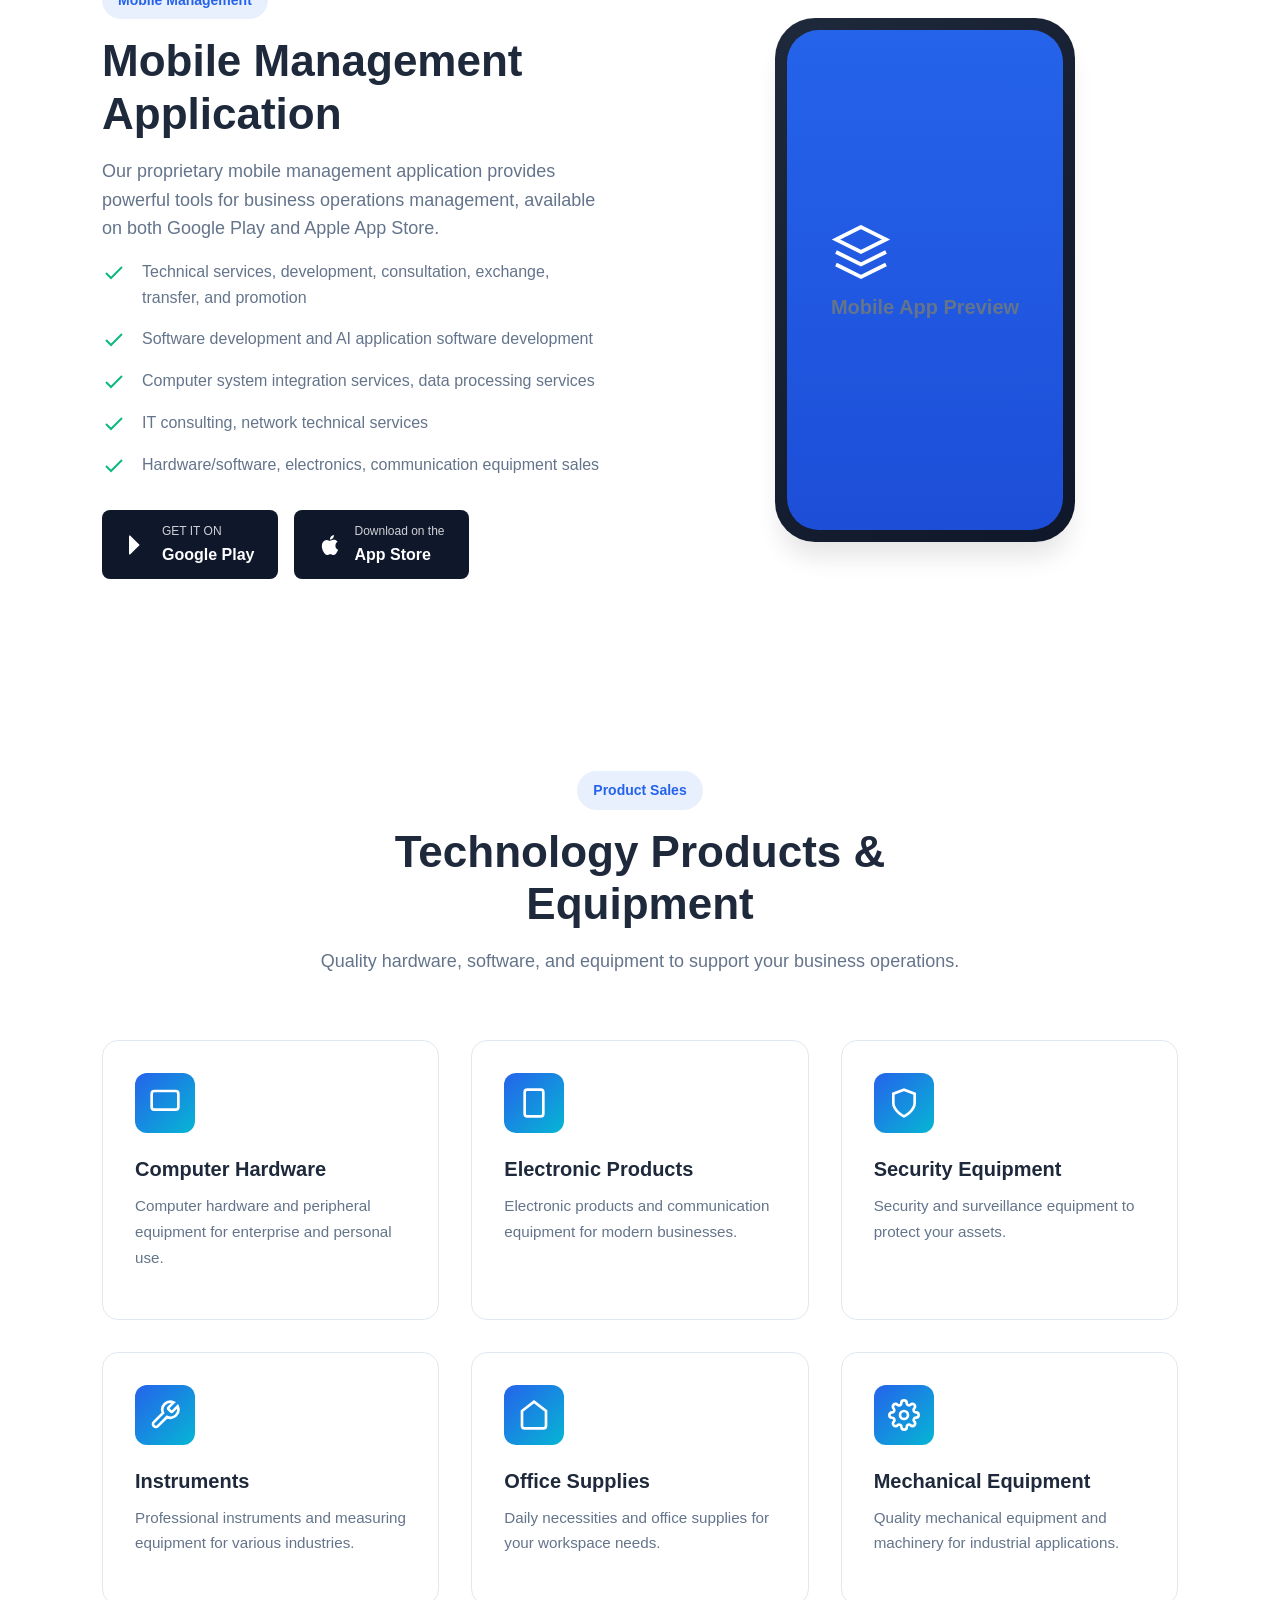
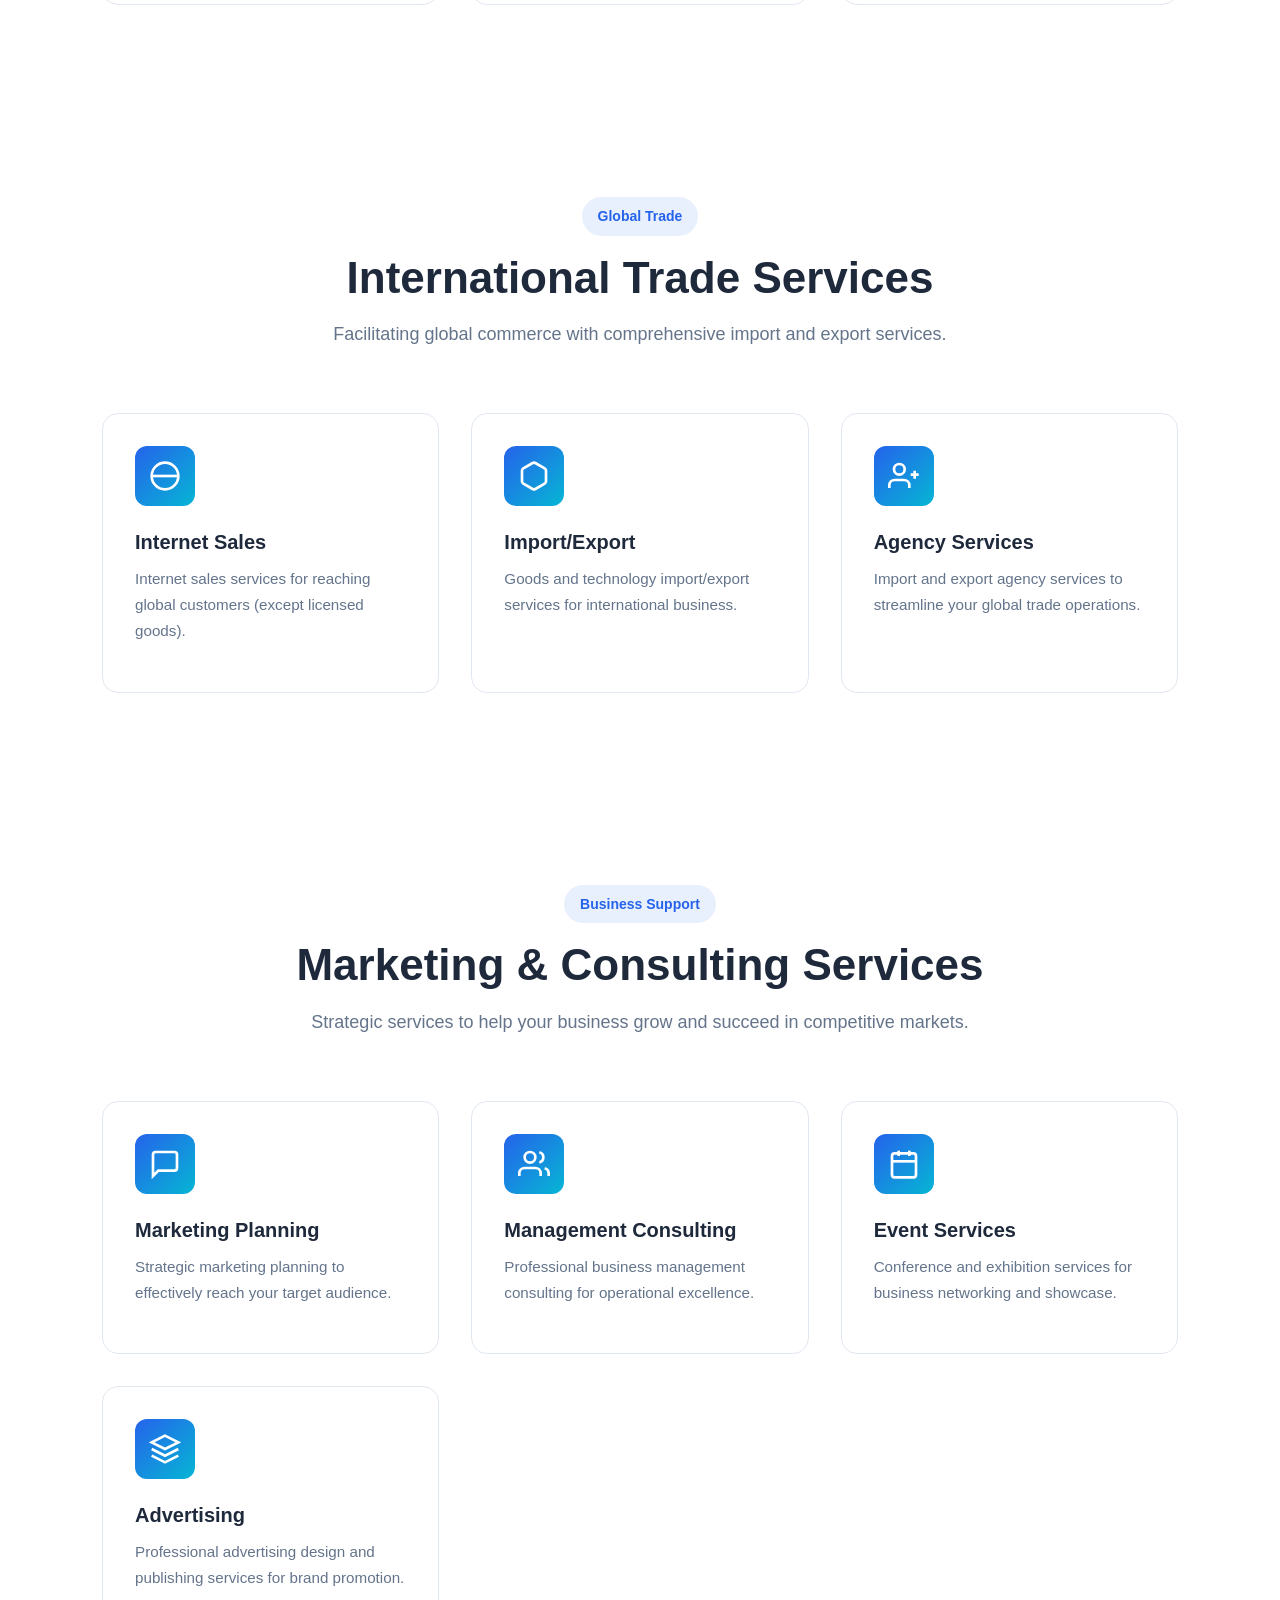
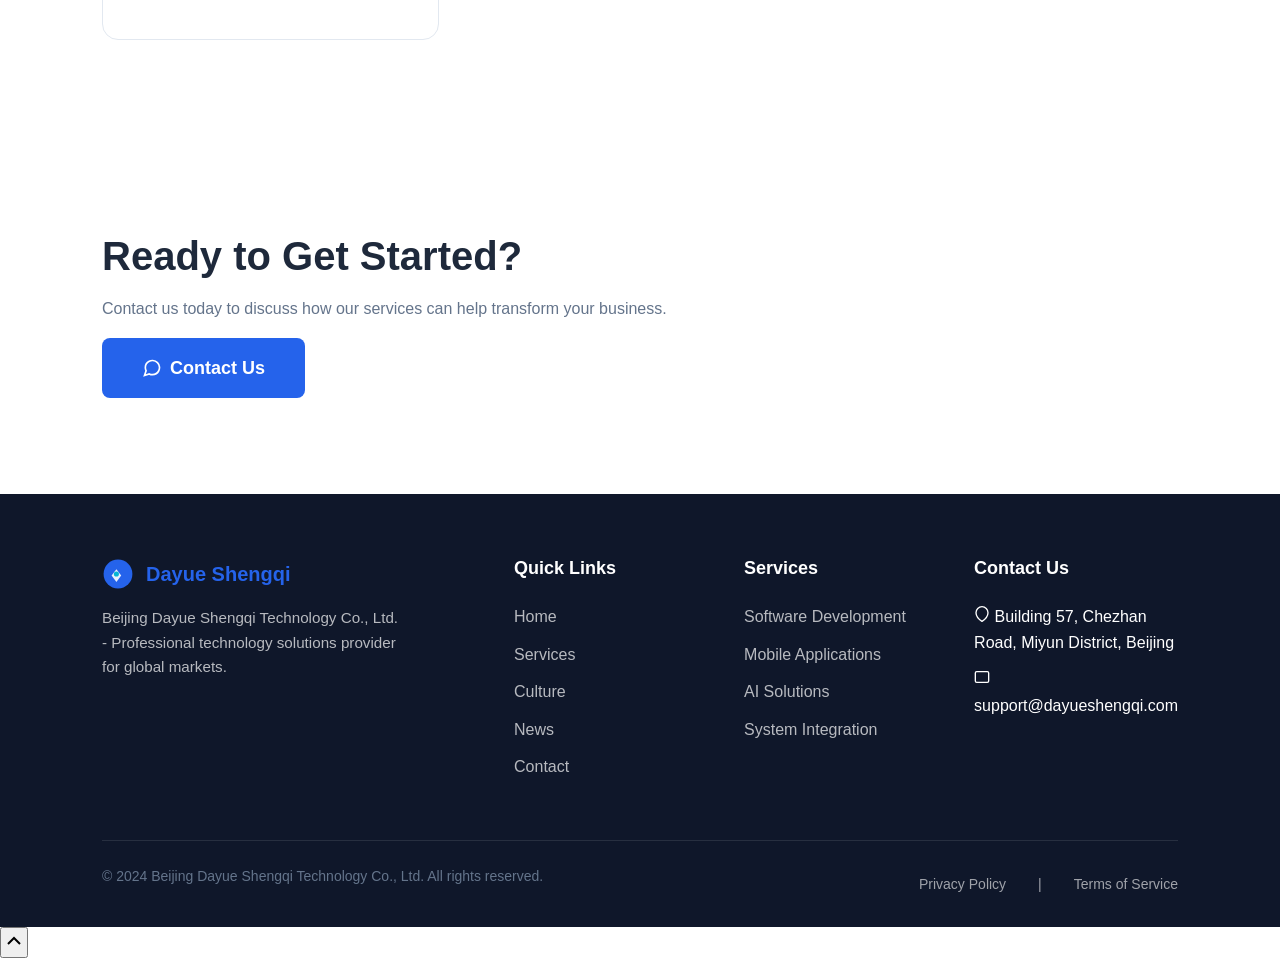
<file: services.html>
<!DOCTYPE html>
<html lang="en">
<head>
    <meta charset="UTF-8">
    <meta name="viewport" content="width=device-width, initial-scale=1.0">
    <meta name="description" content="Explore comprehensive technology services from Beijing Dayue Shengqi - Software development, AI solutions, mobile apps, system integration, and global tech consulting services.">
    <meta name="keywords" content="technology services, software development, AI solutions, mobile applications, system integration, IT consulting, Beijing tech company">
    <meta name="author" content="Beijing Dayue Shengqi Technology Co., Ltd.">
    <meta name="robots" content="index, follow">
    <meta property="og:title" content="Our Services | Beijing Dayue Shengqi Technology">
    <meta property="og:description" content="Comprehensive technology services including software development, AI solutions, and mobile applications">
    <meta property="og:type" content="website">
    <meta property="og:url" content="https://dayueshengqi.com/services">
    <title>Our Services | Beijing Dayue Shengqi Technology Co., Ltd.</title>
    <link rel="canonical" href="https://dayueshengqi.com/services.html">
    <link rel="stylesheet" href="css/style.css">
    <link rel="stylesheet" href="css/animations.css">
    <link rel="stylesheet" href="css/responsive.css">
</head>
<body>
    <!-- Header -->
    <header class="header">
        <div class="container">
            <a href="index.html" class="logo">
                <svg viewBox="0 0 100 100" width="40" height="40">
                    <circle cx="50" cy="50" r="45" fill="#2563eb"/>
                    <path d="M30 55 L45 35 L60 55 L45 75 Z" fill="#ffffff" opacity="0.9"/>
                    <circle cx="45" cy="50" r="8" fill="#06b6d4"/>
                </svg>
                <span>Dayue Shengqi</span>
            </a>
            <nav class="nav">
                <ul class="nav-menu">
                    <li><a href="index.html">Home</a></li>
                    <li><a href="services.html" class="active">Services</a></li>
                    <li><a href="culture.html">Culture</a></li>
                    <li><a href="news.html">News</a></li>
                    <li><a href="contact.html">Contact</a></li>
                </ul>
            </nav>
            <button class="mobile-menu-btn" aria-label="Toggle menu">
                <svg viewBox="0 0 24 24" width="24" height="24">
                    <path d="M3 12h18M3 6h18M3 18h18" stroke="currentColor" stroke-width="2" stroke-linecap="round"/>
                </svg>
            </button>
        </div>
    </header>

    <!-- Page Header -->
    <section class="page-header">
        <div class="container">
            <nav class="breadcrumb" aria-label="Breadcrumb">
                <a href="index.html">Home</a>
                <span class="separator">/</span>
                <span>Services</span>
            </nav>
            <h1 class="page-title animate-fade-in-up">Our Services</h1>
            <p class="page-subtitle animate-fade-in-up delay-200">Comprehensive technology solutions tailored to your business needs</p>
        </div>
    </section>

    <!-- Technology Services -->
    <section class="section">
        <div class="container">
            <div class="section-header text-center scroll-animate">
                <span class="section-badge">Core Services</span>
                <h2 class="section-title">Technology Development & Services</h2>
                <p class="section-description">From technical development to marketing solutions, we provide end-to-end services for your business growth.</p>
            </div>
            <div class="services-grid">
                <div class="service-card scroll-animate hover-lift">
                    <div class="service-image">
                        <svg viewBox="0 0 24 24" width="80" height="80"><path d="M8 3H5a2 2 0 0 0-2 2v3m18 0V5a2 2 0 0 0-2-2h-3m0 18h3a2 2 0 0 0 2-2v-3M3 16v3a2 2 0 0 0 2 2h3" fill="none" stroke="currentColor" stroke-width="1.5" stroke-linecap="round"/></svg>
                    </div>
                    <div class="service-content">
                        <h3 class="service-title">Technical Services</h3>
                        <p class="service-description">Technical development, consultation, exchange, transfer, and promotion services. Software development and AI application software development.</p>
                    </div>
                </div>
                <div class="service-card scroll-animate hover-lift">
                    <div class="service-image">
                        <svg viewBox="0 0 24 24" width="80" height="80"><path d="M12 2L2 7l10 5 10-5-10-5zM2 17l10 5 10-5M2 12l10 5 10-5" fill="none" stroke="currentColor" stroke-width="1.5" stroke-linecap="round"/></svg>
                    </div>
                    <div class="service-content">
                        <h3 class="service-title">Software Development</h3>
                        <p class="service-description">Custom software solutions tailored to your business needs. From enterprise applications to mobile apps, we deliver scalable and secure software.</p>
                    </div>
                </div>
                <div class="service-card scroll-animate hover-lift">
                    <div class="service-image">
                        <svg viewBox="0 0 24 24" width="80" height="80"><path d="M12 2a10 10 0 1 0 10 10 10 10 0 0 0-10-10zm0 18a8 8 0 1 1 8-8 8 8 0 0 1-8 8z" fill="none" stroke="currentColor" stroke-width="1.5"/><circle cx="12" cy="12" r="3" fill="none" stroke="currentColor" stroke-width="1.5"/></svg>
                    </div>
                    <div class="service-content">
                        <h3 class="service-title">AI Applications</h3>
                        <p class="service-description">Artificial intelligence application software development. Machine learning, natural language processing, and intelligent automation solutions.</p>
                    </div>
                </div>
                <div class="service-card scroll-animate hover-lift">
                    <div class="service-image">
                        <svg viewBox="0 0 24 24" width="80" height="80"><rect x="2" y="3" width="20" height="14" rx="2" fill="none" stroke="currentColor" stroke-width="1.5"/><line x1="8" y1="21" x2="16" y2="21" stroke="currentColor" stroke-width="1.5"/><line x1="12" y1="17" x2="12" y2="21" stroke="currentColor" stroke-width="1.5"/></svg>
                    </div>
                    <div class="service-content">
                        <h3 class="service-title">Mobile Applications</h3>
                        <p class="service-description">Feature-rich mobile applications for iOS and Android with seamless user experiences. Available on Google Play and App Store.</p>
                    </div>
                </div>
                <div class="service-card scroll-animate hover-lift">
                    <div class="service-image">
                        <svg viewBox="0 0 24 24" width="80" height="80"><path d="M21 16V8a2 2 0 0 0-1-1.73l-7-4a2 2 0 0 0-2 0l-7 4A2 2 0 0 0 3 8v8a2 2 0 0 0 1 1.73l7 4a2 2 0 0 0 2 0l7-4A2 2 0 0 0 21 16z" fill="none" stroke="currentColor" stroke-width="1.5"/></svg>
                    </div>
                    <div class="service-content">
                        <h3 class="service-title">System Integration</h3>
                        <p class="service-description">Computer system integration services. Seamless integration of disparate systems to create unified, efficient operational workflows.</p>
                    </div>
                </div>
                <div class="service-card scroll-animate hover-lift">
                    <div class="service-image">
                        <svg viewBox="0 0 24 24" width="80" height="80"><path d="M4 4h16c1.1 0 2 .9 2 2v12c0 1.1-.9 2-2 2H4c-1.1 0-2-.9-2-2V6c0-1.1.9-2 2-2z" fill="none" stroke="currentColor" stroke-width="1.5"/><polyline points="22,6 12,13 2,6" fill="none" stroke="currentColor" stroke-width="1.5"/></svg>
                    </div>
                    <div class="service-content">
                        <h3 class="service-title">Data Processing</h3>
                        <p class="service-description">Professional data processing services for efficient information management and analytics.</p>
                    </div>
                </div>
            </div>
        </div>
    </section>

    <!-- IT Services -->
    <section class="section bg-light">
        <div class="container">
            <div class="section-header text-center scroll-animate">
                <span class="section-badge">IT Solutions</span>
                <h2 class="section-title">IT Consulting & Technical Services</h2>
                <p class="section-description">Expert guidance and support for your technology infrastructure and digital transformation.</p>
            </div>
            <div class="features-grid">
                <div class="feature-card scroll-animate hover-lift">
                    <div class="feature-icon">
                        <svg viewBox="0 0 24 24" width="32" height="32"><circle cx="12" cy="12" r="10" fill="none" stroke="currentColor" stroke-width="2"/><path d="M12 6v6l4 2" fill="none" stroke="currentColor" stroke-width="2"/></svg>
                    </div>
                    <h3 class="feature-title">IT Consulting</h3>
                    <p class="feature-description">Information technology consulting services to help you make informed decisions about your tech strategy.</p>
                </div>
                <div class="feature-card scroll-animate hover-lift">
                    <div class="feature-icon">
                        <svg viewBox="0 0 24 24" width="32" height="32"><circle cx="12" cy="12" r="10" fill="none" stroke="currentColor" stroke-width="2"/><line x1="2" y1="12" x2="22" y2="12" stroke="currentColor" stroke-width="2"/></svg>
                    </div>
                    <h3 class="feature-title">Network Services</h3>
                    <p class="feature-description">Network technical services for robust, secure, and scalable network infrastructure.</p>
                </div>
                <div class="feature-card scroll-animate hover-lift">
                    <div class="feature-icon">
                        <svg viewBox="0 0 24 24" width="32" height="32"><path d="M12 22s8-4 8-10V5l-8-3-8 3v7c0 6 8 10 8 10z" fill="none" stroke="currentColor" stroke-width="2"/></svg>
                    </div>
                    <h3 class="feature-title">Cybersecurity</h3>
                    <p class="feature-description">Protect your digital assets with comprehensive security solutions and monitoring.</p>
                </div>
                <div class="feature-card scroll-animate hover-lift">
                    <div class="feature-icon">
                        <svg viewBox="0 0 24 24" width="32" height="32"><path d="M4 4h16c1.1 0 2 .9 2 2v12c0 1.1-.9 2-2 2H4c-1.1 0-2-.9-2-2V6c0-1.1.9-2 2-2z" fill="none" stroke="currentColor" stroke-width="2"/><path d="M22 6l-10 7L2 6" fill="none" stroke="currentColor" stroke-width="2"/></svg>
                    </div>
                    <h3 class="feature-title">Cloud Solutions</h3>
                    <p class="feature-description">Cloud infrastructure setup, migration, and management services.</p>
                </div>
            </div>
        </div>
    </section>

    <!-- Mobile App Services -->
    <section class="section">
        <div class="container">
            <div class="app-showcase">
                <div class="app-content scroll-animate-left">
                    <span class="section-badge">Mobile Management</span>
                    <h2 class="section-title">Mobile Management Application</h2>
                    <p class="section-description">
                        Our proprietary mobile management application provides powerful tools for business operations management, available on both Google Play and Apple App Store.
                    </p>
                    <ul class="app-features">
                        <li>
                            <svg viewBox="0 0 24 24" width="20" height="20"><path d="M20 6L9 17l-5-5" fill="none" stroke="currentColor" stroke-width="2"/></svg>
                            Technical services, development, consultation, exchange, transfer, and promotion
                        </li>
                        <li>
                            <svg viewBox="0 0 24 24" width="20" height="20"><path d="M20 6L9 17l-5-5" fill="none" stroke="currentColor" stroke-width="2"/></svg>
                            Software development and AI application software development
                        </li>
                        <li>
                            <svg viewBox="0 0 24 24" width="20" height="20"><path d="M20 6L9 17l-5-5" fill="none" stroke="currentColor" stroke-width="2"/></svg>
                            Computer system integration services, data processing services
                        </li>
                        <li>
                            <svg viewBox="0 0 24 24" width="20" height="20"><path d="M20 6L9 17l-5-5" fill="none" stroke="currentColor" stroke-width="2"/></svg>
                            IT consulting, network technical services
                        </li>
                        <li>
                            <svg viewBox="0 0 24 24" width="20" height="20"><path d="M20 6L9 17l-5-5" fill="none" stroke="currentColor" stroke-width="2"/></svg>
                            Hardware/software, electronics, communication equipment sales
                        </li>
                    </ul>
                    <div class="app-buttons">
                        <a href="https://play.google.com/store" target="_blank" rel="noopener" class="store-badge">
                            <svg viewBox="0 0 24 24" width="24" height="24"><path d="M3 20.5v-17c0-.59.34-1.11.84-1.35L13.69 12 3.84 21.85c-.5-.24-.84-.76-.84-1.35z" fill="currentColor"/></svg>
                            <div class="store-badge-text">
                                <span>GET IT ON</span>
                                <strong>Google Play</strong>
                            </div>
                        </a>
                        <a href="https://www.apple.com/app-store/" target="_blank" rel="noopener" class="store-badge">
                            <svg viewBox="0 0 24 24" width="24" height="24"><path d="M18.71 19.5c-.83 1.24-1.71 2.45-3.05 2.47-1.34.03-1.77-.79-3.29-.79-1.53 0-2 .77-3.27.82-1.31.05-2.3-1.32-3.14-2.53C4.25 17 2.94 12.45 4.7 9.39c.87-1.52 2.43-2.48 4.12-2.51 1.28-.02 2.5.87 3.29.87.78 0 2.26-1.07 3.81-.91.65.03 2.47.26 3.64 1.98-.09.06-2.17 1.28-2.15 3.81.03 3.02 2.65 4.03 2.68 4.04-.03.07-.42 1.44-1.38 2.83M13 3.5c.73-.83 1.94-1.46 2.94-1.5.13 1.17-.34 2.35-1.04 3.19-.69.85-1.83 1.51-2.95 1.42-.15-1.15.41-2.35 1.05-3.11z" fill="currentColor"/></svg>
                            <div class="store-badge-text">
                                <span>Download on the</span>
                                <strong>App Store</strong>
                            </div>
                        </a>
                    </div>
                </div>
                <div class="app-preview scroll-animate-right">
                    <div class="phone-mockup animate-float">
                        <div class="phone-screen">
                            <div class="phone-content">
                                <svg viewBox="0 0 24 24" width="60" height="60"><path d="M12 2L2 7l10 5 10-5-10-5zM2 17l10 5 10-5M2 12l10 5 10-5" fill="none" stroke="currentColor" stroke-width="1.5"/></svg>
                                <p>Mobile App Preview</p>
                            </div>
                        </div>
                    </div>
                </div>
            </div>
        </div>
    </section>

    <!-- Product Sales -->
    <section class="section bg-light">
        <div class="container">
            <div class="section-header text-center scroll-animate">
                <span class="section-badge">Product Sales</span>
                <h2 class="section-title">Technology Products & Equipment</h2>
                <p class="section-description">Quality hardware, software, and equipment to support your business operations.</p>
            </div>
            <div class="features-grid">
                <div class="feature-card scroll-animate hover-lift">
                    <div class="feature-icon">
                        <svg viewBox="0 0 24 24" width="32" height="32"><rect x="2" y="3" width="20" height="14" rx="2" fill="none" stroke="currentColor" stroke-width="2"/></svg>
                    </div>
                    <h3 class="feature-title">Computer Hardware</h3>
                    <p class="feature-description">Computer hardware and peripheral equipment for enterprise and personal use.</p>
                </div>
                <div class="feature-card scroll-animate hover-lift">
                    <div class="feature-icon">
                        <svg viewBox="0 0 24 24" width="32" height="32"><rect x="5" y="2" width="14" height="20" rx="2" fill="none" stroke="currentColor" stroke-width="2"/></svg>
                    </div>
                    <h3 class="feature-title">Electronic Products</h3>
                    <p class="feature-description">Electronic products and communication equipment for modern businesses.</p>
                </div>
                <div class="feature-card scroll-animate hover-lift">
                    <div class="feature-icon">
                        <svg viewBox="0 0 24 24" width="32" height="32"><path d="M12 22s8-4 8-10V5l-8-3-8 3v7c0 6 8 10 8 10z" fill="none" stroke="currentColor" stroke-width="2"/></svg>
                    </div>
                    <h3 class="feature-title">Security Equipment</h3>
                    <p class="feature-description">Security and surveillance equipment to protect your assets.</p>
                </div>
                <div class="feature-card scroll-animate hover-lift">
                    <div class="feature-icon">
                        <svg viewBox="0 0 24 24" width="32" height="32"><path d="M14.7 6.3a1 1 0 0 0 0 1.4l1.6 1.6a1 1 0 0 0 1.4 0l3.77-3.77a6 6 0 0 1-7.94 7.94l-6.91 6.91a2.12 2.12 0 0 1-3-3l6.91-6.91a6 6 0 0 1 7.94-7.94l-3.76 3.76z" fill="none" stroke="currentColor" stroke-width="2"/></svg>
                    </div>
                    <h3 class="feature-title">Instruments</h3>
                    <p class="feature-description">Professional instruments and measuring equipment for various industries.</p>
                </div>
                <div class="feature-card scroll-animate hover-lift">
                    <div class="feature-icon">
                        <svg viewBox="0 0 24 24" width="32" height="32"><path d="M3 9l9-7 9 7v11a2 2 0 0 1-2 2H5a2 2 0 0 1-2-2z" fill="none" stroke="currentColor" stroke-width="2"/></svg>
                    </div>
                    <h3 class="feature-title">Office Supplies</h3>
                    <p class="feature-description">Daily necessities and office supplies for your workspace needs.</p>
                </div>
                <div class="feature-card scroll-animate hover-lift">
                    <div class="feature-icon">
                        <svg viewBox="0 0 24 24" width="32" height="32"><circle cx="12" cy="12" r="3" fill="none" stroke="currentColor" stroke-width="2"/><path d="M19.4 15a1.65 1.65 0 0 0 .33 1.82l.06.06a2 2 0 0 1 0 2.83 2 2 0 0 1-2.83 0l-.06-.06a1.65 1.65 0 0 0-1.82-.33 1.65 1.65 0 0 0-1 1.51V21a2 2 0 0 1-2 2 2 2 0 0 1-2-2v-.09A1.65 1.65 0 0 0 9 19.4a1.65 1.65 0 0 0-1.82.33l-.06.06a2 2 0 0 1-2.83 0 2 2 0 0 1 0-2.83l.06-.06a1.65 1.65 0 0 0 .33-1.82 1.65 1.65 0 0 0-1.51-1H3a2 2 0 0 1-2-2 2 2 0 0 1 2-2h.09A1.65 1.65 0 0 0 4.6 9a1.65 1.65 0 0 0-.33-1.82l-.06-.06a2 2 0 0 1 0-2.83 2 2 0 0 1 2.83 0l.06.06a1.65 1.65 0 0 0 1.82.33H9a1.65 1.65 0 0 0 1-1.51V3a2 2 0 0 1 2-2 2 2 0 0 1 2 2v.09a1.65 1.65 0 0 0 1 1.51 1.65 1.65 0 0 0 1.82-.33l.06-.06a2 2 0 0 1 2.83 0 2 2 0 0 1 0 2.83l-.06.06a1.65 1.65 0 0 0-.33 1.82V9a1.65 1.65 0 0 0 1.51 1H21a2 2 0 0 1 2 2 2 2 0 0 1-2 2h-.09a1.65 1.65 0 0 0-1.51 1z" fill="none" stroke="currentColor" stroke-width="2"/></svg>
                    </div>
                    <h3 class="feature-title">Mechanical Equipment</h3>
                    <p class="feature-description">Quality mechanical equipment and machinery for industrial applications.</p>
                </div>
            </div>
        </div>
    </section>

    <!-- International Trade -->
    <section class="section">
        <div class="container">
            <div class="section-header text-center scroll-animate">
                <span class="section-badge">Global Trade</span>
                <h2 class="section-title">International Trade Services</h2>
                <p class="section-description">Facilitating global commerce with comprehensive import and export services.</p>
            </div>
            <div class="features-grid">
                <div class="feature-card scroll-animate hover-lift">
                    <div class="feature-icon">
                        <svg viewBox="0 0 24 24" width="32" height="32"><circle cx="12" cy="12" r="10" fill="none" stroke="currentColor" stroke-width="2"/><line x1="2" y1="12" x2="22" y2="12" stroke="currentColor" stroke-width="2"/></svg>
                    </div>
                    <h3 class="feature-title">Internet Sales</h3>
                    <p class="feature-description">Internet sales services for reaching global customers (except licensed goods).</p>
                </div>
                <div class="feature-card scroll-animate hover-lift">
                    <div class="feature-icon">
                        <svg viewBox="0 0 24 24" width="32" height="32"><path d="M21 16V8a2 2 0 0 0-1-1.73l-7-4a2 2 0 0 0-2 0l-7 4A2 2 0 0 0 3 8v8a2 2 0 0 0 1 1.73l7 4a2 2 0 0 0 2 0l7-4A2 2 0 0 0 21 16z" fill="none" stroke="currentColor" stroke-width="2"/></svg>
                    </div>
                    <h3 class="feature-title">Import/Export</h3>
                    <p class="feature-description">Goods and technology import/export services for international business.</p>
                </div>
                <div class="feature-card scroll-animate hover-lift">
                    <div class="feature-icon">
                        <svg viewBox="0 0 24 24" width="32" height="32"><path d="M16 21v-2a4 4 0 0 0-4-4H5a4 4 0 0 0-4 4v2" fill="none" stroke="currentColor" stroke-width="2"/><circle cx="8.5" cy="7" r="4" fill="none" stroke="currentColor" stroke-width="2"/><path d="M20 8v6M23 11h-6" fill="none" stroke="currentColor" stroke-width="2"/></svg>
                    </div>
                    <h3 class="feature-title">Agency Services</h3>
                    <p class="feature-description">Import and export agency services to streamline your global trade operations.</p>
                </div>
            </div>
        </div>
    </section>

    <!-- Marketing Services -->
    <section class="section bg-light">
        <div class="container">
            <div class="section-header text-center scroll-animate">
                <span class="section-badge">Business Support</span>
                <h2 class="section-title">Marketing & Consulting Services</h2>
                <p class="section-description">Strategic services to help your business grow and succeed in competitive markets.</p>
            </div>
            <div class="features-grid">
                <div class="feature-card scroll-animate hover-lift">
                    <div class="feature-icon">
                        <svg viewBox="0 0 24 24" width="32" height="32"><path d="M21 15a2 2 0 0 1-2 2H7l-4 4V5a2 2 0 0 1 2-2h14a2 2 0 0 1 2 2z" fill="none" stroke="currentColor" stroke-width="2"/></svg>
                    </div>
                    <h3 class="feature-title">Marketing Planning</h3>
                    <p class="feature-description">Strategic marketing planning to effectively reach your target audience.</p>
                </div>
                <div class="feature-card scroll-animate hover-lift">
                    <div class="feature-icon">
                        <svg viewBox="0 0 24 24" width="32" height="32"><path d="M17 21v-2a4 4 0 0 0-4-4H5a4 4 0 0 0-4 4v2" fill="none" stroke="currentColor" stroke-width="2"/><circle cx="9" cy="7" r="4" fill="none" stroke="currentColor" stroke-width="2"/><path d="M23 21v-2a4 4 0 0 0-3-3.87M16 3.13a4 4 0 0 1 0 7.75" fill="none" stroke="currentColor" stroke-width="2"/></svg>
                    </div>
                    <h3 class="feature-title">Management Consulting</h3>
                    <p class="feature-description">Professional business management consulting for operational excellence.</p>
                </div>
                <div class="feature-card scroll-animate hover-lift">
                    <div class="feature-icon">
                        <svg viewBox="0 0 24 24" width="32" height="32"><rect x="3" y="4" width="18" height="18" rx="2" ry="2" fill="none" stroke="currentColor" stroke-width="2"/><line x1="16" y1="2" x2="16" y2="6" stroke="currentColor" stroke-width="2"/><line x1="8" y1="2" x2="8" y2="6" stroke="currentColor" stroke-width="2"/><line x1="3" y1="10" x2="21" y2="10" stroke="currentColor" stroke-width="2"/></svg>
                    </div>
                    <h3 class="feature-title">Event Services</h3>
                    <p class="feature-description">Conference and exhibition services for business networking and showcase.</p>
                </div>
                <div class="feature-card scroll-animate hover-lift">
                    <div class="feature-icon">
                        <svg viewBox="0 0 24 24" width="32" height="32"><polygon points="12 2 2 7 12 12 22 7 12 2" fill="none" stroke="currentColor" stroke-width="2"/><polyline points="2 17 12 22 22 17" fill="none" stroke="currentColor" stroke-width="2"/><polyline points="2 12 12 17 22 12" fill="none" stroke="currentColor" stroke-width="2"/></svg>
                    </div>
                    <h3 class="feature-title">Advertising</h3>
                    <p class="feature-description">Professional advertising design and publishing services for brand promotion.</p>
                </div>
            </div>
        </div>
    </section>

    <!-- CTA Section -->
    <section class="section cta-section">
        <div class="container">
            <div class="cta-content text-center scroll-animate">
                <h2 class="cta-title">Ready to Get Started?</h2>
                <p class="cta-description">Contact us today to discuss how our services can help transform your business.</p>
                <a href="contact.html" class="btn btn-primary btn-lg">
                    <svg viewBox="0 0 24 24" width="20" height="20"><path d="M21 11.5a8.38 8.38 0 0 1-.9 3.8 8.5 8.5 0 0 1-7.6 4.7 8.38 8.38 0 0 1-3.8-.9L3 21l1.9-5.7a8.38 8.38 0 0 1-.9-3.8 8.5 8.5 0 0 1 4.7-7.6 8.38 8.38 0 0 1 3.8-.9h.5a8.48 8.48 0 0 1 8 8v.5z" fill="none" stroke="currentColor" stroke-width="2"/></svg>
                    Contact Us
                </a>
            </div>
        </div>
    </section>

    <!-- Footer -->
    <footer class="footer">
        <div class="container">
            <div class="footer-grid">
                <div class="footer-brand">
                    <a href="index.html" class="footer-logo">
                        <svg viewBox="0 0 100 100" width="32" height="32">
                            <circle cx="50" cy="50" r="45" fill="#2563eb"/>
                            <path d="M30 55 L45 35 L60 55 L45 75 Z" fill="#ffffff" opacity="0.9"/>
                            <circle cx="45" cy="50" r="8" fill="#06b6d4"/>
                        </svg>
                        <span>Dayue Shengqi</span>
                    </a>
                    <p class="footer-description">Beijing Dayue Shengqi Technology Co., Ltd. - Professional technology solutions provider for global markets.</p>
                </div>
                <div class="footer-column">
                    <h4 class="footer-title">Quick Links</h4>
                    <ul class="footer-links">
                        <li><a href="index.html">Home</a></li>
                        <li><a href="services.html">Services</a></li>
                        <li><a href="culture.html">Culture</a></li>
                        <li><a href="news.html">News</a></li>
                        <li><a href="contact.html">Contact</a></li>
                    </ul>
                </div>
                <div class="footer-column">
                    <h4 class="footer-title">Services</h4>
                    <ul class="footer-links">
                        <li><a href="services.html">Software Development</a></li>
                        <li><a href="services.html">Mobile Applications</a></li>
                        <li><a href="services.html">AI Solutions</a></li>
                        <li><a href="services.html">System Integration</a></li>
                    </ul>
                </div>
                <div class="footer-column">
                    <h4 class="footer-title">Contact Us</h4>
                    <ul class="footer-links contact-info-list">
                        <li>
                            <svg viewBox="0 0 24 24" width="16" height="16"><path d="M21 10c0 7-9 13-9 13s-9-6-9-13a9 9 0 0 1 18 0z" fill="none" stroke="currentColor" stroke-width="2"/></svg>
                            <span>Building 57, Chezhan Road, Miyun District, Beijing</span>
                        </li>
                        <li>
                            <svg viewBox="0 0 24 24" width="16" height="16"><path d="M4 4h16c1.1 0 2 .9 2 2v12c0 1.1-.9 2-2 2H4c-1.1 0-2-.9-2-2V6c0-1.1.9-2 2-2z" fill="none" stroke="currentColor" stroke-width="2"/></svg>
                            <span>support@dayueshengqi.com</span>
                        </li>
                    </ul>
                </div>
            </div>
            <div class="footer-bottom">
                <p>&copy; 2024 Beijing Dayue Shengqi Technology Co., Ltd. All rights reserved.</p>
                <div class="footer-legal">
                    <a href="privacy.html">Privacy Policy</a>
                    <span class="separator">|</span>
                    <a href="terms.html">Terms of Service</a>
                </div>
            </div>
        </div>
    </footer>

    <button class="back-to-top" aria-label="Back to top">
        <svg viewBox="0 0 24 24" width="24" height="24"><path d="M18 15l-6-6-6 6" fill="none" stroke="currentColor" stroke-width="2"/></svg>
    </button>

    <script src="js/main.js"></script>
</body>
</html>
</file>
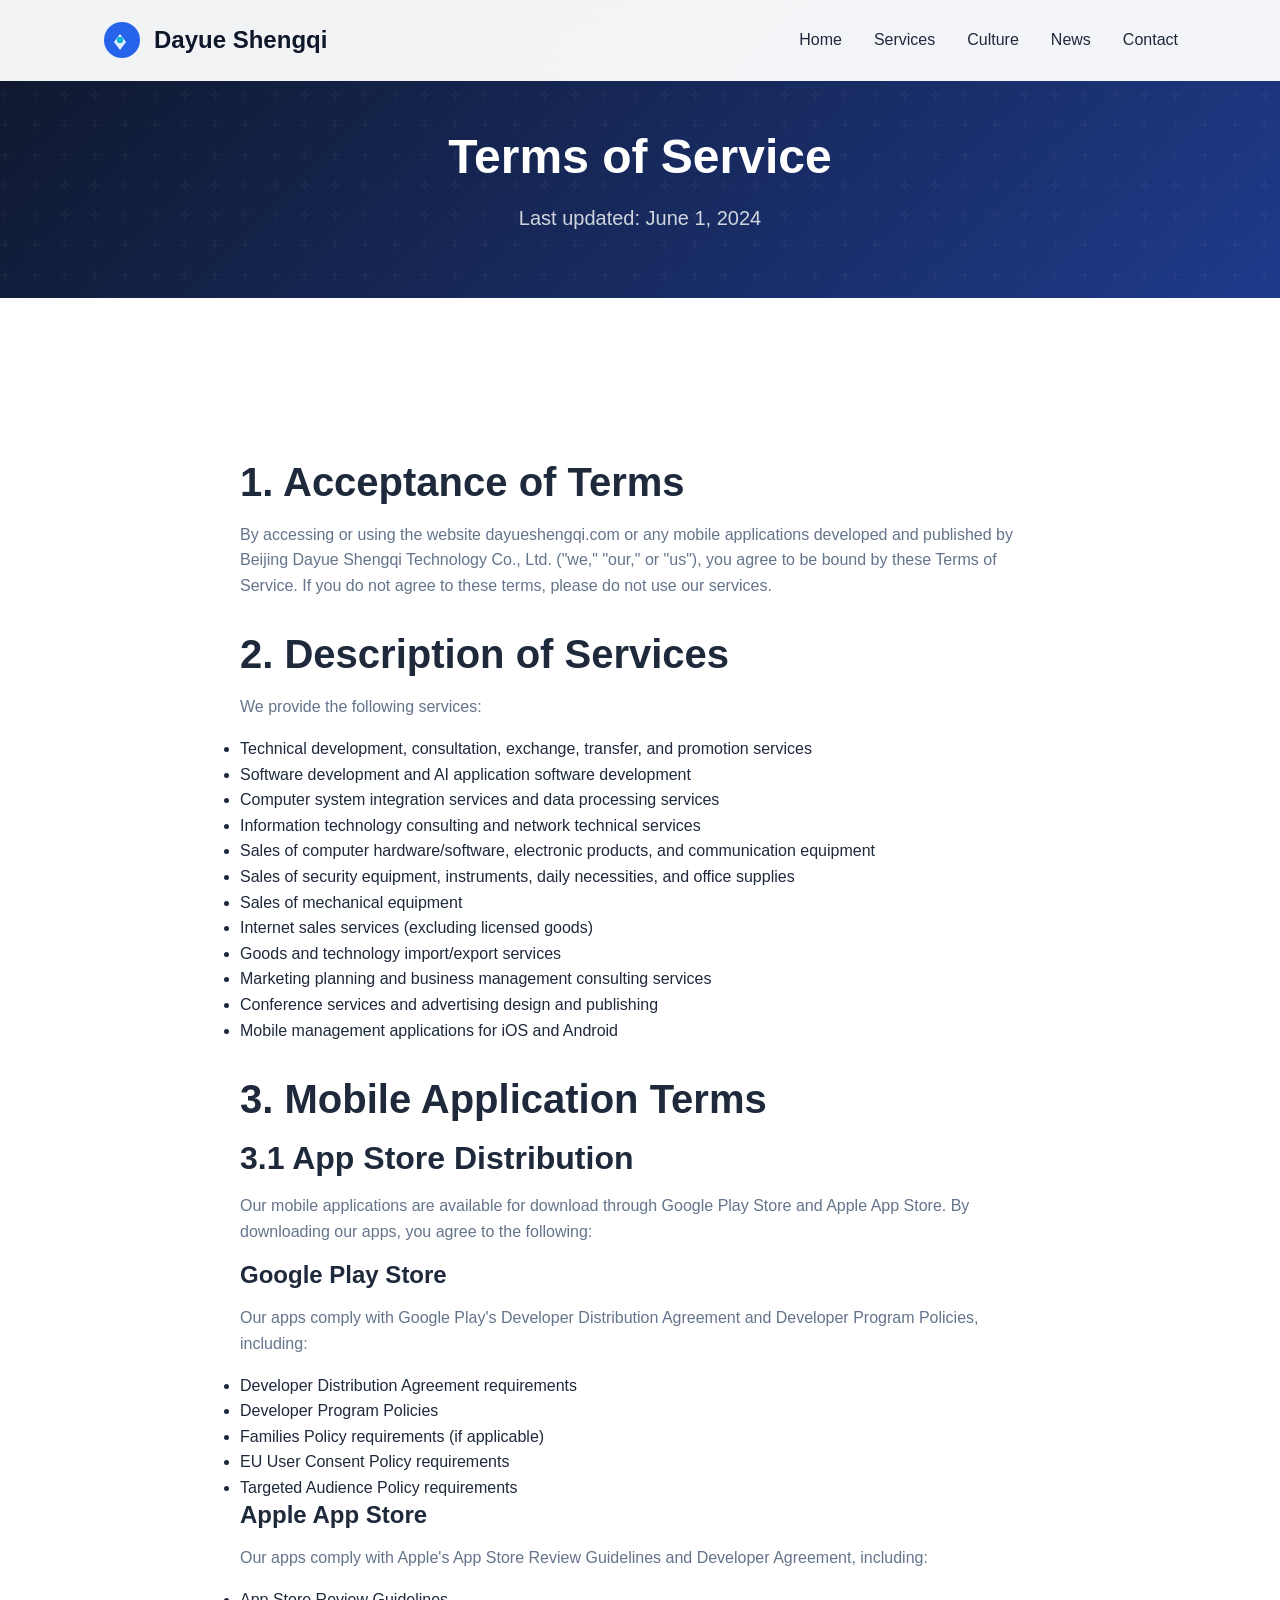
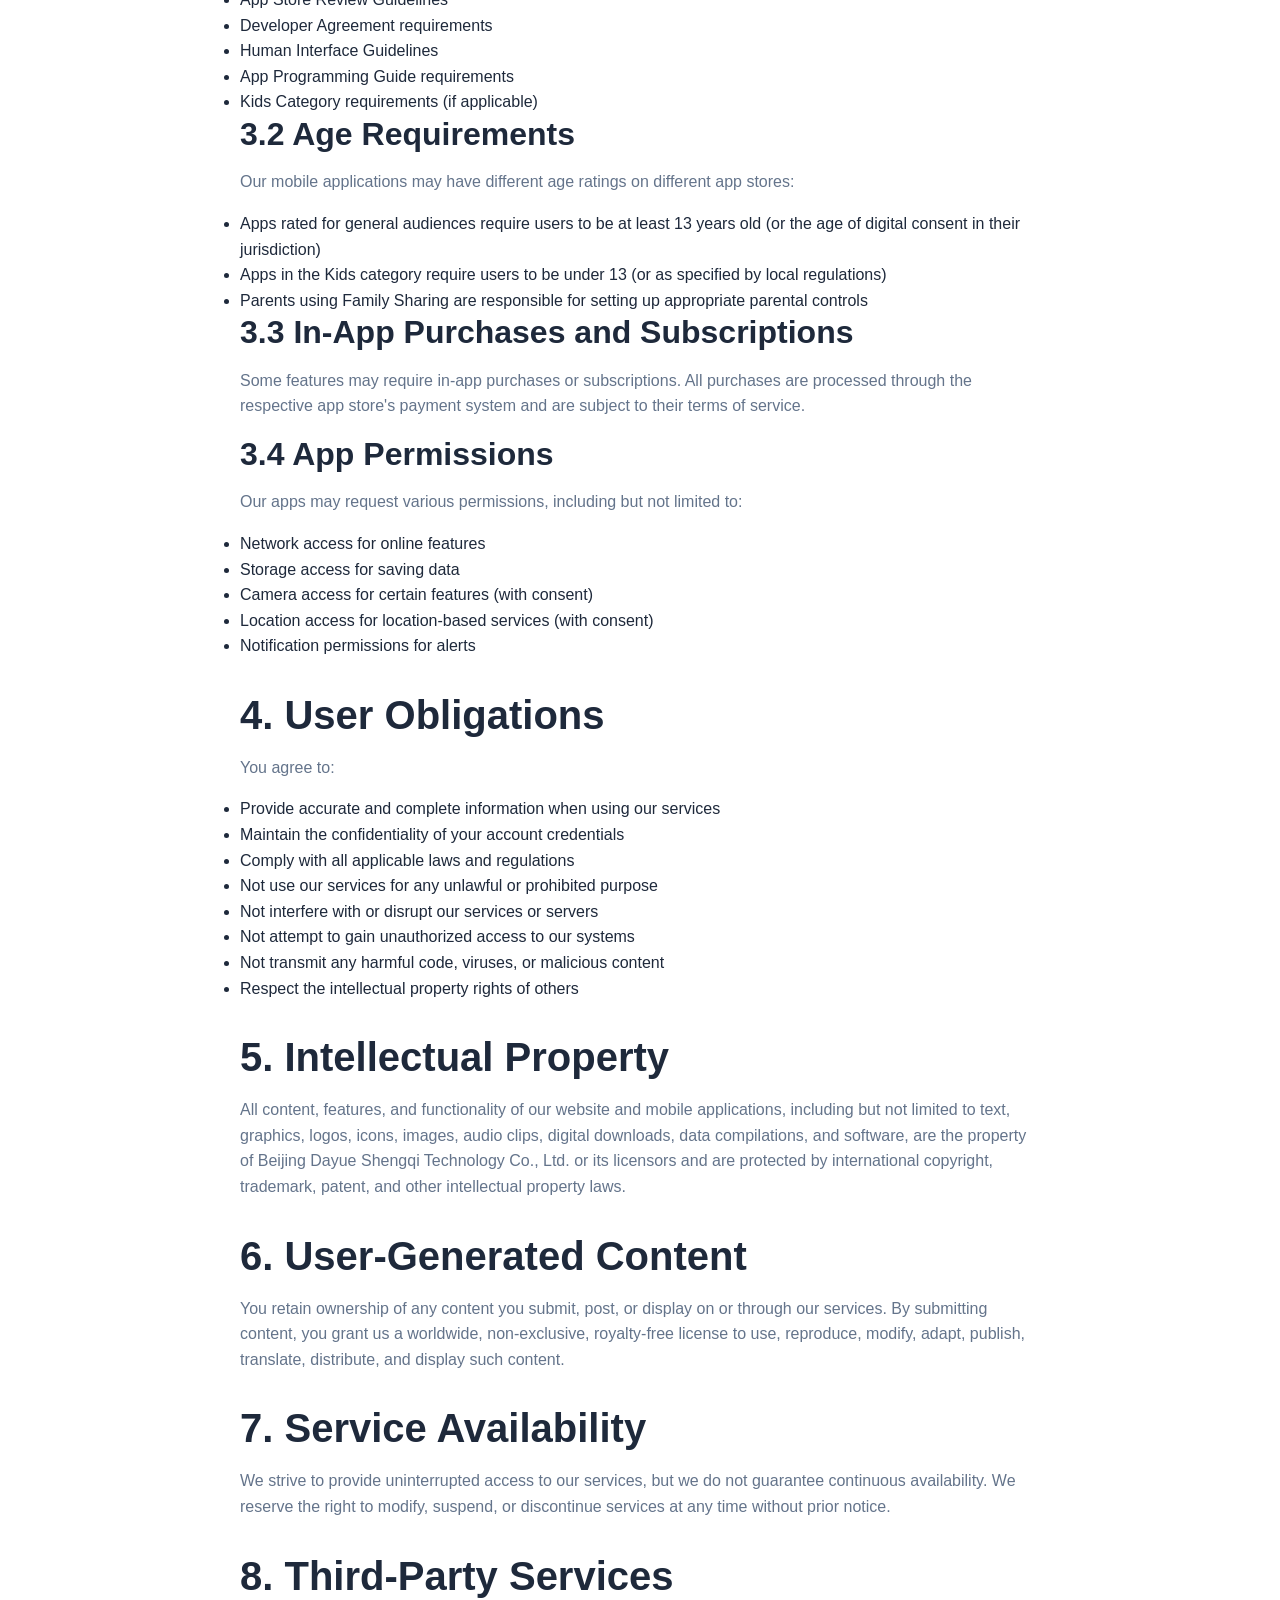
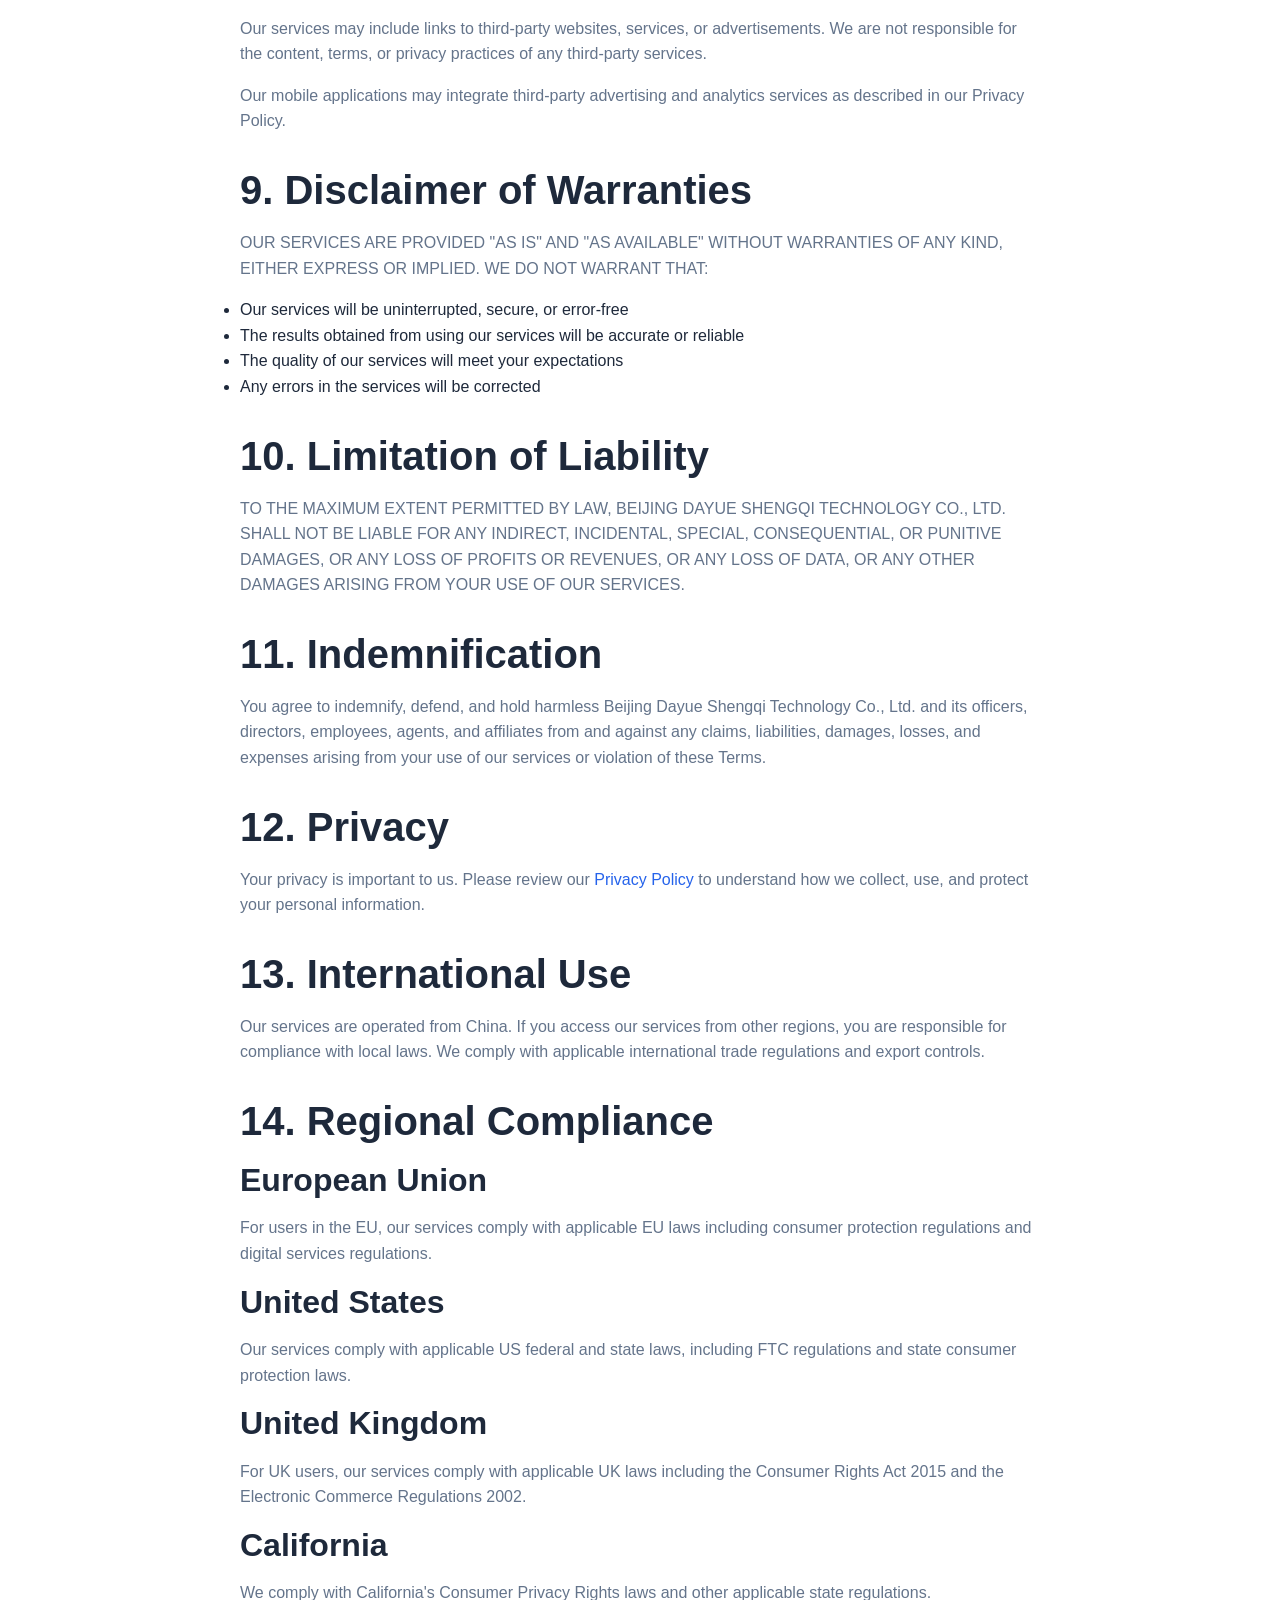
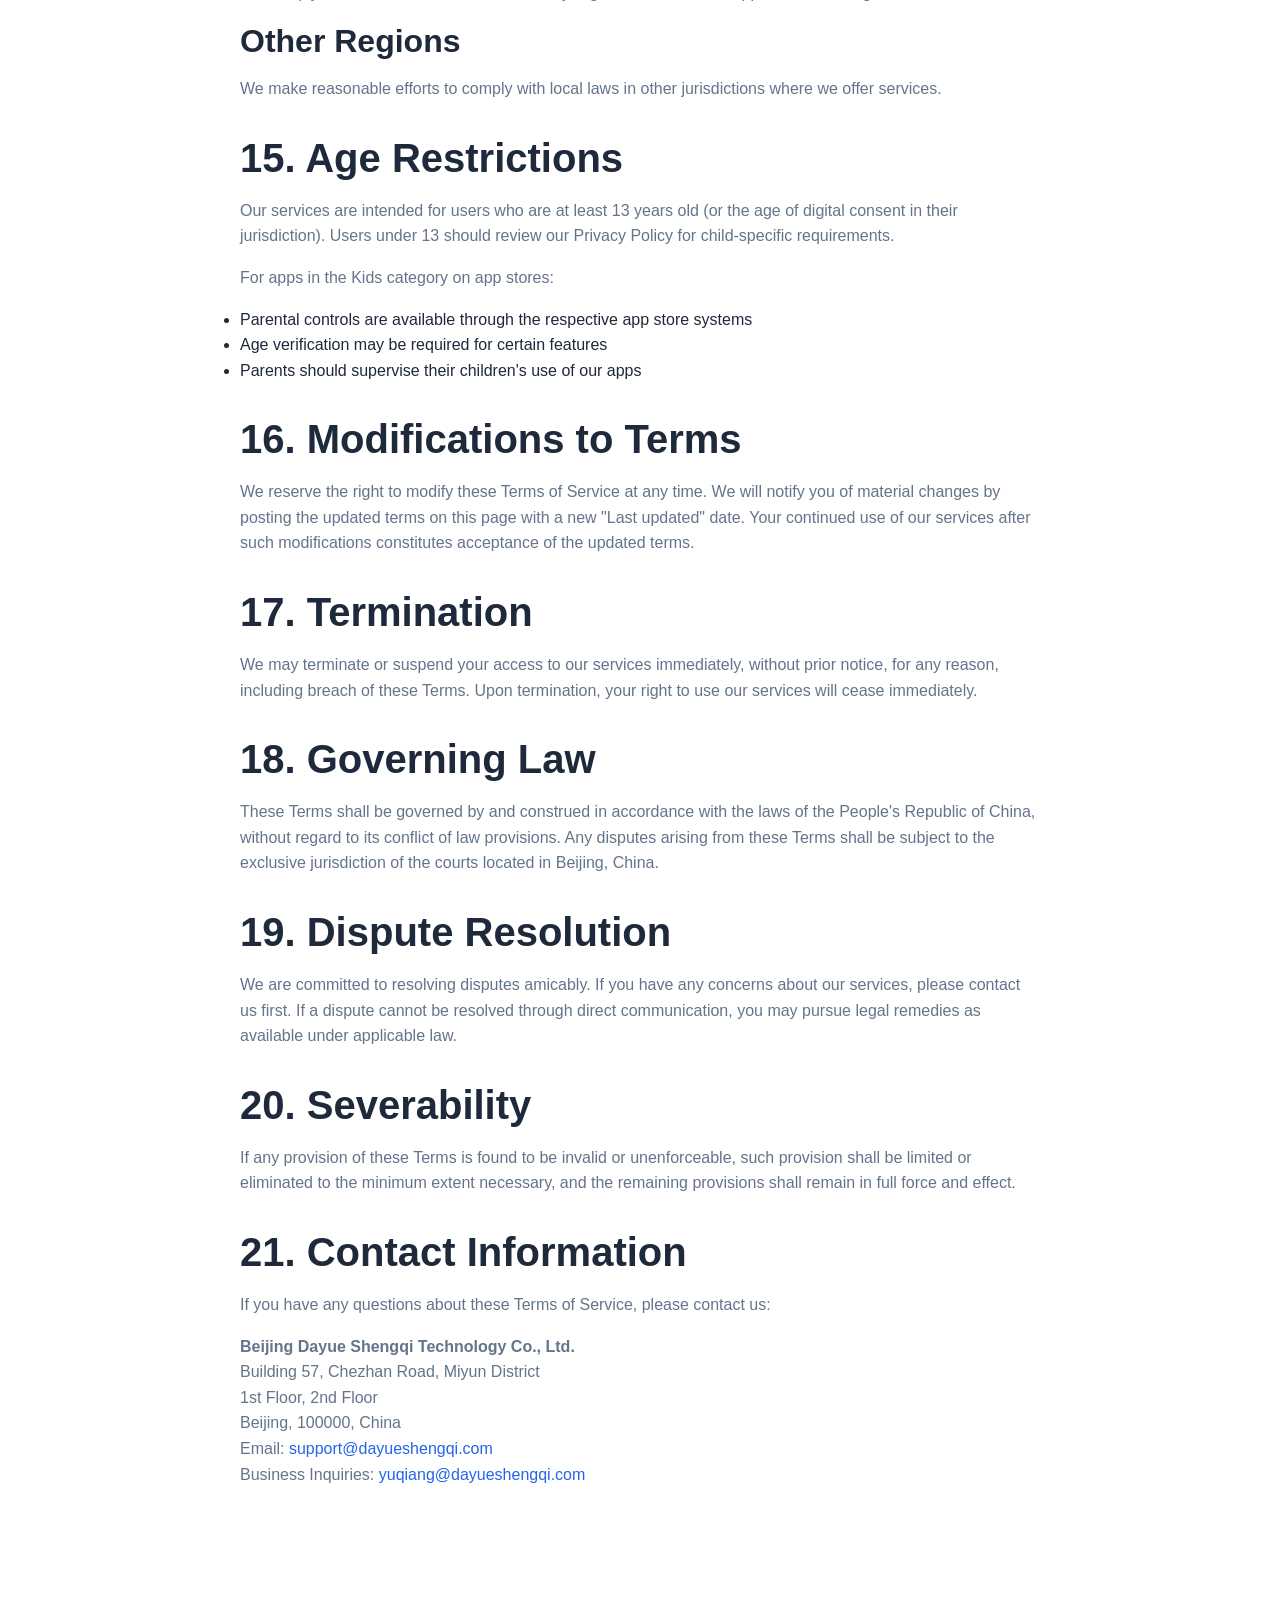
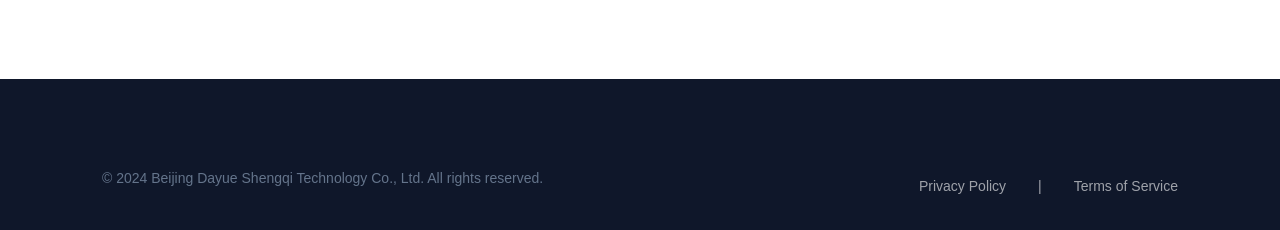
<file: terms.html>
<!DOCTYPE html>
<html lang="en">
<head>
    <meta charset="UTF-8">
    <meta name="viewport" content="width=device-width, initial-scale=1.0">
    <meta name="description" content="Terms of Service - Beijing Dayue Shengqi Technology Co., Ltd. Read our terms and conditions for using our website and services.">
    <meta name="robots" content="noindex, nofollow">
    <title>Terms of Service | Beijing Dayue Shengqi Technology Co., Ltd.</title>
    <link rel="canonical" href="https://dayueshengqi.com/terms.html">
    <link rel="stylesheet" href="css/style.css">
    <link rel="stylesheet" href="css/animations.css">
    <link rel="stylesheet" href="css/responsive.css">
</head>
<body>
    <header class="header">
        <div class="container">
            <a href="index.html" class="logo">
                <svg viewBox="0 0 100 100" width="40" height="40"><circle cx="50" cy="50" r="45" fill="#2563eb"/><path d="M30 55 L45 35 L60 55 L45 75 Z" fill="#ffffff" opacity="0.9"/><circle cx="45" cy="50" r="8" fill="#06b6d4"/></svg>
                <span>Dayue Shengqi</span>
            </a>
            <nav class="nav">
                <ul class="nav-menu">
                    <li><a href="index.html">Home</a></li>
                    <li><a href="services.html">Services</a></li>
                    <li><a href="culture.html">Culture</a></li>
                    <li><a href="news.html">News</a></li>
                    <li><a href="contact.html">Contact</a></li>
                </ul>
            </nav>
            <button class="mobile-menu-btn" aria-label="Toggle menu">
                <svg viewBox="0 0 24 24" width="24" height="24"><path d="M3 12h18M3 6h18M3 18h18" stroke="currentColor" stroke-width="2" stroke-linecap="round"/></svg>
            </button>
        </div>
    </header>

    <section class="page-header">
        <div class="container">
            <h1 class="page-title">Terms of Service</h1>
            <p class="page-subtitle">Last updated: June 1, 2024</p>
        </div>
    </section>

    <section class="section">
        <div class="container">
            <div class="legal-content">
                <article class="legal-section">
                    <h2>1. Acceptance of Terms</h2>
                    <p>By accessing or using the website dayueshengqi.com or any mobile applications developed and published by Beijing Dayue Shengqi Technology Co., Ltd. ("we," "our," or "us"), you agree to be bound by these Terms of Service. If you do not agree to these terms, please do not use our services.</p>
                </article>

                <article class="legal-section">
                    <h2>2. Description of Services</h2>
                    <p>We provide the following services:</p>
                    <ul>
                        <li>Technical development, consultation, exchange, transfer, and promotion services</li>
                        <li>Software development and AI application software development</li>
                        <li>Computer system integration services and data processing services</li>
                        <li>Information technology consulting and network technical services</li>
                        <li>Sales of computer hardware/software, electronic products, and communication equipment</li>
                        <li>Sales of security equipment, instruments, daily necessities, and office supplies</li>
                        <li>Sales of mechanical equipment</li>
                        <li>Internet sales services (excluding licensed goods)</li>
                        <li>Goods and technology import/export services</li>
                        <li>Marketing planning and business management consulting services</li>
                        <li>Conference services and advertising design and publishing</li>
                        <li>Mobile management applications for iOS and Android</li>
                    </ul>
                </article>

                <article class="legal-section">
                    <h2>3. Mobile Application Terms</h2>
                    <h3>3.1 App Store Distribution</h3>
                    <p>Our mobile applications are available for download through Google Play Store and Apple App Store. By downloading our apps, you agree to the following:</p>
                    
                    <h4>Google Play Store</h4>
                    <p>Our apps comply with Google Play's Developer Distribution Agreement and Developer Program Policies, including:</p>
                    <ul>
                        <li>Developer Distribution Agreement requirements</li>
                        <li>Developer Program Policies</li>
                        <li>Families Policy requirements (if applicable)</li>
                        <li>EU User Consent Policy requirements</li>
                        <li>Targeted Audience Policy requirements</li>
                    </ul>
                    
                    <h4>Apple App Store</h4>
                    <p>Our apps comply with Apple's App Store Review Guidelines and Developer Agreement, including:</p>
                    <ul>
                        <li>App Store Review Guidelines</li>
                        <li>Developer Agreement requirements</li>
                        <li>Human Interface Guidelines</li>
                        <li>App Programming Guide requirements</li>
                        <li>Kids Category requirements (if applicable)</li>
                    </ul>

                    <h3>3.2 Age Requirements</h3>
                    <p>Our mobile applications may have different age ratings on different app stores:</p>
                    <ul>
                        <li>Apps rated for general audiences require users to be at least 13 years old (or the age of digital consent in their jurisdiction)</li>
                        <li>Apps in the Kids category require users to be under 13 (or as specified by local regulations)</li>
                        <li>Parents using Family Sharing are responsible for setting up appropriate parental controls</li>
                    </ul>
                    
                    <h3>3.3 In-App Purchases and Subscriptions</h3>
                    <p>Some features may require in-app purchases or subscriptions. All purchases are processed through the respective app store's payment system and are subject to their terms of service.</p>
                    
                    <h3>3.4 App Permissions</h3>
                    <p>Our apps may request various permissions, including but not limited to:</p>
                    <ul>
                        <li>Network access for online features</li>
                        <li>Storage access for saving data</li>
                        <li>Camera access for certain features (with consent)</li>
                        <li>Location access for location-based services (with consent)</li>
                        <li>Notification permissions for alerts</li>
                    </ul>
                </article>

                <article class="legal-section">
                    <h2>4. User Obligations</h2>
                    <p>You agree to:</p>
                    <ul>
                        <li>Provide accurate and complete information when using our services</li>
                        <li>Maintain the confidentiality of your account credentials</li>
                        <li>Comply with all applicable laws and regulations</li>
                        <li>Not use our services for any unlawful or prohibited purpose</li>
                        <li>Not interfere with or disrupt our services or servers</li>
                        <li>Not attempt to gain unauthorized access to our systems</li>
                        <li>Not transmit any harmful code, viruses, or malicious content</li>
                        <li>Respect the intellectual property rights of others</li>
                    </ul>
                </article>

                <article class="legal-section">
                    <h2>5. Intellectual Property</h2>
                    <p>All content, features, and functionality of our website and mobile applications, including but not limited to text, graphics, logos, icons, images, audio clips, digital downloads, data compilations, and software, are the property of Beijing Dayue Shengqi Technology Co., Ltd. or its licensors and are protected by international copyright, trademark, patent, and other intellectual property laws.</p>
                </article>

                <article class="legal-section">
                    <h2>6. User-Generated Content</h2>
                    <p>You retain ownership of any content you submit, post, or display on or through our services. By submitting content, you grant us a worldwide, non-exclusive, royalty-free license to use, reproduce, modify, adapt, publish, translate, distribute, and display such content.</p>
                </article>

                <article class="legal-section">
                    <h2>7. Service Availability</h2>
                    <p>We strive to provide uninterrupted access to our services, but we do not guarantee continuous availability. We reserve the right to modify, suspend, or discontinue services at any time without prior notice.</p>
                </article>

                <article class="legal-section">
                    <h2>8. Third-Party Services</h2>
                    <p>Our services may include links to third-party websites, services, or advertisements. We are not responsible for the content, terms, or privacy practices of any third-party services.</p>
                    <p>Our mobile applications may integrate third-party advertising and analytics services as described in our Privacy Policy.</p>
                </article>

                <article class="legal-section">
                    <h2>9. Disclaimer of Warranties</h2>
                    <p>OUR SERVICES ARE PROVIDED "AS IS" AND "AS AVAILABLE" WITHOUT WARRANTIES OF ANY KIND, EITHER EXPRESS OR IMPLIED. WE DO NOT WARRANT THAT:</p>
                    <ul>
                        <li>Our services will be uninterrupted, secure, or error-free</li>
                        <li>The results obtained from using our services will be accurate or reliable</li>
                        <li>The quality of our services will meet your expectations</li>
                        <li>Any errors in the services will be corrected</li>
                    </ul>
                </article>

                <article class="legal-section">
                    <h2>10. Limitation of Liability</h2>
                    <p>TO THE MAXIMUM EXTENT PERMITTED BY LAW, BEIJING DAYUE SHENGQI TECHNOLOGY CO., LTD. SHALL NOT BE LIABLE FOR ANY INDIRECT, INCIDENTAL, SPECIAL, CONSEQUENTIAL, OR PUNITIVE DAMAGES, OR ANY LOSS OF PROFITS OR REVENUES, OR ANY LOSS OF DATA, OR ANY OTHER DAMAGES ARISING FROM YOUR USE OF OUR SERVICES.</p>
                </article>

                <article class="legal-section">
                    <h2>11. Indemnification</h2>
                    <p>You agree to indemnify, defend, and hold harmless Beijing Dayue Shengqi Technology Co., Ltd. and its officers, directors, employees, agents, and affiliates from and against any claims, liabilities, damages, losses, and expenses arising from your use of our services or violation of these Terms.</p>
                </article>

                <article class="legal-section">
                    <h2>12. Privacy</h2>
                    <p>Your privacy is important to us. Please review our <a href="privacy.html">Privacy Policy</a> to understand how we collect, use, and protect your personal information.</p>
                </article>

                <article class="legal-section">
                    <h2>13. International Use</h2>
                    <p>Our services are operated from China. If you access our services from other regions, you are responsible for compliance with local laws. We comply with applicable international trade regulations and export controls.</p>
                </article>

                <article class="legal-section">
                    <h2>14. Regional Compliance</h2>
                    <h3>European Union</h3>
                    <p>For users in the EU, our services comply with applicable EU laws including consumer protection regulations and digital services regulations.</p>
                    
                    <h3>United States</h3>
                    <p>Our services comply with applicable US federal and state laws, including FTC regulations and state consumer protection laws.</p>
                    
                    <h3>United Kingdom</h3>
                    <p>For UK users, our services comply with applicable UK laws including the Consumer Rights Act 2015 and the Electronic Commerce Regulations 2002.</p>
                    
                    <h3>California</h3>
                    <p>We comply with California's Consumer Privacy Rights laws and other applicable state regulations.</p>
                    
                    <h3>Other Regions</h3>
                    <p>We make reasonable efforts to comply with local laws in other jurisdictions where we offer services.</p>
                </article>

                <article class="legal-section">
                    <h2>15. Age Restrictions</h2>
                    <p>Our services are intended for users who are at least 13 years old (or the age of digital consent in their jurisdiction). Users under 13 should review our Privacy Policy for child-specific requirements.</p>
                    <p>For apps in the Kids category on app stores:</p>
                    <ul>
                        <li>Parental controls are available through the respective app store systems</li>
                        <li>Age verification may be required for certain features</li>
                        <li>Parents should supervise their children's use of our apps</li>
                    </ul>
                </article>

                <article class="legal-section">
                    <h2>16. Modifications to Terms</h2>
                    <p>We reserve the right to modify these Terms of Service at any time. We will notify you of material changes by posting the updated terms on this page with a new "Last updated" date. Your continued use of our services after such modifications constitutes acceptance of the updated terms.</p>
                </article>

                <article class="legal-section">
                    <h2>17. Termination</h2>
                    <p>We may terminate or suspend your access to our services immediately, without prior notice, for any reason, including breach of these Terms. Upon termination, your right to use our services will cease immediately.</p>
                </article>

                <article class="legal-section">
                    <h2>18. Governing Law</h2>
                    <p>These Terms shall be governed by and construed in accordance with the laws of the People's Republic of China, without regard to its conflict of law provisions. Any disputes arising from these Terms shall be subject to the exclusive jurisdiction of the courts located in Beijing, China.</p>
                </article>

                <article class="legal-section">
                    <h2>19. Dispute Resolution</h2>
                    <p>We are committed to resolving disputes amicably. If you have any concerns about our services, please contact us first. If a dispute cannot be resolved through direct communication, you may pursue legal remedies as available under applicable law.</p>
                </article>

                <article class="legal-section">
                    <h2>20. Severability</h2>
                    <p>If any provision of these Terms is found to be invalid or unenforceable, such provision shall be limited or eliminated to the minimum extent necessary, and the remaining provisions shall remain in full force and effect.</p>
                </article>

                <article class="legal-section">
                    <h2>21. Contact Information</h2>
                    <p>If you have any questions about these Terms of Service, please contact us:</p>
                    <p><strong>Beijing Dayue Shengqi Technology Co., Ltd.</strong><br>
                    Building 57, Chezhan Road, Miyun District<br>
                    1st Floor, 2nd Floor<br>
                    Beijing, 100000, China<br>
                    Email: <a href="mailto:support@dayueshengqi.com">support@dayueshengqi.com</a><br>
                    Business Inquiries: <a href="mailto:yuqiang@dayueshengqi.com">yuqiang@dayueshengqi.com</a></p>
                </article>
            </div>
        </div>
    </section>

    <footer class="footer">
        <div class="container">
            <div class="footer-bottom">
                <p>&copy; 2024 Beijing Dayue Shengqi Technology Co., Ltd. All rights reserved.</p>
                <div class="footer-legal"><a href="privacy.html">Privacy Policy</a><span class="separator">|</span><a href="terms.html">Terms of Service</a></div>
            </div>
        </div>
    </footer>
    <script src="js/main.js"></script>
</body>
</html>
</file>
<file: css/style.css>
/* ========================================
   Beijing Dayue Shengqi Technology Co., Ltd.
   Main Stylesheet
   ======================================== */

/* CSS Variables */
:root {
    --primary-color: #2563eb;
    --primary-dark: #1d4ed8;
    --primary-light: #3b82f6;
    --secondary-color: #0f172a;
    --accent-color: #06b6d4;
    --success-color: #10b981;
    --text-primary: #1e293b;
    --text-secondary: #64748b;
    --text-light: #94a3b8;
    --bg-primary: #ffffff;
    --bg-secondary: #f8fafc;
    --bg-dark: #0f172a;
    --border-color: #e2e8f0;
    --shadow-sm: 0 1px 2px 0 rgb(0 0 0 / 0.05);
    --shadow-md: 0 4px 6px -1px rgb(0 0 0 / 0.1);
    --shadow-lg: 0 10px 15px -3px rgb(0 0 0 / 0.1);
    --shadow-xl: 0 20px 25px -5px rgb(0 0 0 / 0.1);
    --transition-fast: 0.15s ease;
    --transition-normal: 0.3s ease;
    --transition-slow: 0.5s ease;
}

/* Reset & Base */
*, *::before, *::after {
    margin: 0;
    padding: 0;
    box-sizing: border-box;
}

html {
    scroll-behavior: smooth;
    font-size: 16px;
}

body {
    font-family: 'Inter', -apple-system, BlinkMacSystemFont, 'Segoe UI', Roboto, sans-serif;
    line-height: 1.6;
    color: var(--text-primary);
    background-color: var(--bg-primary);
    overflow-x: hidden;
}

/* Typography */
h1, h2, h3, h4, h5, h6 {
    font-weight: 700;
    line-height: 1.2;
    margin-bottom: 1rem;
}

h1 { font-size: 3.5rem; }
h2 { font-size: 2.5rem; }
h3 { font-size: 2rem; }
h4 { font-size: 1.5rem; }
h5 { font-size: 1.25rem; }
h6 { font-size: 1rem; }

p {
    margin-bottom: 1rem;
    color: var(--text-secondary);
}

a {
    color: var(--primary-color);
    text-decoration: none;
    transition: color var(--transition-fast);
}

a:hover {
    color: var(--primary-dark);
}

/* Container */
.container {
    max-width: 1280px;
    margin: 0 auto;
    padding: 0 2rem;
}

.container-fluid {
    width: 100%;
    padding: 0 2rem;
}

/* Header & Navigation */
.header {
    position: fixed;
    top: 0;
    left: 0;
    right: 0;
    background: rgba(255, 255, 255, 0.95);
    backdrop-filter: blur(10px);
    z-index: 1000;
    transition: all var(--transition-normal);
    border-bottom: 1px solid transparent;
}

.header.scrolled {
    background: rgba(255, 255, 255, 0.98);
    box-shadow: var(--shadow-md);
    border-bottom-color: var(--border-color);
}

.header .container {
    display: flex;
    justify-content: space-between;
    align-items: center;
    height: 80px;
}

.logo {
    display: flex;
    align-items: center;
    gap: 0.75rem;
    font-size: 1.5rem;
    font-weight: 700;
    color: var(--secondary-color);
}

.logo svg {
    width: 40px;
    height: 40px;
}

.nav-menu {
    display: flex;
    align-items: center;
    gap: 2rem;
    list-style: none;
}

.nav-menu a {
    color: var(--text-primary);
    font-weight: 500;
    padding: 0.5rem 0;
    position: relative;
}

.nav-menu a::after {
    content: '';
    position: absolute;
    bottom: 0;
    left: 0;
    width: 0;
    height: 2px;
    background: var(--primary-color);
    transition: width var(--transition-normal);
}

.nav-menu a:hover::after,
.nav-menu a.active::after {
    width: 100%;
}

.mobile-menu-btn {
    display: none;
    background: none;
    border: none;
    cursor: pointer;
    padding: 0.5rem;
}

.mobile-menu-btn svg {
    width: 28px;
    height: 28px;
    color: var(--text-primary);
}

/* Hero Section */
.hero {
    min-height: 100vh;
    display: flex;
    align-items: center;
    position: relative;
    background: linear-gradient(135deg, #0f172a 0%, #1e3a8a 50%, #0f172a 100%);
    overflow: hidden;
    padding-top: 80px;
}

.hero::before {
    content: '';
    position: absolute;
    top: 0;
    left: 0;
    right: 0;
    bottom: 0;
    background: url("data:image/svg+xml,%3Csvg width='60' height='60' viewBox='0 0 60 60' xmlns='http://www.w3.org/2000/svg'%3E%3Cg fill='none' fill-rule='evenodd'%3E%3Cg fill='%23ffffff' fill-opacity='0.03'%3E%3Cpath d='M36 34v-4h-2v4h-4v2h4v4h2v-4h4v-2h-4zm0-30V0h-2v4h-4v2h4v4h2V6h4V4h-4zM6 34v-4H4v4H0v2h4v4h2v-4h4v-2H6zM6 4V0H4v4H0v2h4v4h2V6h4V4H6z'/%3E%3C/g%3E%3C/g%3E%3C/svg%3E");
    opacity: 0.5;
}

.hero-content {
    position: relative;
    z-index: 1;
    max-width: 800px;
    color: #ffffff;
}

.hero-badge {
    display: inline-flex;
    align-items: center;
    gap: 0.5rem;
    background: rgba(255, 255, 255, 0.1);
    border: 1px solid rgba(255, 255, 255, 0.2);
    padding: 0.5rem 1rem;
    border-radius: 50px;
    font-size: 0.875rem;
    margin-bottom: 1.5rem;
    backdrop-filter: blur(10px);
}

.hero-title {
    font-size: 4rem;
    font-weight: 800;
    line-height: 1.1;
    margin-bottom: 1.5rem;
    background: linear-gradient(135deg, #ffffff 0%, #60a5fa 100%);
    -webkit-background-clip: text;
    -webkit-text-fill-color: transparent;
    background-clip: text;
}

.hero-subtitle {
    font-size: 1.25rem;
    color: rgba(255, 255, 255, 0.8);
    margin-bottom: 2rem;
    max-width: 600px;
}

.hero-buttons {
    display: flex;
    gap: 1rem;
    flex-wrap: wrap;
}

/* Buttons */
.btn {
    display: inline-flex;
    align-items: center;
    justify-content: center;
    gap: 0.5rem;
    padding: 0.875rem 2rem;
    border-radius: 8px;
    font-weight: 600;
    font-size: 1rem;
    cursor: pointer;
    transition: all var(--transition-normal);
    border: none;
    text-decoration: none;
}

.btn-primary {
    background: var(--primary-color);
    color: #ffffff;
}

.btn-primary:hover {
    background: var(--primary-dark);
    transform: translateY(-2px);
    box-shadow: 0 10px 20px rgba(37, 99, 235, 0.3);
}

.btn-secondary {
    background: rgba(255, 255, 255, 0.1);
    color: #ffffff;
    border: 1px solid rgba(255, 255, 255, 0.3);
}

.btn-secondary:hover {
    background: rgba(255, 255, 255, 0.2);
    transform: translateY(-2px);
}

.btn-outline {
    background: transparent;
    color: var(--primary-color);
    border: 2px solid var(--primary-color);
}

.btn-outline:hover {
    background: var(--primary-color);
    color: #ffffff;
}

.btn-lg {
    padding: 1rem 2.5rem;
    font-size: 1.125rem;
}

.btn svg {
    width: 20px;
    height: 20px;
}

/* Sections */
.section {
    padding: 6rem 0;
}

.section-dark {
    background: var(--bg-dark);
    color: #ffffff;
}

.section-light {
    background: var(--bg-secondary);
}

.section-header {
    text-align: center;
    max-width: 700px;
    margin: 0 auto 4rem;
}

.section-badge {
    display: inline-block;
    background: rgba(37, 99, 235, 0.1);
    color: var(--primary-color);
    padding: 0.5rem 1rem;
    border-radius: 50px;
    font-size: 0.875rem;
    font-weight: 600;
    margin-bottom: 1rem;
}

.section-dark .section-badge {
    background: rgba(255, 255, 255, 0.1);
    color: #ffffff;
}

.section-title {
    font-size: 2.75rem;
    margin-bottom: 1rem;
}

.section-description {
    font-size: 1.125rem;
    color: var(--text-secondary);
}

.section-dark .section-description {
    color: rgba(255, 255, 255, 0.7);
}

/* Features Grid */
.features-grid {
    display: grid;
    grid-template-columns: repeat(3, 1fr);
    gap: 2rem;
}

.feature-card {
    background: #ffffff;
    padding: 2rem;
    border-radius: 16px;
    transition: all var(--transition-normal);
    border: 1px solid var(--border-color);
}

.feature-card:hover {
    transform: translateY(-8px);
    box-shadow: var(--shadow-xl);
    border-color: var(--primary-color);
}

.feature-icon {
    width: 60px;
    height: 60px;
    background: linear-gradient(135deg, var(--primary-color), var(--accent-color));
    border-radius: 12px;
    display: flex;
    align-items: center;
    justify-content: center;
    margin-bottom: 1.5rem;
}

.feature-icon svg {
    width: 32px;
    height: 32px;
    color: #ffffff;
}

.feature-title {
    font-size: 1.25rem;
    margin-bottom: 0.75rem;
    color: var(--text-primary);
}

.feature-description {
    color: var(--text-secondary);
    font-size: 0.95rem;
    line-height: 1.7;
}

/* Services Section */
.services-grid {
    display: grid;
    grid-template-columns: repeat(2, 1fr);
    gap: 2rem;
}

.service-card {
    background: #ffffff;
    border-radius: 16px;
    overflow: hidden;
    transition: all var(--transition-normal);
    border: 1px solid var(--border-color);
}

.service-card:hover {
    transform: translateY(-5px);
    box-shadow: var(--shadow-lg);
}

.service-image {
    height: 200px;
    background: linear-gradient(135deg, var(--primary-color), var(--accent-color));
    display: flex;
    align-items: center;
    justify-content: center;
    position: relative;
    overflow: hidden;
}

.service-image svg {
    width: 80px;
    height: 80px;
    color: #ffffff;
    opacity: 0.9;
}

.service-content {
    padding: 1.5rem;
}

.service-title {
    font-size: 1.25rem;
    margin-bottom: 0.75rem;
}

.service-description {
    color: var(--text-secondary);
    font-size: 0.95rem;
    margin-bottom: 1rem;
}

.service-link {
    display: inline-flex;
    align-items: center;
    gap: 0.5rem;
    color: var(--primary-color);
    font-weight: 600;
}

.service-link svg {
    width: 16px;
    height: 16px;
    transition: transform var(--transition-fast);
}

.service-link:hover svg {
    transform: translateX(4px);
}

/* App Showcase */
.app-showcase {
    display: grid;
    grid-template-columns: 1fr 1fr;
    gap: 4rem;
    align-items: center;
}

.app-content h3 {
    font-size: 2rem;
    margin-bottom: 1.5rem;
}

.app-features {
    list-style: none;
    margin-bottom: 2rem;
}

.app-features li {
    display: flex;
    align-items: flex-start;
    gap: 1rem;
    margin-bottom: 1rem;
    color: var(--text-secondary);
}

.app-features li svg {
    width: 24px;
    height: 24px;
    color: var(--success-color);
    flex-shrink: 0;
    margin-top: 2px;
}

.app-buttons {
    display: flex;
    gap: 1rem;
    flex-wrap: wrap;
}

.store-badge {
    display: inline-flex;
    align-items: center;
    gap: 0.75rem;
    background: var(--bg-dark);
    color: #ffffff;
    padding: 0.75rem 1.5rem;
    border-radius: 8px;
    transition: all var(--transition-normal);
}

.store-badge:hover {
    background: var(--secondary-color);
    transform: translateY(-2px);
}

.store-badge svg {
    width: 24px;
    height: 24px;
}

.store-badge-text {
    text-align: left;
}

.store-badge-text span {
    display: block;
    font-size: 0.75rem;
    opacity: 0.8;
}

.store-badge-text strong {
    font-size: 1rem;
}

.app-preview {
    position: relative;
}

.phone-mockup {
    background: linear-gradient(135deg, #1e293b, #0f172a);
    border-radius: 40px;
    padding: 12px;
    max-width: 300px;
    margin: 0 auto;
    box-shadow: var(--shadow-xl);
}

.phone-screen {
    background: linear-gradient(180deg, #2563eb, #1d4ed8);
    border-radius: 32px;
    height: 500px;
    display: flex;
    align-items: center;
    justify-content: center;
    color: #ffffff;
    font-size: 1.25rem;
    font-weight: 600;
}

/* Stats Section */
.stats-section {
    background: linear-gradient(135deg, var(--primary-color), var(--accent-color));
    padding: 4rem 0;
}

.stats-grid {
    display: grid;
    grid-template-columns: repeat(4, 1fr);
    gap: 2rem;
    text-align: center;
    color: #ffffff;
}

.stat-item {
    padding: 1rem;
}

.stat-number {
    font-size: 3rem;
    font-weight: 800;
    margin-bottom: 0.5rem;
}

.stat-label {
    font-size: 1rem;
    opacity: 0.9;
}

/* Team Section */
.team-grid {
    display: grid;
    grid-template-columns: repeat(4, 1fr);
    gap: 2rem;
}

.team-card {
    text-align: center;
    padding: 2rem;
    background: #ffffff;
    border-radius: 16px;
    transition: all var(--transition-normal);
    border: 1px solid var(--border-color);
}

.team-card:hover {
    transform: translateY(-5px);
    box-shadow: var(--shadow-lg);
}

.team-avatar {
    width: 120px;
    height: 120px;
    border-radius: 50%;
    background: linear-gradient(135deg, var(--primary-color), var(--accent-color));
    margin: 0 auto 1.5rem;
    display: flex;
    align-items: center;
    justify-content: center;
    color: #ffffff;
    font-size: 2.5rem;
    font-weight: 700;
}

.team-name {
    font-size: 1.25rem;
    margin-bottom: 0.5rem;
}

.team-role {
    color: var(--primary-color);
    font-weight: 500;
    margin-bottom: 0.75rem;
}

.team-bio {
    color: var(--text-secondary);
    font-size: 0.9rem;
}

/* Timeline */
.timeline {
    position: relative;
    max-width: 800px;
    margin: 0 auto;
}

.timeline::before {
    content: '';
    position: absolute;
    left: 50%;
    top: 0;
    bottom: 0;
    width: 2px;
    background: var(--border-color);
    transform: translateX(-50%);
}

.timeline-item {
    position: relative;
    margin-bottom: 3rem;
    display: flex;
}

.timeline-item:nth-child(odd) {
    justify-content: flex-start;
    padding-right: calc(50% + 2rem);
}

.timeline-item:nth-child(even) {
    justify-content: flex-end;
    padding-left: calc(50% + 2rem);
}

.timeline-dot {
    position: absolute;
    left: 50%;
    top: 0;
    width: 16px;
    height: 16px;
    background: var(--primary-color);
    border-radius: 50%;
    transform: translateX(-50%);
    border: 3px solid #ffffff;
    box-shadow: var(--shadow-md);
}

.timeline-content {
    background: #ffffff;
    padding: 1.5rem;
    border-radius: 12px;
    border: 1px solid var(--border-color);
    box-shadow: var(--shadow-sm);
}

.timeline-year {
    color: var(--primary-color);
    font-weight: 700;
    margin-bottom: 0.5rem;
}

.timeline-title {
    font-size: 1.125rem;
    margin-bottom: 0.5rem;
}

.timeline-description {
    color: var(--text-secondary);
    font-size: 0.9rem;
}

/* News Grid */
.news-grid {
    display: grid;
    grid-template-columns: repeat(3, 1fr);
    gap: 2rem;
}

.news-card {
    background: #ffffff;
    border-radius: 16px;
    overflow: hidden;
    transition: all var(--transition-normal);
    border: 1px solid var(--border-color);
}

.news-card:hover {
    transform: translateY(-5px);
    box-shadow: var(--shadow-lg);
}

.news-image {
    height: 200px;
    background: linear-gradient(135deg, var(--primary-color), var(--accent-color));
    display: flex;
    align-items: center;
    justify-content: center;
}

.news-image svg {
    width: 60px;
    height: 60px;
    color: #ffffff;
    opacity: 0.8;
}

.news-content {
    padding: 1.5rem;
}

.news-meta {
    display: flex;
    gap: 1rem;
    margin-bottom: 1rem;
    font-size: 0.875rem;
    color: var(--text-light);
}

.news-category {
    color: var(--primary-color);
    font-weight: 500;
}

.news-title {
    font-size: 1.125rem;
    margin-bottom: 0.75rem;
    line-height: 1.4;
}

.news-excerpt {
    color: var(--text-secondary);
    font-size: 0.9rem;
    margin-bottom: 1rem;
}

.news-link {
    display: inline-flex;
    align-items: center;
    gap: 0.5rem;
    color: var(--primary-color);
    font-weight: 600;
}

/* Contact Section */
.contact-grid {
    display: grid;
    grid-template-columns: 1fr 1fr;
    gap: 4rem;
}

.contact-info h3 {
    font-size: 1.5rem;
    margin-bottom: 1.5rem;
}

.contact-item {
    display: flex;
    align-items: flex-start;
    gap: 1rem;
    margin-bottom: 1.5rem;
}

.contact-icon {
    width: 48px;
    height: 48px;
    background: linear-gradient(135deg, var(--primary-color), var(--accent-color));
    border-radius: 12px;
    display: flex;
    align-items: center;
    justify-content: center;
    flex-shrink: 0;
}

.contact-icon svg {
    width: 24px;
    height: 24px;
    color: #ffffff;
}

.contact-label {
    font-size: 0.875rem;
    color: var(--text-light);
    margin-bottom: 0.25rem;
}

.contact-value {
    font-size: 1rem;
    color: var(--text-primary);
    font-weight: 500;
}

.contact-form {
    background: #ffffff;
    padding: 2rem;
    border-radius: 16px;
    border: 1px solid var(--border-color);
    box-shadow: var(--shadow-lg);
}

.form-group {
    margin-bottom: 1.5rem;
}

.form-label {
    display: block;
    font-weight: 500;
    margin-bottom: 0.5rem;
    color: var(--text-primary);
}

.form-input,
.form-textarea,
.form-select {
    width: 100%;
    padding: 0.875rem 1rem;
    border: 1px solid var(--border-color);
    border-radius: 8px;
    font-size: 1rem;
    transition: all var(--transition-fast);
    background: #ffffff;
}

.form-input:focus,
.form-textarea:focus,
.form-select:focus {
    outline: none;
    border-color: var(--primary-color);
    box-shadow: 0 0 0 3px rgba(37, 99, 235, 0.1);
}

.form-textarea {
    min-height: 150px;
    resize: vertical;
}

/* Footer */
.footer {
    background: var(--bg-dark);
    color: #ffffff;
    padding-top: 4rem;
}

.footer-grid {
    display: grid;
    grid-template-columns: 2fr 1fr 1fr 1fr;
    gap: 3rem;
    padding-bottom: 3rem;
    border-bottom: 1px solid rgba(255, 255, 255, 0.1);
}

.footer-brand {
    max-width: 300px;
}

.footer-logo {
    display: flex;
    align-items: center;
    gap: 0.75rem;
    font-size: 1.25rem;
    font-weight: 700;
    margin-bottom: 1rem;
}

.footer-logo svg {
    width: 32px;
    height: 32px;
}

.footer-description {
    color: rgba(255, 255, 255, 0.7);
    font-size: 0.95rem;
    margin-bottom: 1.5rem;
}

.footer-social {
    display: flex;
    gap: 1rem;
}

.social-link {
    width: 40px;
    height: 40px;
    background: rgba(255, 255, 255, 0.1);
    border-radius: 8px;
    display: flex;
    align-items: center;
    justify-content: center;
    transition: all var(--transition-normal);
}

.social-link:hover {
    background: var(--primary-color);
    transform: translateY(-3px);
}

.social-link svg {
    width: 20px;
    height: 20px;
    color: #ffffff;
}

.footer-title {
    font-size: 1.125rem;
    margin-bottom: 1.5rem;
}

.footer-links {
    list-style: none;
}

.footer-links li {
    margin-bottom: 0.75rem;
}

.footer-links a {
    color: rgba(255, 255, 255, 0.7);
    transition: color var(--transition-fast);
}

.footer-links a:hover {
    color: #ffffff;
}

.footer-bottom {
    display: flex;
    justify-content: space-between;
    align-items: center;
    padding: 1.5rem 0;
    font-size: 0.875rem;
    color: rgba(255, 255, 255, 0.6);
}

.footer-legal {
    display: flex;
    gap: 2rem;
}

.footer-legal a {
    color: rgba(255, 255, 255, 0.6);
}

.footer-legal a:hover {
    color: #ffffff;
}

/* Page Header */
.page-header {
    background: linear-gradient(135deg, var(--bg-dark) 0%, #1e3a8a 100%);
    padding: 8rem 0 4rem;
    text-align: center;
    color: #ffffff;
    position: relative;
    overflow: hidden;
}

.page-header::before {
    content: '';
    position: absolute;
    top: 0;
    left: 0;
    right: 0;
    bottom: 0;
    background: url("data:image/svg+xml,%3Csvg width='60' height='60' viewBox='0 0 60 60' xmlns='http://www.w3.org/2000/svg'%3E%3Cg fill='none' fill-rule='evenodd'%3E%3Cg fill='%23ffffff' fill-opacity='0.03'%3E%3Cpath d='M36 34v-4h-2v4h-4v2h4v4h2v-4h4v-2h-4zm0-30V0h-2v4h-4v2h4v4h2V6h4V4h-4zM6 34v-4H4v4H0v2h4v4h2v-4h4v-2H6zM6 4V0H4v4H0v2h4v4h2V6h4V4H6z'/%3E%3C/g%3E%3C/g%3E%3C/svg%3E");
}

.page-header .container {
    position: relative;
    z-index: 1;
}

.breadcrumb {
    display: flex;
    justify-content: center;
    gap: 0.5rem;
    margin-bottom: 1.5rem;
    font-size: 0.875rem;
}

.breadcrumb a {
    color: rgba(255, 255, 255, 0.7);
}

.breadcrumb span {
    color: rgba(255, 255, 255, 0.5);
}

.page-title {
    font-size: 3rem;
    margin-bottom: 1rem;
}

.page-subtitle {
    font-size: 1.25rem;
    color: rgba(255, 255, 255, 0.8);
    max-width: 600px;
    margin: 0 auto;
}

/* Legal Pages */
.legal-content {
    max-width: 800px;
    margin: 0 auto;
    padding: 4rem 0;
}

.legal-section {
    margin-bottom: 2rem;
}

.legal-title {
    font-size: 1.5rem;
    margin-bottom: 1rem;
    color: var(--text-primary);
}

.legal-text {
    color: var(--text-secondary);
    line-height: 1.8;
    margin-bottom: 1rem;
}

.legal-list {
    list-style: disc;
    padding-left: 1.5rem;
    color: var(--text-secondary);
}

.legal-list li {
    margin-bottom: 0.5rem;
}

/* Ad Platform Cards */
.ad-platforms-grid {
    display: grid;
    grid-template-columns: repeat(3, 1fr);
    gap: 1.5rem;
    margin: 2rem 0;
}

.ad-platform-card {
    background: var(--bg-secondary);
    padding: 1.5rem;
    border-radius: 12px;
    text-align: center;
    transition: all var(--transition-normal);
    border: 1px solid var(--border-color);
}

.ad-platform-card:hover {
    transform: translateY(-3px);
    box-shadow: var(--shadow-md);
    border-color: var(--primary-color);
}

.ad-platform-name {
    font-weight: 600;
    color: var(--text-primary);
    margin-bottom: 0.5rem;
}

.ad-platform-type {
    font-size: 0.875rem;
    color: var(--primary-color);
}

/* Ad Types */
.ad-types-grid {
    display: grid;
    grid-template-columns: repeat(4, 1fr);
    gap: 1.5rem;
    margin: 2rem 0;
}

.ad-type-card {
    background: linear-gradient(135deg, var(--primary-color), var(--accent-color));
    padding: 2rem;
    border-radius: 16px;
    text-align: center;
    color: #ffffff;
    transition: all var(--transition-normal);
}

.ad-type-card:hover {
    transform: translateY(-5px);
    box-shadow: 0 15px 30px rgba(37, 99, 235, 0.3);
}

.ad-type-icon {
    width: 48px;
    height: 48px;
    margin: 0 auto 1rem;
}

.ad-type-title {
    font-size: 1.125rem;
    margin-bottom: 0.5rem;
}

.ad-type-description {
    font-size: 0.875rem;
    opacity: 0.9;
}

/* Responsive Design */
@media (max-width: 1024px) {
    h1 { font-size: 2.75rem; }
    h2 { font-size: 2rem; }
    h3 { font-size: 1.5rem; }
    
    .features-grid,
    .team-grid,
    .news-grid {
        grid-template-columns: repeat(2, 1fr);
    }
    
    .services-grid,
    .app-showcase,
    .contact-grid {
        grid-template-columns: 1fr;
        gap: 2rem;
    }
    
    .stats-grid {
        grid-template-columns: repeat(2, 1fr);
    }
    
    .footer-grid {
        grid-template-columns: repeat(2, 1fr);
    }
    
    .ad-platforms-grid {
        grid-template-columns: repeat(2, 1fr);
    }
    
    .ad-types-grid {
        grid-template-columns: repeat(2, 1fr);
    }
}

@media (max-width: 768px) {
    .container {
        padding: 0 1.5rem;
    }
    
    .nav-menu {
        display: none;
        position: absolute;
        top: 80px;
        left: 0;
        right: 0;
        background: #ffffff;
        flex-direction: column;
        padding: 2rem;
        gap: 1rem;
        box-shadow: var(--shadow-lg);
    }
    
    .nav-menu.active {
        display: flex;
    }
    
    .mobile-menu-btn {
        display: block;
    }
    
    .hero {
        padding: 6rem 0 4rem;
        min-height: auto;
    }
    
    .hero-title {
        font-size: 2.5rem;
    }
    
    .hero-buttons {
        flex-direction: column;
    }
    
    .hero-buttons .btn {
        width: 100%;
    }
    
    .section {
        padding: 4rem 0;
    }
    
    .features-grid,
    .team-grid,
    .news-grid {
        grid-template-columns: 1fr;
    }
    
    .stats-grid {
        grid-template-columns: 1fr;
    }
    
    .footer-grid {
        grid-template-columns: 1fr;
        gap: 2rem;
    }
    
    .footer-bottom {
        flex-direction: column;
        gap: 1rem;
        text-align: center;
    }
    
    .footer-legal {
        flex-direction: column;
        gap: 0.5rem;
    }
    
    .timeline::before {
        left: 20px;
    }
    
    .timeline-item:nth-child(odd),
    .timeline-item:nth-child(even) {
        padding-left: 50px;
        padding-right: 0;
        justify-content: flex-start;
    }
    
    .timeline-dot {
        left: 20px;
    }
    
    .ad-platforms-grid {
        grid-template-columns: 1fr;
    }
    
    .ad-types-grid {
        grid-template-columns: 1fr;
    }
    
    .app-buttons {
        flex-direction: column;
    }
    
    .store-badge {
        width: 100%;
        justify-content: center;
    }
    
    .page-title {
        font-size: 2rem;
    }
}
</file>
<file: css/animations.css>
/* ========================================
   Beijing Dayue Shengqi Technology Co., Ltd.
   Animations Stylesheet
   ======================================== */

/* Keyframe Animations */
@keyframes fadeIn {
    from {
        opacity: 0;
    }
    to {
        opacity: 1;
    }
}

@keyframes fadeInUp {
    from {
        opacity: 0;
        transform: translateY(30px);
    }
    to {
        opacity: 1;
        transform: translateY(0);
    }
}

@keyframes fadeInDown {
    from {
        opacity: 0;
        transform: translateY(-30px);
    }
    to {
        opacity: 1;
        transform: translateY(0);
    }
}

@keyframes fadeInLeft {
    from {
        opacity: 0;
        transform: translateX(-30px);
    }
    to {
        opacity: 1;
        transform: translateX(0);
    }
}

@keyframes fadeInRight {
    from {
        opacity: 0;
        transform: translateX(30px);
    }
    to {
        opacity: 1;
        transform: translateX(0);
    }
}

@keyframes scaleIn {
    from {
        opacity: 0;
        transform: scale(0.9);
    }
    to {
        opacity: 1;
        transform: scale(1);
    }
}

@keyframes bounceIn {
    0% {
        opacity: 0;
        transform: scale(0.3);
    }
    50% {
        transform: scale(1.05);
    }
    70% {
        transform: scale(0.9);
    }
    100% {
        opacity: 1;
        transform: scale(1);
    }
}

@keyframes slideInUp {
    from {
        transform: translateY(100%);
        opacity: 0;
    }
    to {
        transform: translateY(0);
        opacity: 1;
    }
}

@keyframes slideInDown {
    from {
        transform: translateY(-100%);
        opacity: 0;
    }
    to {
        transform: translateY(0);
        opacity: 1;
    }
}

@keyframes pulse {
    0%, 100% {
        transform: scale(1);
    }
    50% {
        transform: scale(1.05);
    }
}

@keyframes float {
    0%, 100% {
        transform: translateY(0);
    }
    50% {
        transform: translateY(-20px);
    }
}

@keyframes rotate {
    from {
        transform: rotate(0deg);
    }
    to {
        transform: rotate(360deg);
    }
}

@keyframes shimmer {
    0% {
        background-position: -200% 0;
    }
    100% {
        background-position: 200% 0;
    }
}

@keyframes gradientShift {
    0% {
        background-position: 0% 50%;
    }
    50% {
        background-position: 100% 50%;
    }
    100% {
        background-position: 0% 50%;
    }
}

@keyframes ripple {
    0% {
        transform: scale(1);
        opacity: 1;
    }
    100% {
        transform: scale(2);
        opacity: 0;
    }
}

@keyframes typewriter {
    from {
        width: 0;
    }
    to {
        width: 100%;
    }
}

@keyframes blink {
    0%, 50% {
        opacity: 1;
    }
    51%, 100% {
        opacity: 0;
    }
}

@keyframes slideUp {
    from {
        transform: translateY(100%);
    }
    to {
        transform: translateY(0);
    }
}

@keyframes zoomIn {
    from {
        opacity: 0;
        transform: scale(0.5);
    }
    to {
        opacity: 1;
        transform: scale(1);
    }
}

@keyframes rotateIn {
    from {
        transform: rotate(-180deg);
        opacity: 0;
    }
    to {
        transform: rotate(0);
        opacity: 1;
    }
}

/* Animation Classes */
.animate-fade-in {
    animation: fadeIn 0.6s ease-out forwards;
}

.animate-fade-in-up {
    animation: fadeInUp 0.6s ease-out forwards;
}

.animate-fade-in-down {
    animation: fadeInDown 0.6s ease-out forwards;
}

.animate-fade-in-left {
    animation: fadeInLeft 0.6s ease-out forwards;
}

.animate-fade-in-right {
    animation: fadeInRight 0.6s ease-out forwards;
}

.animate-scale-in {
    animation: scaleIn 0.5s ease-out forwards;
}

.animate-bounce-in {
    animation: bounceIn 0.8s ease-out forwards;
}

.animate-pulse {
    animation: pulse 2s ease-in-out infinite;
}

.animate-float {
    animation: float 3s ease-in-out infinite;
}

.animate-rotate {
    animation: rotate 2s linear infinite;
}

.animate-shimmer {
    background: linear-gradient(90deg, transparent, rgba(255, 255, 255, 0.2), transparent);
    background-size: 200% 100%;
    animation: shimmer 1.5s infinite;
}

.animate-gradient {
    background-size: 200% 200%;
    animation: gradientShift 3s ease infinite;
}

/* Delay Classes */
.delay-100 { animation-delay: 100ms; }
.delay-200 { animation-delay: 200ms; }
.delay-300 { animation-delay: 300ms; }
.delay-400 { animation-delay: 400ms; }
.delay-500 { animation-delay: 500ms; }
.delay-600 { animation-delay: 600ms; }
.delay-700 { animation-delay: 700ms; }
.delay-800 { animation-delay: 800ms; }
.delay-900 { animation-delay: 900ms; }
.delay-1000 { animation-delay: 1000ms; }

/* Scroll Animation Classes */
.scroll-animate {
    opacity: 0;
    transform: translateY(30px);
    transition: opacity 0.6s ease, transform 0.6s ease;
}

.scroll-animate.active {
    opacity: 1;
    transform: translateY(0);
}

.scroll-animate-left {
    opacity: 0;
    transform: translateX(-50px);
    transition: opacity 0.6s ease, transform 0.6s ease;
}

.scroll-animate-left.active {
    opacity: 1;
    transform: translateX(0);
}

.scroll-animate-right {
    opacity: 0;
    transform: translateX(50px);
    transition: opacity 0.6s ease, transform 0.6s ease;
}

.scroll-animate-right.active {
    opacity: 1;
    transform: translateX(0);
}

.scroll-animate-scale {
    opacity: 0;
    transform: scale(0.8);
    transition: opacity 0.6s ease, transform 0.6s ease;
}

.scroll-animate-scale.active {
    opacity: 1;
    transform: scale(1);
}

/* Hover Effects */
.hover-lift {
    transition: transform 0.3s ease, box-shadow 0.3s ease;
}

.hover-lift:hover {
    transform: translateY(-8px);
    box-shadow: 0 20px 40px rgba(0, 0, 0, 0.15);
}

.hover-grow {
    transition: transform 0.3s ease;
}

.hover-grow:hover {
    transform: scale(1.05);
}

.hover-glow {
    transition: box-shadow 0.3s ease;
}

.hover-glow:hover {
    box-shadow: 0 0 30px rgba(37, 99, 235, 0.4);
}

.hover-brightness {
    transition: filter 0.3s ease;
}

.hover-brightness:hover {
    filter: brightness(1.1);
}

/* Button Animations */
.btn-animate {
    position: relative;
    overflow: hidden;
}

.btn-animate::before {
    content: '';
    position: absolute;
    top: 50%;
    left: 50%;
    width: 0;
    height: 0;
    background: rgba(255, 255, 255, 0.2);
    border-radius: 50%;
    transform: translate(-50%, -50%);
    transition: width 0.6s ease, height 0.6s ease;
}

.btn-animate:hover::before {
    width: 300px;
    height: 300px;
}

.btn-slide {
    position: relative;
    z-index: 1;
}

.btn-slide::before {
    content: '';
    position: absolute;
    top: 0;
    left: -100%;
    width: 100%;
    height: 100%;
    background: linear-gradient(90deg, transparent, rgba(255, 255, 255, 0.2), transparent);
    transition: left 0.5s ease;
    z-index: -1;
}

.btn-slide:hover::before {
    left: 100%;
}

/* Loading Animations */
.loading-spinner {
    width: 40px;
    height: 40px;
    border: 4px solid rgba(37, 99, 235, 0.2);
    border-top-color: var(--primary-color);
    border-radius: 50%;
    animation: rotate 1s linear infinite;
}

.loading-dots {
    display: flex;
    gap: 4px;
}

.loading-dots span {
    width: 8px;
    height: 8px;
    background: var(--primary-color);
    border-radius: 50%;
    animation: pulse 1.4s ease-in-out infinite;
}

.loading-dots span:nth-child(1) { animation-delay: 0s; }
.loading-dots span:nth-child(2) { animation-delay: 0.2s; }
.loading-dots span:nth-child(3) { animation-delay: 0.4s; }

.loading-bar {
    width: 100%;
    height: 4px;
    background: var(--bg-secondary);
    border-radius: 2px;
    overflow: hidden;
}

.loading-bar::after {
    content: '';
    display: block;
    width: 30%;
    height: 100%;
    background: var(--primary-color);
    animation: shimmer 1.5s infinite;
}

/* Ripple Effect */
.ripple {
    position: relative;
    overflow: hidden;
}

.ripple-effect {
    position: absolute;
    border-radius: 50%;
    background: rgba(255, 255, 255, 0.5);
    transform: scale(0);
    animation: ripple 0.6s linear;
    pointer-events: none;
}

/* Parallax */
.parallax-bg {
    background-attachment: fixed;
    background-position: center;
    background-repeat: no-repeat;
    background-size: cover;
}

/* Morphing Shapes */
.morph-shape {
    animation: morphing 10s ease-in-out infinite;
}

@keyframes morphing {
    0%, 100% {
        border-radius: 60% 40% 30% 70% / 60% 30% 70% 40%;
    }
    25% {
        border-radius: 30% 60% 70% 40% / 50% 60% 30% 60%;
    }
    50% {
        border-radius: 50% 60% 30% 60% / 30% 60% 70% 40%;
    }
    75% {
        border-radius: 60% 40% 60% 30% / 60% 30% 50% 60%;
    }
}

/* Counter Animation */
.counter {
    display: inline-block;
    font-variant-numeric: tabular-nums;
}

/* Text Reveal */
.text-reveal {
    overflow: hidden;
}

.text-reveal span {
    display: inline-block;
    transform: translateY(100%);
    animation: slideUp 0.5s ease forwards;
}

/* Stagger Animation */
.stagger-container {
    position: relative;
}

.stagger-item {
    opacity: 0;
    transform: translateY(20px);
}

.stagger-item.active {
    animation: fadeInUp 0.5s ease forwards;
}

/* Card Hover Effects */
.card-hover {
    perspective: 1000px;
}

.card-hover-inner {
    position: relative;
    width: 100%;
    height: 100%;
    transition: transform 0.6s;
    transform-style: preserve-3d;
}

.card-hover:hover .card-hover-inner {
    transform: rotateY(5deg);
}

/* Icon Animations */
.icon-spin:hover {
    animation: rotate 1s linear;
}

.icon-bounce:hover {
    animation: bounceIn 0.5s ease;
}

.icon-pulse:hover {
    animation: pulse 1s ease-in-out infinite;
}

/* Page Transitions */
.page-transition {
    opacity: 0;
    animation: fadeIn 0.5s ease forwards;
}

/* Modal Animations */
.modal-overlay {
    opacity: 0;
    visibility: hidden;
    transition: opacity 0.3s ease, visibility 0.3s ease;
}

.modal-overlay.active {
    opacity: 1;
    visibility: visible;
}

.modal-content {
    transform: scale(0.9);
    opacity: 0;
    transition: transform 0.3s ease, opacity 0.3s ease;
}

.modal-overlay.active .modal-content {
    transform: scale(1);
    opacity: 1;
}

/* Notification Animations */
.notification {
    animation: slideInDown 0.5s ease forwards;
}

.notification.hide {
    animation: slideInDown 0.3s ease reverse forwards;
}

/* Progress Bar Animation */
.progress-bar {
    position: relative;
    overflow: hidden;
}

.progress-bar::after {
    content: '';
    position: absolute;
    top: 0;
    left: 0;
    width: 100%;
    height: 100%;
    background: linear-gradient(90deg, transparent, rgba(255, 255, 255, 0.3), transparent);
    animation: shimmer 2s infinite;
}

/* Feature List Animation */
.feature-list-item {
    opacity: 0;
    transform: translateX(-20px);
    transition: opacity 0.3s ease, transform 0.3s ease;
}

.feature-list-item.active {
    opacity: 1;
    transform: translateX(0);
}

/* Gradient Text Animation */
.gradient-text {
    background: linear-gradient(90deg, var(--primary-color), var(--accent-color), var(--primary-color));
    background-size: 200% auto;
    -webkit-background-clip: text;
    -webkit-text-fill-color: transparent;
    background-clip: text;
    animation: gradientShift 3s ease infinite;
}

/* Border Animation */
.border-animation {
    position: relative;
}

.border-animation::before {
    content: '';
    position: absolute;
    top: 0;
    left: 0;
    right: 0;
    bottom: 0;
    border: 2px solid var(--primary-color);
    border-radius: inherit;
    opacity: 0;
    transform: scale(0.8);
    transition: opacity 0.3s ease, transform 0.3s ease;
}

.border-animation:hover::before {
    opacity: 1;
    transform: scale(1);
}

/* Underline Animation */
.underline-animation {
    position: relative;
    display: inline-block;
}

.underline-animation::after {
    content: '';
    position: absolute;
    bottom: -2px;
    left: 0;
    width: 0;
    height: 2px;
    background: var(--primary-color);
    transition: width 0.3s ease;
}

.underline-animation:hover::after {
    width: 100%;
}

/* Background Gradient Animation */
.animated-gradient {
    background: linear-gradient(-45deg, #ee7752, #e73c7e, #23a6d5, #23d5ab);
    background-size: 400% 400%;
    animation: gradientShift 15s ease infinite;
}

/* Magnetic Effect */
.magnetic {
    transition: transform 0.3s ease;
}

/* Smooth Scroll Indicator */
.scroll-indicator {
    position: absolute;
    bottom: 30px;
    left: 50%;
    transform: translateX(-50%);
    animation: float 2s ease-in-out infinite;
}

.scroll-indicator::before {
    content: '';
    display: block;
    width: 24px;
    height: 24px;
    border-right: 2px solid #ffffff;
    border-bottom: 2px solid #ffffff;
    transform: rotate(45deg);
    opacity: 0.6;
}

/* Hero Animations */
.hero-title-word {
    display: inline-block;
    opacity: 0;
    transform: translateY(50px);
    animation: fadeInUp 0.8s ease forwards;
}

.hero-line {
    width: 0;
    height: 4px;
    background: var(--primary-color);
    animation: typewriter 1s ease forwards 0.5s;
}

/* Image Reveal */
.image-reveal {
    position: relative;
    overflow: hidden;
}

.image-reveal::before {
    content: '';
    position: absolute;
    top: 0;
    left: 0;
    width: 100%;
    height: 100%;
    background: var(--bg-primary);
    transform-origin: left;
    animation: slideIn 0.8s ease forwards;
}

@keyframes slideIn {
    from {
        transform: scaleX(1);
    }
    to {
        transform: scaleX(0);
    }
}

/* Video Background */
.video-overlay {
    position: absolute;
    top: 0;
    left: 0;
    width: 100%;
    height: 100%;
    background: rgba(0, 0, 0, 0.4);
}

/* Cursor Animation */
.custom-cursor {
    position: fixed;
    width: 20px;
    height: 20px;
    border: 2px solid var(--primary-color);
    border-radius: 50%;
    pointer-events: none;
    transition: transform 0.1s ease, width 0.2s ease, height 0.2s ease;
    z-index: 9999;
    mix-blend-mode: difference;
}

.custom-cursor.hover {
    width: 40px;
    height: 40px;
    background: rgba(37, 99, 235, 0.1);
}

/* Preloader */
.preloader {
    position: fixed;
    top: 0;
    left: 0;
    width: 100%;
    height: 100%;
    background: var(--bg-dark);
    display: flex;
    align-items: center;
    justify-content: center;
    z-index: 9999;
    transition: opacity 0.5s ease, visibility 0.5s ease;
}

.preloader.loaded {
    opacity: 0;
    visibility: hidden;
}

.preloader-content {
    text-align: center;
    color: #ffffff;
}

.preloader-logo {
    width: 80px;
    height: 80px;
    margin-bottom: 2rem;
    animation: pulse 1.5s ease-in-out infinite;
}

.preloader-bar {
    width: 200px;
    height: 4px;
    background: rgba(255, 255, 255, 0.2);
    border-radius: 2px;
    overflow: hidden;
}

.preloader-progress {
    height: 100%;
    background: var(--primary-color);
    animation: loading 2s ease-in-out forwards;
}

@keyframes loading {
    from { width: 0%; }
    to { width: 100%; }
}

/* Reduced Motion */
@media (prefers-reduced-motion: reduce) {
    *,
    *::before,
    *::after {
        animation-duration: 0.01ms !important;
        animation-iteration-count: 1 !important;
        transition-duration: 0.01ms !important;
        scroll-behavior: auto !important;
    }
    
    .scroll-animate,
    .scroll-animate-left,
    .scroll-animate-right,
    .scroll-animate-scale {
        opacity: 1;
        transform: none;
    }
}
</file>
<file: css/responsive.css>
/* ========================================
   Beijing Dayue Shengqi Technology Co., Ltd.
   Responsive Stylesheet
   ======================================== */

/* Extra Large Devices (1400px and up) */
@media (min-width: 1400px) {
    .container {
        max-width: 1320px;
    }
    
    .hero-title {
        font-size: 4.5rem;
    }
    
    .section-title {
        font-size: 3rem;
    }
}

/* Large Devices (1200px - 1399px) */
@media (min-width: 1200px) and (max-width: 1399px) {
    .container {
        max-width: 1140px;
    }
}

/* Medium Large Devices (992px - 1199px) */
@media (min-width: 992px) and (max-width: 1199px) {
    .container {
        max-width: 960px;
    }
    
    h1 { font-size: 2.75rem; }
    h2 { font-size: 2.25rem; }
    h3 { font-size: 1.75rem; }
    
    .features-grid {
        grid-template-columns: repeat(2, 1fr);
    }
    
    .services-grid {
        grid-template-columns: repeat(2, 1fr);
    }
    
    .team-grid {
        grid-template-columns: repeat(2, 1fr);
    }
    
    .news-grid {
        grid-template-columns: repeat(2, 1fr);
    }
    
    .footer-grid {
        grid-template-columns: repeat(2, 1fr);
        gap: 2rem;
    }
    
    .app-showcase {
        gap: 3rem;
    }
    
    .contact-grid {
        gap: 3rem;
    }
}

/* Tablet Devices (768px - 991px) */
@media (min-width: 768px) and (max-width: 991px) {
    .container {
        max-width: 720px;
    }
    
    h1 { font-size: 2.5rem; }
    h2 { font-size: 2rem; }
    h3 { font-size: 1.5rem; }
    
    .header .container {
        height: 70px;
    }
    
    .nav-menu {
        gap: 1.5rem;
    }
    
    .hero {
        min-height: auto;
        padding: 7rem 0 4rem;
    }
    
    .hero-title {
        font-size: 3rem;
    }
    
    .hero-subtitle {
        font-size: 1.125rem;
    }
    
    .hero-buttons {
        flex-direction: column;
        align-items: flex-start;
    }
    
    .section {
        padding: 5rem 0;
    }
    
    .features-grid {
        grid-template-columns: repeat(2, 1fr);
        gap: 1.5rem;
    }
    
    .services-grid {
        grid-template-columns: 1fr;
    }
    
    .app-showcase {
        grid-template-columns: 1fr;
        gap: 2rem;
    }
    
    .app-preview {
        order: -1;
    }
    
    .stats-grid {
        grid-template-columns: repeat(2, 1fr);
        gap: 1.5rem;
    }
    
    .stat-number {
        font-size: 2.5rem;
    }
    
    .team-grid {
        grid-template-columns: repeat(2, 1fr);
        gap: 1.5rem;
    }
    
    .news-grid {
        grid-template-columns: 1fr;
        gap: 1.5rem;
    }
    
    .contact-grid {
        grid-template-columns: 1fr;
        gap: 2rem;
    }
    
    .footer-grid {
        grid-template-columns: repeat(2, 1fr);
        gap: 2rem;
    }
    
    .footer-brand {
        grid-column: span 2;
    }
    
    .ad-platforms-grid {
        grid-template-columns: repeat(2, 1fr);
    }
    
    .ad-types-grid {
        grid-template-columns: repeat(2, 1fr);
    }
    
    .page-header {
        padding: 7rem 0 3rem;
    }
    
    .page-title {
        font-size: 2.5rem;
    }
}

/* Mobile Devices (576px - 767px) */
@media (min-width: 576px) and (max-width: 767px) {
    .container {
        max-width: 540px;
    }
    
    h1 { font-size: 2.25rem; }
    h2 { font-size: 1.75rem; }
    h3 { font-size: 1.375rem; }
    h4 { font-size: 1.125rem; }
    
    .header .container {
        height: 60px;
    }
    
    .logo {
        font-size: 1.25rem;
    }
    
    .logo svg {
        width: 32px;
        height: 32px;
    }
    
    .mobile-menu-btn {
        display: block;
    }
    
    .nav-menu {
        display: none;
        position: absolute;
        top: 60px;
        left: 0;
        right: 0;
        background: #ffffff;
        flex-direction: column;
        padding: 1.5rem;
        gap: 1rem;
        box-shadow: 0 10px 30px rgba(0, 0, 0, 0.1);
        border-top: 1px solid var(--border-color);
    }
    
    .nav-menu.active {
        display: flex;
    }
    
    .nav-menu a {
        padding: 0.75rem 0;
        border-bottom: 1px solid var(--border-color);
    }
    
    .hero {
        min-height: auto;
        padding: 6rem 0 3rem;
    }
    
    .hero-title {
        font-size: 2.5rem;
    }
    
    .hero-subtitle {
        font-size: 1rem;
    }
    
    .hero-buttons {
        flex-direction: column;
        width: 100%;
    }
    
    .hero-buttons .btn {
        width: 100%;
        justify-content: center;
    }
    
    .hero-badge {
        font-size: 0.75rem;
        padding: 0.375rem 0.75rem;
    }
    
    .section {
        padding: 4rem 0;
    }
    
    .section-header {
        margin-bottom: 2.5rem;
    }
    
    .section-badge {
        font-size: 0.75rem;
        padding: 0.375rem 0.75rem;
    }
    
    .section-description {
        font-size: 1rem;
    }
    
    .features-grid {
        grid-template-columns: 1fr;
        gap: 1.5rem;
    }
    
    .feature-card {
        padding: 1.5rem;
    }
    
    .feature-icon {
        width: 48px;
        height: 48px;
    }
    
    .feature-icon svg {
        width: 24px;
        height: 24px;
    }
    
    .services-grid {
        grid-template-columns: 1fr;
        gap: 1.5rem;
    }
    
    .service-image {
        height: 160px;
    }
    
    .service-image svg {
        width: 60px;
        height: 60px;
    }
    
    .service-content {
        padding: 1.25rem;
    }
    
    .app-showcase {
        grid-template-columns: 1fr;
        gap: 2rem;
    }
    
    .app-preview {
        order: -1;
    }
    
    .phone-mockup {
        max-width: 250px;
    }
    
    .phone-screen {
        height: 400px;
        font-size: 1rem;
    }
    
    .app-buttons {
        flex-direction: column;
    }
    
    .store-badge {
        width: 100%;
        justify-content: center;
        padding: 0.625rem 1.25rem;
    }
    
    .stats-grid {
        grid-template-columns: repeat(2, 1fr);
        gap: 1rem;
    }
    
    .stat-item {
        padding: 0.75rem;
    }
    
    .stat-number {
        font-size: 2rem;
    }
    
    .stat-label {
        font-size: 0.875rem;
    }
    
    .team-grid {
        grid-template-columns: 1fr;
        gap: 1.5rem;
    }
    
    .team-avatar {
        width: 100px;
        height: 100px;
        font-size: 2rem;
    }
    
    .timeline::before {
        left: 15px;
    }
    
    .timeline-item {
        padding-left: 40px;
        padding-right: 0;
        justify-content: flex-start;
    }
    
    .timeline-item:nth-child(odd),
    .timeline-item:nth-child(even) {
        padding-left: 40px;
        padding-right: 0;
    }
    
    .timeline-dot {
        left: 15px;
        width: 12px;
        height: 12px;
    }
    
    .timeline-content {
        padding: 1rem;
    }
    
    .news-grid {
        grid-template-columns: 1fr;
        gap: 1.5rem;
    }
    
    .news-image {
        height: 160px;
    }
    
    .contact-grid {
        grid-template-columns: 1fr;
        gap: 2rem;
    }
    
    .contact-icon {
        width: 40px;
        height: 40px;
    }
    
    .contact-icon svg {
        width: 20px;
        height: 20px;
    }
    
    .contact-form {
        padding: 1.5rem;
    }
    
    .form-group {
        margin-bottom: 1rem;
    }
    
    .footer-grid {
        grid-template-columns: 1fr;
        gap: 2rem;
    }
    
    .footer-brand {
        grid-column: span 1;
        max-width: 100%;
    }
    
    .footer-bottom {
        flex-direction: column;
        gap: 1rem;
        text-align: center;
    }
    
    .footer-legal {
        flex-direction: column;
        gap: 0.5rem;
    }
    
    .ad-platforms-grid {
        grid-template-columns: 1fr;
    }
    
    .ad-types-grid {
        grid-template-columns: 1fr;
    }
    
    .page-header {
        padding: 6rem 0 2.5rem;
    }
    
    .page-title {
        font-size: 2rem;
    }
    
    .page-subtitle {
        font-size: 1rem;
    }
    
    .breadcrumb {
        font-size: 0.75rem;
    }
    
    .legal-content {
        padding: 3rem 0;
    }
    
    .legal-section {
        margin-bottom: 1.5rem;
    }
    
    .legal-title {
        font-size: 1.25rem;
    }
}

/* Extra Small Devices (up to 575px) */
@media (max-width: 575px) {
    .container {
        padding: 0 1rem;
    }
    
    h1 { font-size: 2rem; }
    h2 { font-size: 1.5rem; }
    h3 { font-size: 1.25rem; }
    h4 { font-size: 1rem; }
    
    .header .container {
        height: 56px;
    }
    
    .logo {
        font-size: 1.125rem;
    }
    
    .logo svg {
        width: 28px;
        height: 28px;
    }
    
    .mobile-menu-btn svg {
        width: 24px;
        height: 24px;
    }
    
    .nav-menu {
        top: 56px;
    }
    
    .hero {
        min-height: auto;
        padding: 5rem 0 2.5rem;
    }
    
    .hero-content {
        text-align: center;
    }
    
    .hero-badge {
        font-size: 0.625rem;
        padding: 0.25rem 0.5rem;
        margin-bottom: 1rem;
    }
    
    .hero-title {
        font-size: 2rem;
        margin-bottom: 1rem;
    }
    
    .hero-subtitle {
        font-size: 0.875rem;
        margin-bottom: 1.5rem;
    }
    
    .hero-buttons {
        flex-direction: column;
        gap: 0.75rem;
    }
    
    .btn {
        padding: 0.75rem 1.5rem;
        font-size: 0.875rem;
    }
    
    .btn-lg {
        padding: 0.875rem 2rem;
        font-size: 1rem;
    }
    
    .section {
        padding: 3rem 0;
    }
    
    .section-header {
        margin-bottom: 2rem;
    }
    
    .section-badge {
        font-size: 0.625rem;
        padding: 0.25rem 0.5rem;
    }
    
    .section-description {
        font-size: 0.875rem;
    }
    
    .features-grid {
        grid-template-columns: 1fr;
        gap: 1rem;
    }
    
    .feature-card {
        padding: 1.25rem;
    }
    
    .feature-icon {
        width: 40px;
        height: 40px;
        margin-bottom: 1rem;
    }
    
    .feature-icon svg {
        width: 20px;
        height: 20px;
    }
    
    .feature-title {
        font-size: 1rem;
    }
    
    .feature-description {
        font-size: 0.875rem;
    }
    
    .services-grid {
        grid-template-columns: 1fr;
        gap: 1rem;
    }
    
    .service-image {
        height: 140px;
    }
    
    .service-image svg {
        width: 48px;
        height: 48px;
    }
    
    .service-content {
        padding: 1rem;
    }
    
    .service-title {
        font-size: 1rem;
    }
    
    .service-description {
        font-size: 0.875rem;
    }
    
    .app-showcase {
        gap: 1.5rem;
    }
    
    .app-content h3 {
        font-size: 1.5rem;
    }
    
    .app-features li {
        font-size: 0.875rem;
    }
    
    .app-buttons {
        gap: 0.75rem;
    }
    
    .store-badge {
        flex: 1;
        padding: 0.5rem 1rem;
    }
    
    .store-badge svg {
        width: 20px;
        height: 20px;
    }
    
    .store-badge-text span {
        font-size: 0.625rem;
    }
    
    .store-badge-text strong {
        font-size: 0.875rem;
    }
    
    .phone-mockup {
        max-width: 220px;
        border-radius: 30px;
        padding: 8px;
    }
    
    .phone-screen {
        height: 350px;
        border-radius: 24px;
        font-size: 0.875rem;
    }
    
    .stats-grid {
        grid-template-columns: 1fr;
        gap: 1rem;
    }
    
    .stat-number {
        font-size: 1.75rem;
    }
    
    .stat-label {
        font-size: 0.75rem;
    }
    
    .team-grid {
        grid-template-columns: 1fr;
        gap: 1rem;
    }
    
    .team-card {
        padding: 1.5rem;
    }
    
    .team-avatar {
        width: 80px;
        height: 80px;
        font-size: 1.5rem;
    }
    
    .team-name {
        font-size: 1rem;
    }
    
    .team-role {
        font-size: 0.875rem;
    }
    
    .team-bio {
        font-size: 0.75rem;
    }
    
    .timeline::before {
        left: 10px;
    }
    
    .timeline-item {
        padding-left: 30px;
    }
    
    .timeline-item:nth-child(odd),
    .timeline-item:nth-child(even) {
        padding-left: 30px;
        padding-right: 0;
    }
    
    .timeline-dot {
        left: 10px;
        width: 10px;
        height: 10px;
        border-width: 2px;
    }
    
    .timeline-content {
        padding: 0.875rem;
    }
    
    .timeline-year {
        font-size: 0.875rem;
    }
    
    .timeline-title {
        font-size: 1rem;
    }
    
    .timeline-description {
        font-size: 0.75rem;
    }
    
    .news-grid {
        grid-template-columns: 1fr;
        gap: 1rem;
    }
    
    .news-image {
        height: 140px;
    }
    
    .news-content {
        padding: 1rem;
    }
    
    .news-meta {
        font-size: 0.75rem;
    }
    
    .news-title {
        font-size: 1rem;
    }
    
    .news-excerpt {
        font-size: 0.75rem;
    }
    
    .contact-grid {
        gap: 1.5rem;
    }
    
    .contact-info h3 {
        font-size: 1.25rem;
    }
    
    .contact-item {
        margin-bottom: 1rem;
    }
    
    .contact-icon {
        width: 36px;
        height: 36px;
    }
    
    .contact-icon svg {
        width: 18px;
        height: 18px;
    }
    
    .contact-label {
        font-size: 0.75rem;
    }
    
    .contact-value {
        font-size: 0.875rem;
    }
    
    .contact-form {
        padding: 1rem;
    }
    
    .form-label {
        font-size: 0.875rem;
    }
    
    .form-input,
    .form-textarea,
    .form-select {
        padding: 0.625rem 0.75rem;
        font-size: 0.875rem;
    }
    
    .form-textarea {
        min-height: 100px;
    }
    
    .footer {
        padding-top: 3rem;
    }
    
    .footer-grid {
        gap: 1.5rem;
        padding-bottom: 2rem;
    }
    
    .footer-logo {
        font-size: 1rem;
    }
    
    .footer-logo svg {
        width: 24px;
        height: 24px;
    }
    
    .footer-description {
        font-size: 0.875rem;
    }
    
    .footer-title {
        font-size: 1rem;
        margin-bottom: 1rem;
    }
    
    .footer-links {
        font-size: 0.875rem;
    }
    
    .footer-links li {
        margin-bottom: 0.5rem;
    }
    
    .social-link {
        width: 32px;
        height: 32px;
    }
    
    .social-link svg {
        width: 16px;
        height: 16px;
    }
    
    .footer-bottom {
        padding: 1rem 0;
        font-size: 0.75rem;
    }
    
    .ad-platforms-grid {
        grid-template-columns: 1fr;
        gap: 1rem;
    }
    
    .ad-platform-card {
        padding: 1rem;
    }
    
    .ad-platform-name {
        font-size: 0.875rem;
    }
    
    .ad-platform-type {
        font-size: 0.75rem;
    }
    
    .ad-types-grid {
        grid-template-columns: 1fr;
        gap: 1rem;
    }
    
    .ad-type-card {
        padding: 1.5rem;
    }
    
    .ad-type-title {
        font-size: 1rem;
    }
    
    .ad-type-description {
        font-size: 0.75rem;
    }
    
    .page-header {
        padding: 5rem 0 2rem;
    }
    
    .page-title {
        font-size: 1.75rem;
        margin-bottom: 0.75rem;
    }
    
    .page-subtitle {
        font-size: 0.875rem;
    }
    
    .breadcrumb {
        font-size: 0.625rem;
        gap: 0.25rem;
    }
    
    .legal-content {
        padding: 2rem 0;
    }
    
    .legal-section {
        margin-bottom: 1rem;
    }
    
    .legal-title {
        font-size: 1.125rem;
    }
    
    .legal-text {
        font-size: 0.875rem;
        line-height: 1.7;
    }
    
    .legal-list {
        font-size: 0.875rem;
    }
}

/* Touch Device Optimizations */
@media (hover: none) and (pointer: coarse) {
    .btn:hover {
        transform: none;
    }
    
    .feature-card:hover {
        transform: none;
    }
    
    .service-card:hover {
        transform: none;
    }
    
    .team-card:hover {
        transform: none;
    }
    
    .news-card:hover {
        transform: none;
    }
    
    .social-link:hover {
        transform: none;
    }
    
    .nav-menu a::after {
        display: none;
    }
}

/* Print Styles */
@media print {
    .header,
    .footer,
    .hero,
    .stats-section,
    .contact-form,
    .mobile-menu-btn,
    .scroll-indicator,
    .preloader {
        display: none !important;
    }
    
    body {
        font-size: 12pt;
        line-height: 1.5;
        color: #000;
        background: #fff;
    }
    
    .container {
        max-width: 100%;
        padding: 0;
    }
    
    .section {
        padding: 2rem 0;
        page-break-inside: avoid;
    }
    
    a {
        color: #000;
        text-decoration: underline;
    }
    
    .legal-content {
        padding: 1rem 0;
    }
}

/* Landscape Mode on Mobile */
@media (max-height: 500px) and (orientation: landscape) {
    .hero {
        min-height: auto;
        padding: 4rem 0 2rem;
    }
    
    .hero-title {
        font-size: 1.75rem;
    }
    
    .hero-subtitle {
        font-size: 0.875rem;
    }
    
    .hero-buttons {
        flex-direction: row;
        flex-wrap: wrap;
        justify-content: center;
    }
}

/* High DPI Displays */
@media (-webkit-min-device-pixel-ratio: 2), (min-resolution: 192dpi) {
    .hero::before,
    .page-header::before {
        background-image: url("data:image/svg+xml,%3Csvg width='60' height='60' viewBox='0 0 60 60' xmlns='http://www.w3.org/2000/svg'%3E%3Cg fill='none' fill-rule='evenodd'%3E%3Cg fill='%23ffffff' fill-opacity='0.05'%3E%3Cpath d='M36 34v-4h-2v4h-4v2h4v4h2v-4h4v-2h-4zm0-30V0h-2v4h-4v2h4v4h2V6h4V4h-4zM6 34v-4H4v4H0v2h4v4h2v-4h4v-2H6zM6 4V0H4v4H0v2h4v4h2V6h4V4H6z'/%3E%3C/g%3E%3C/g%3E%3C/svg%3E");
    }
}

/* Dark Mode Support */
@media (prefers-color-scheme: dark) {
    :root {
        /* Can be customized for dark mode */
    }
}
</file>
